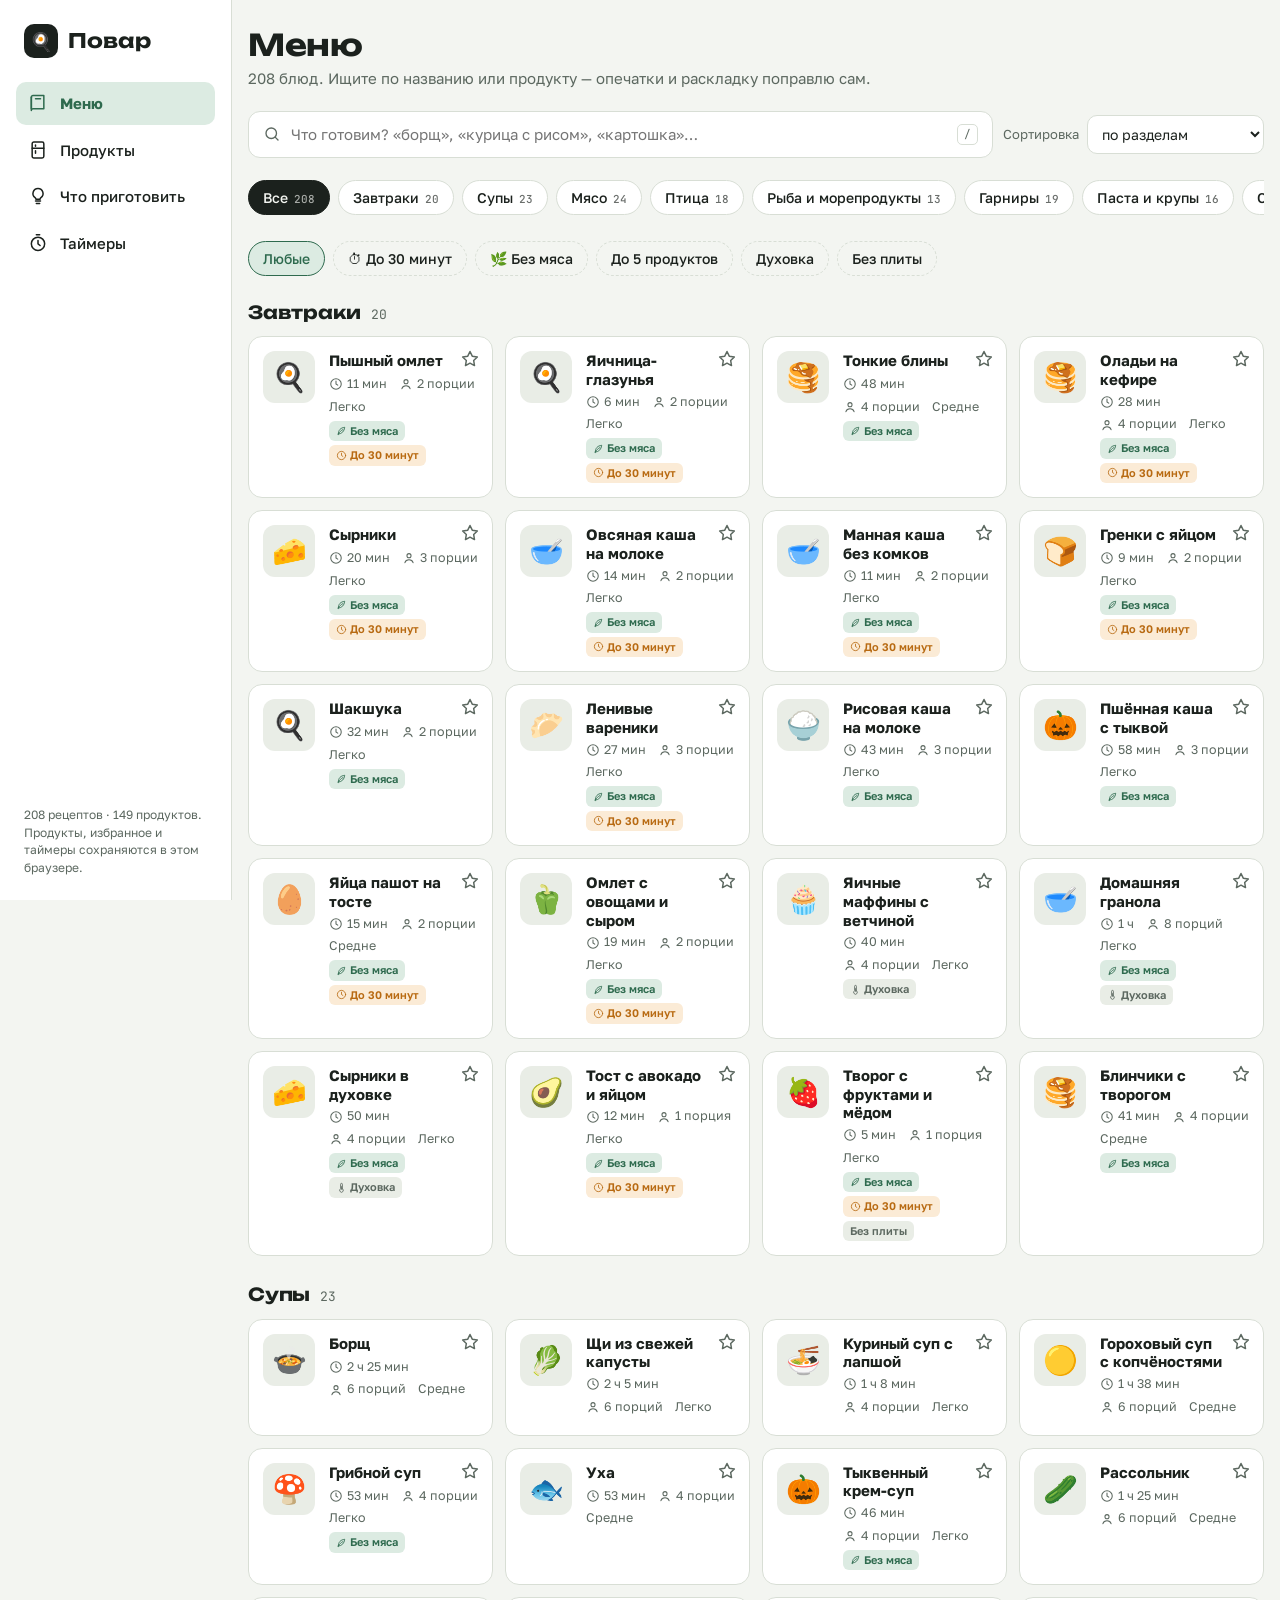
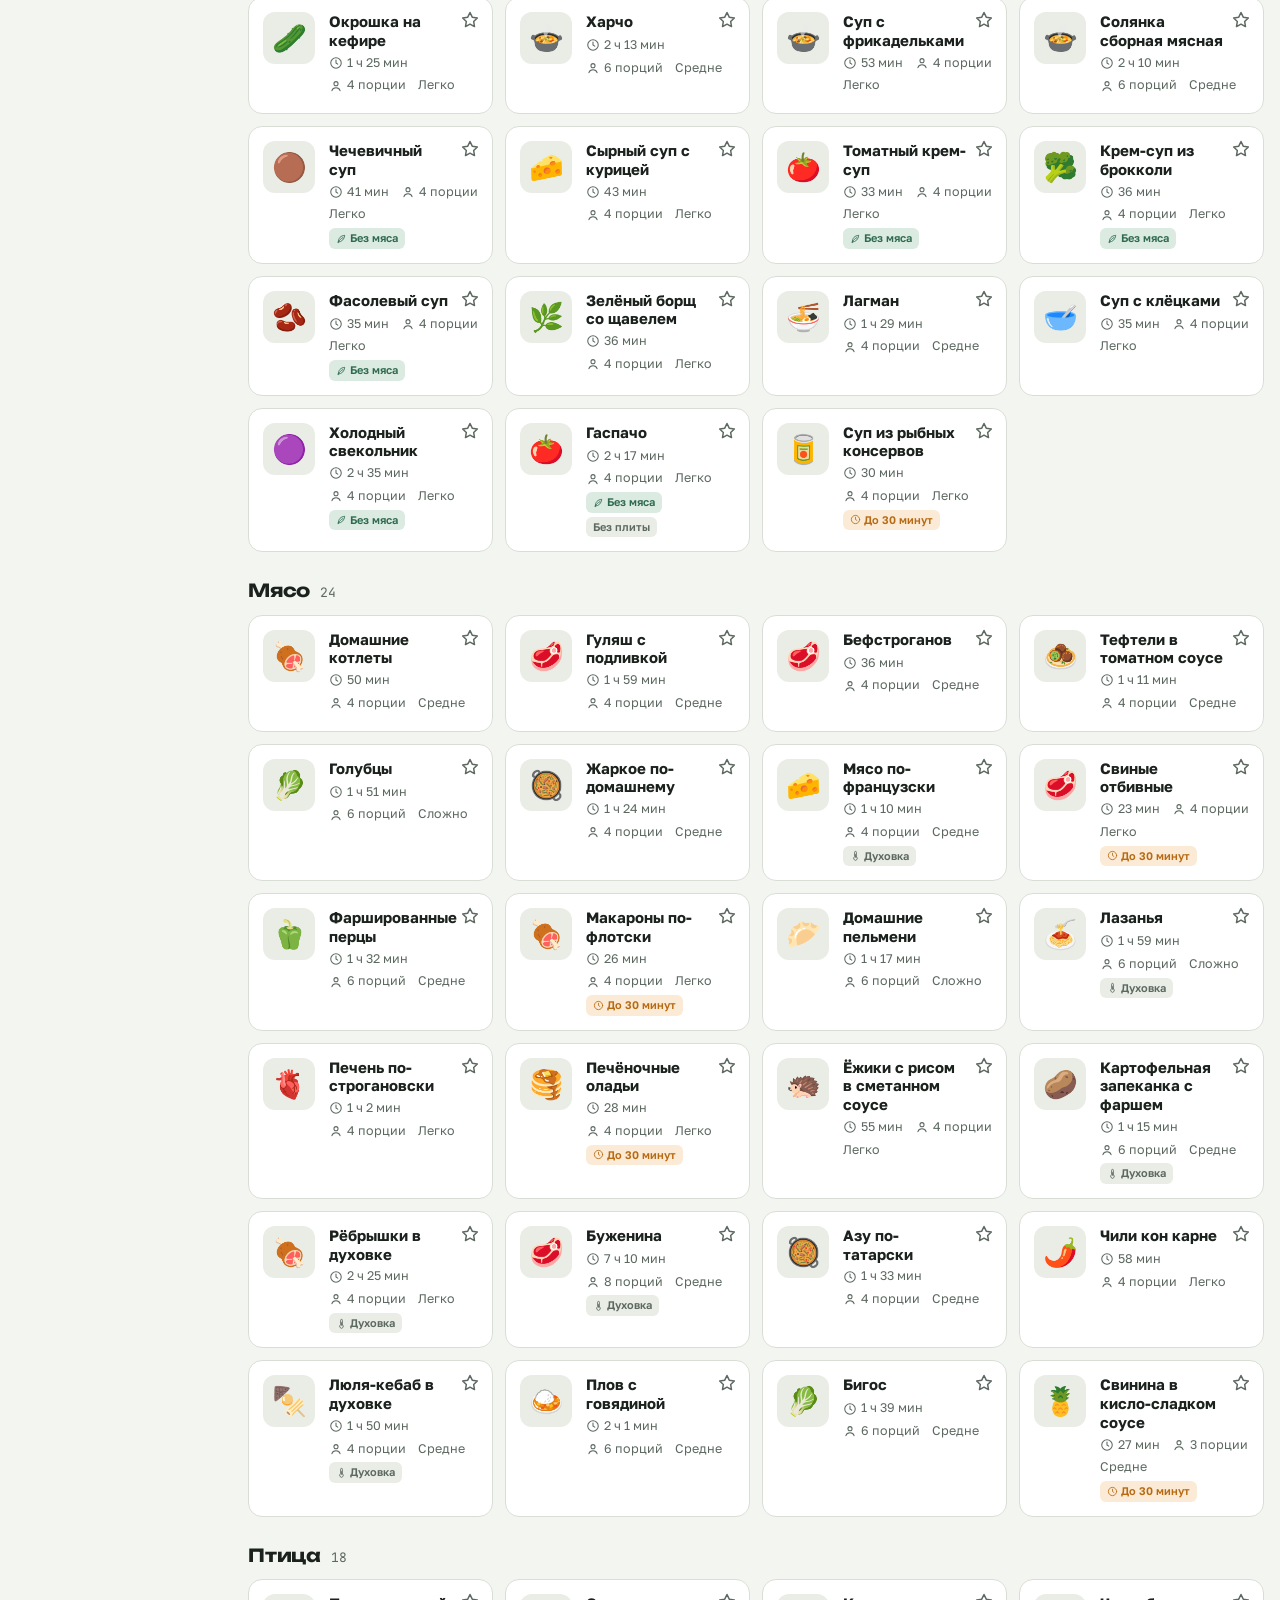
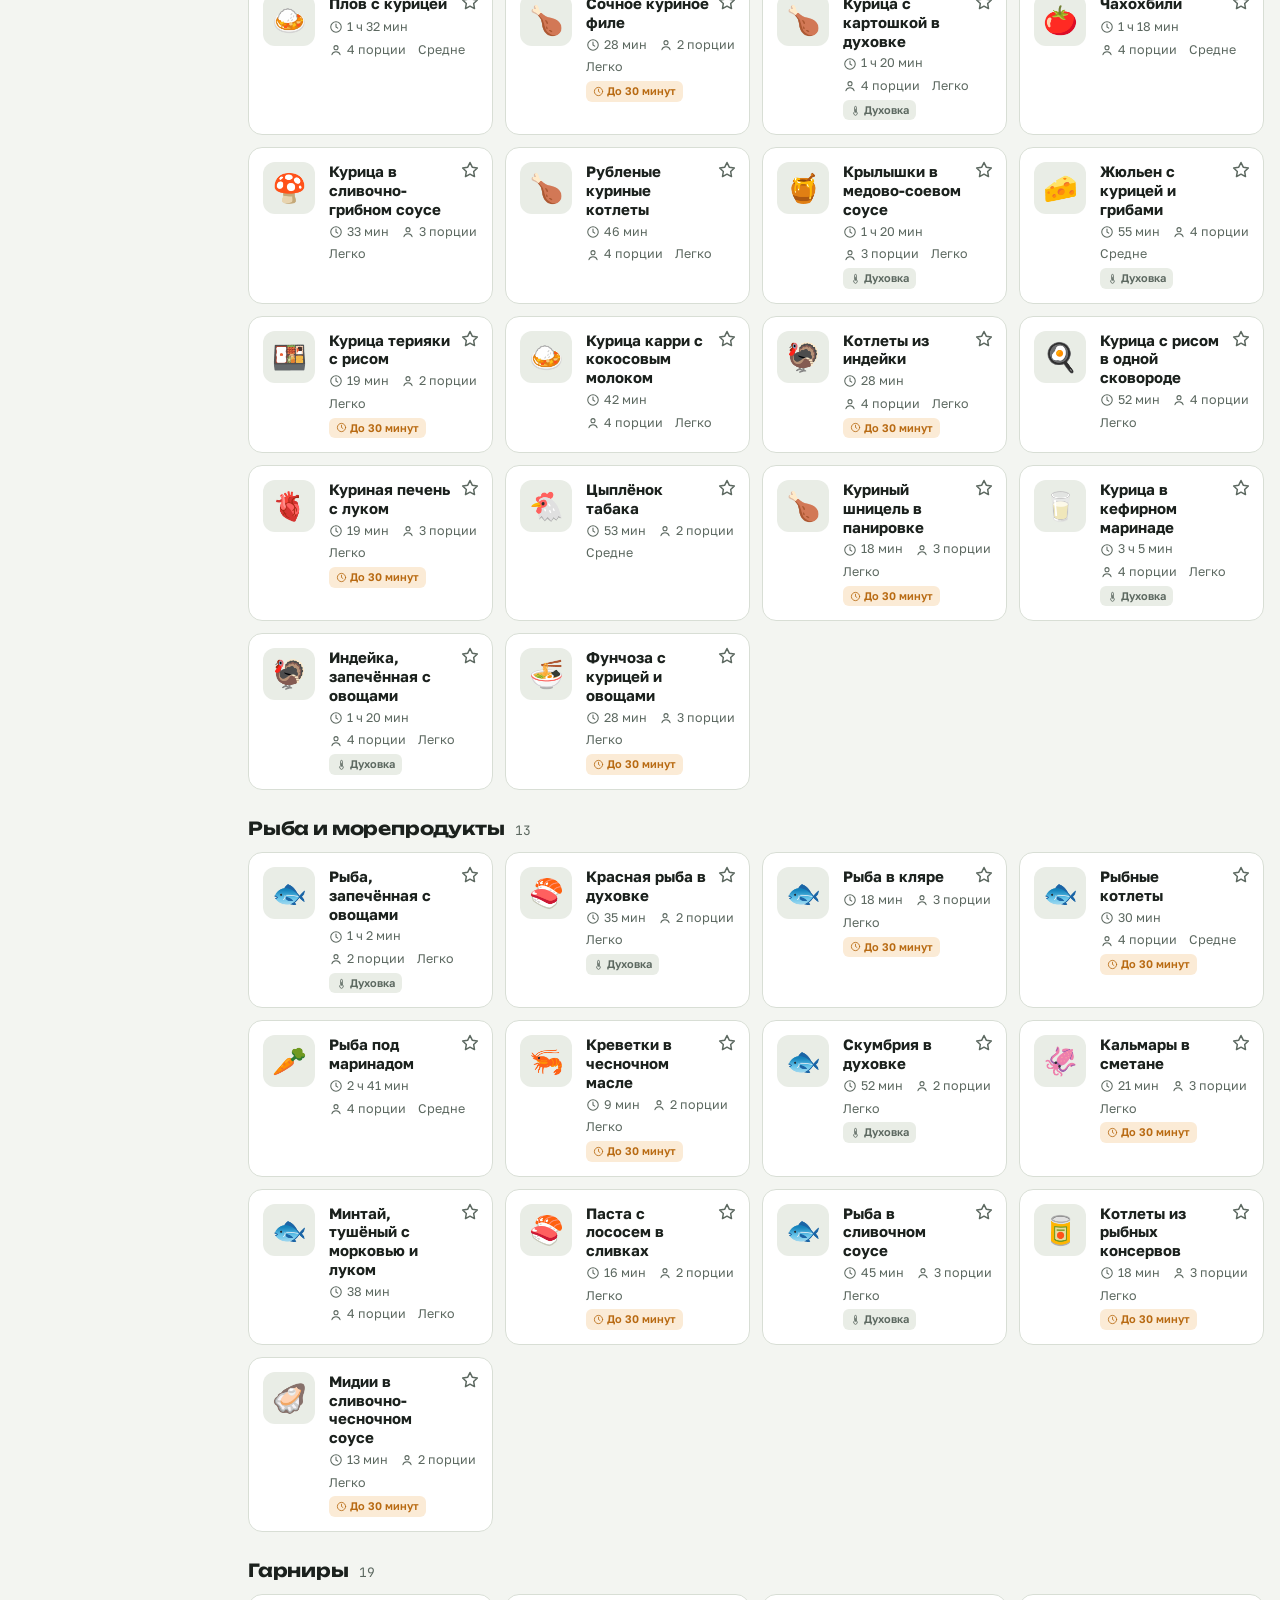
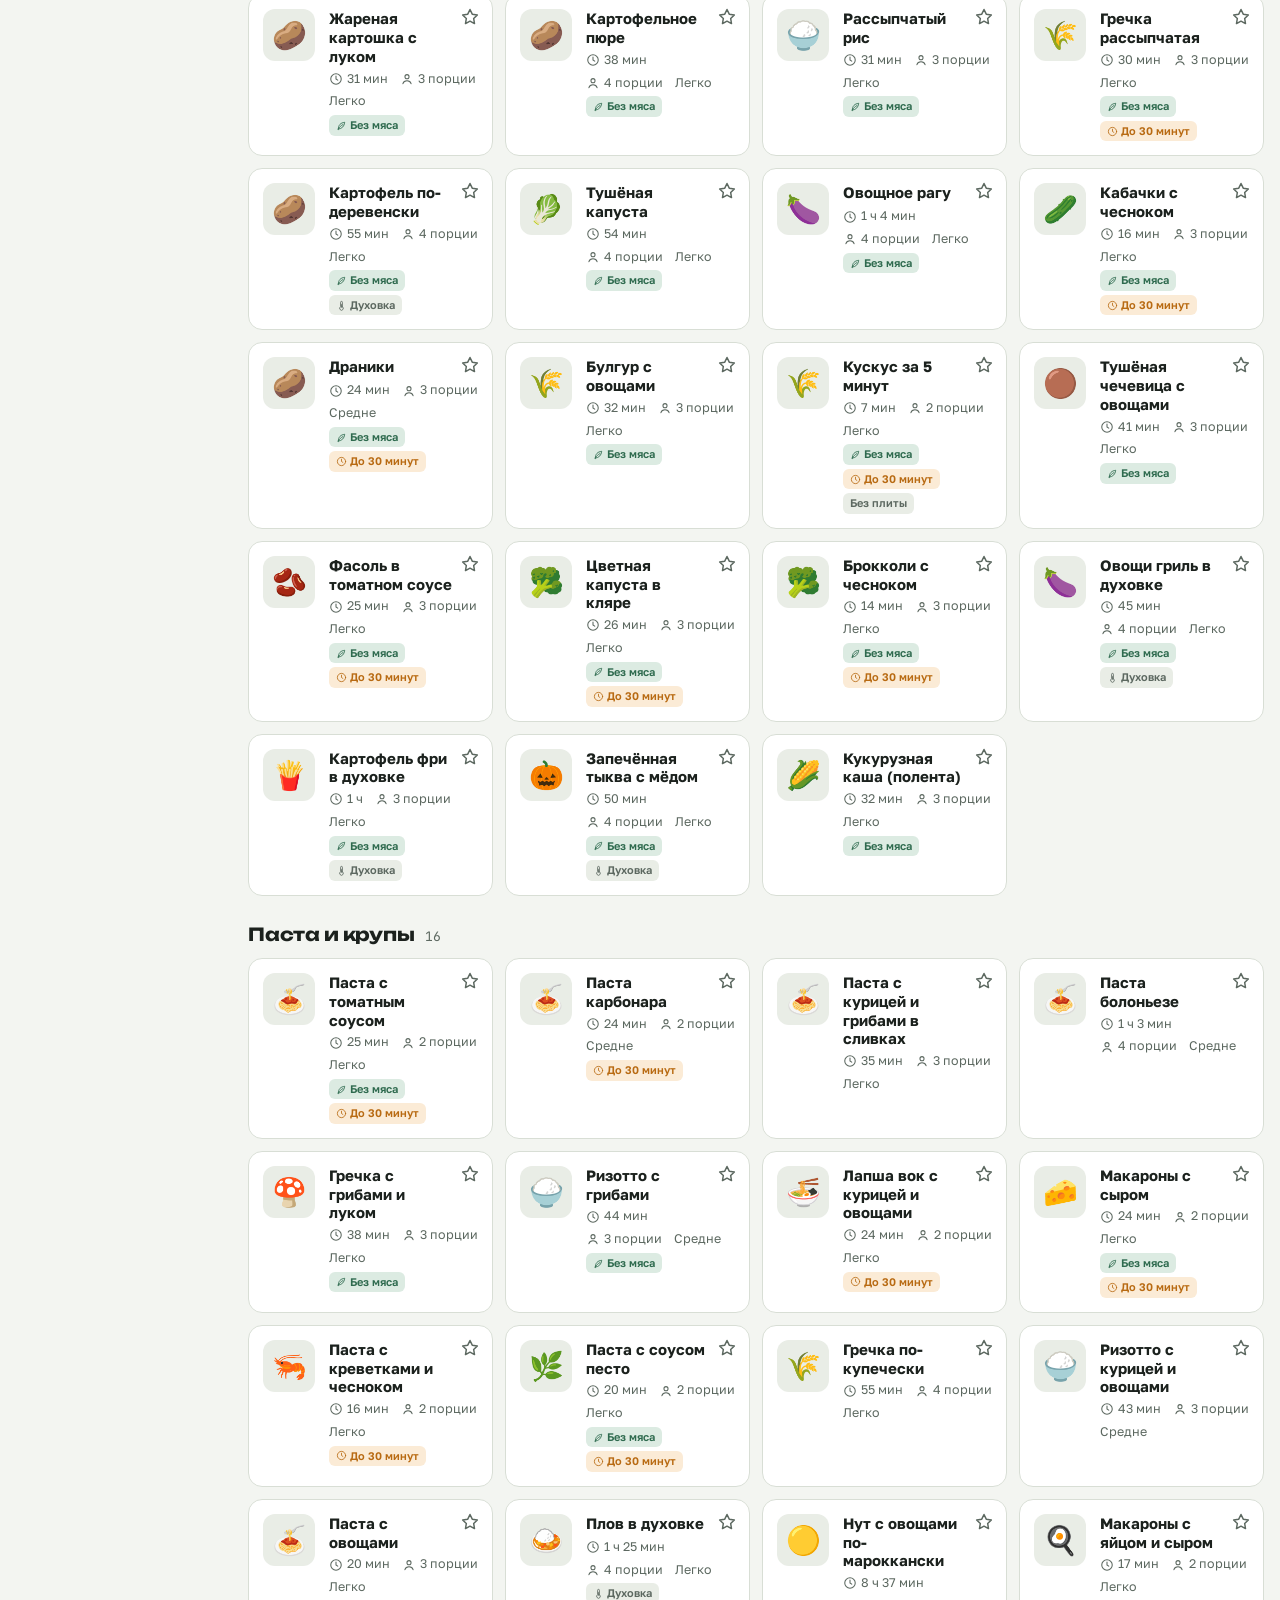
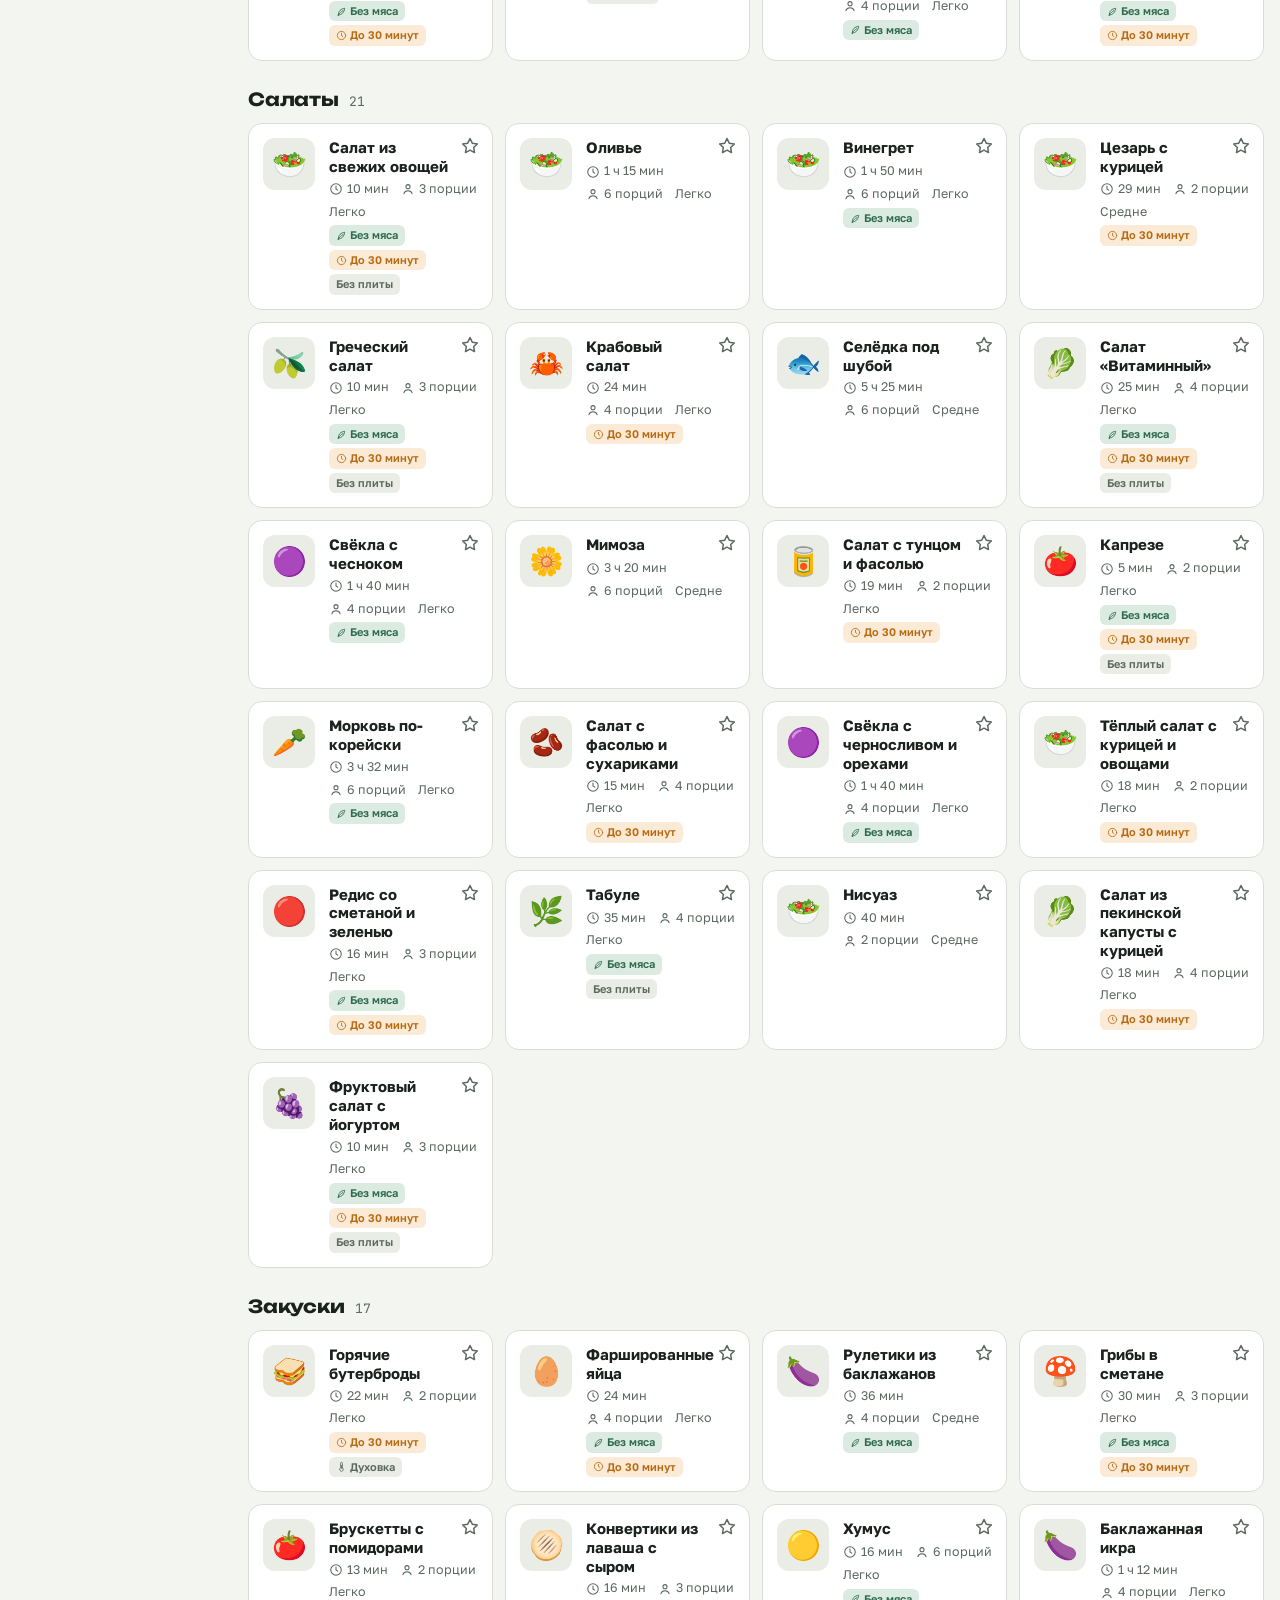
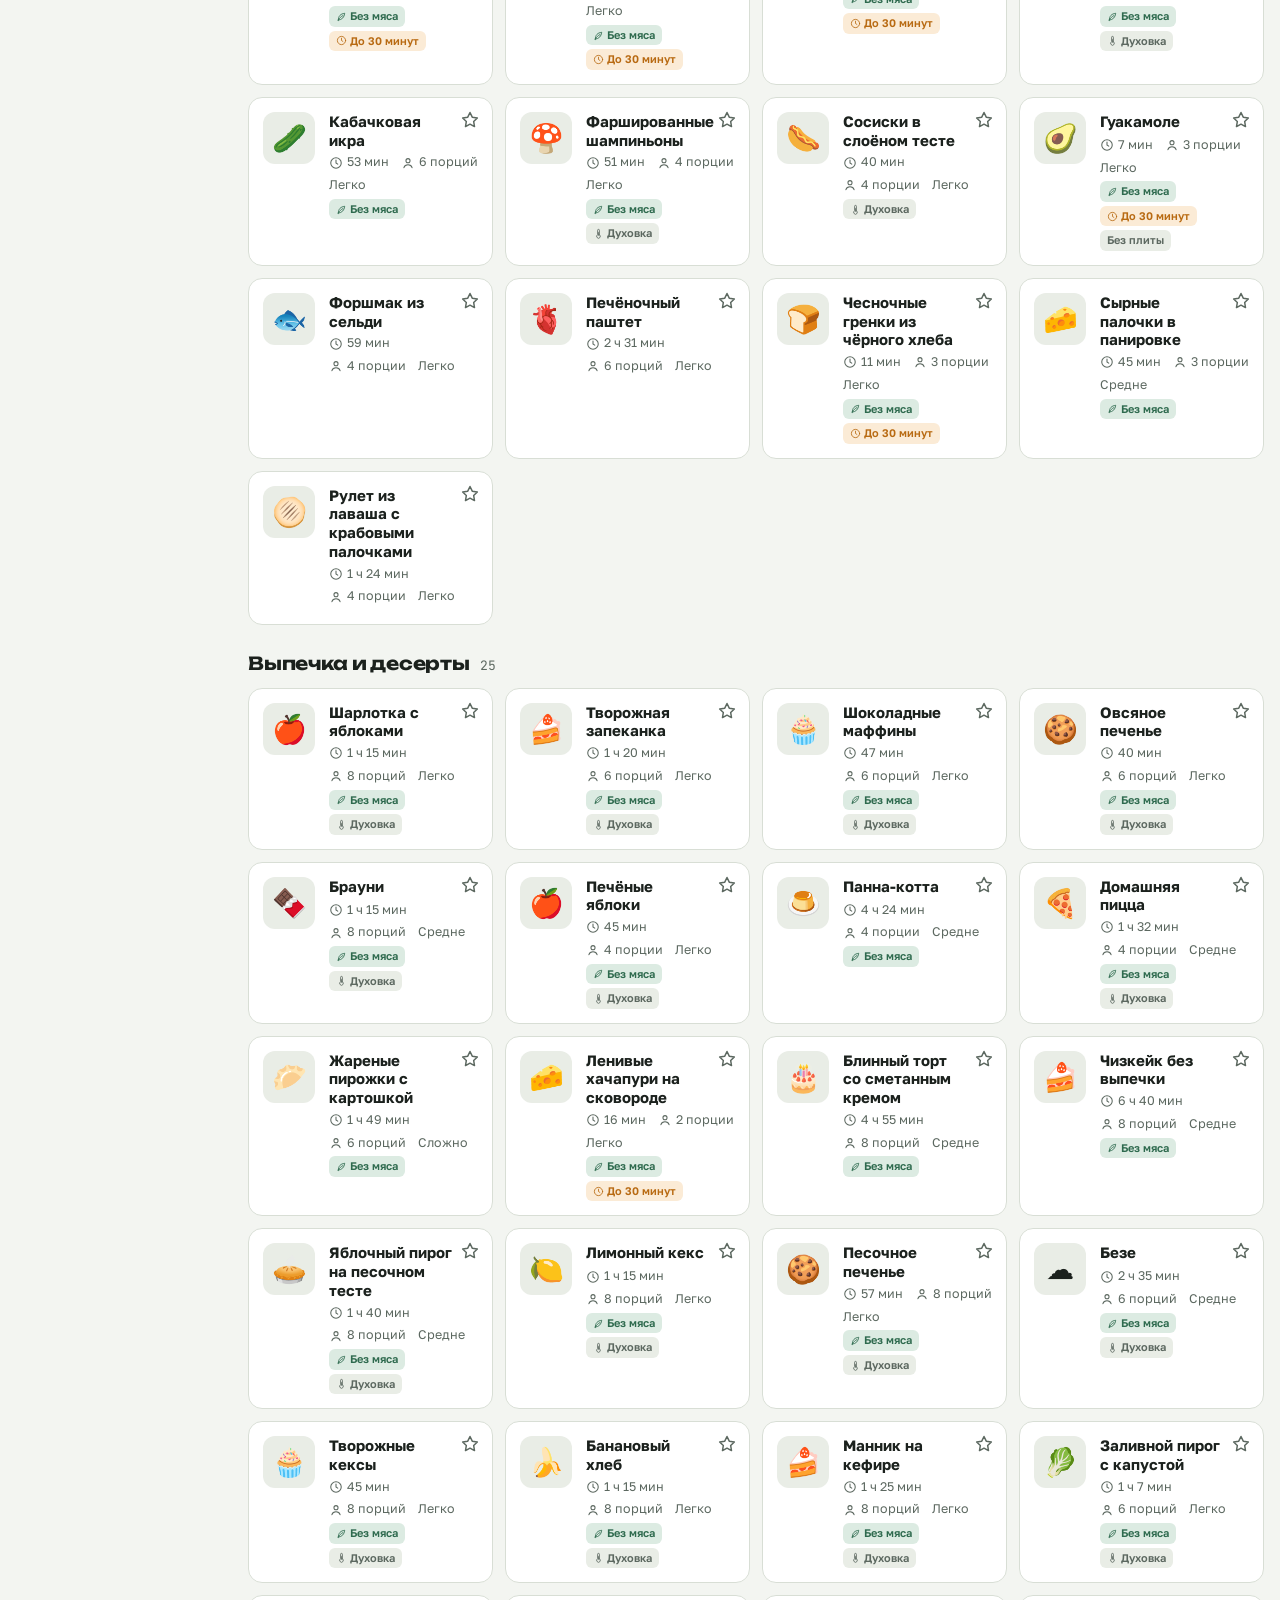
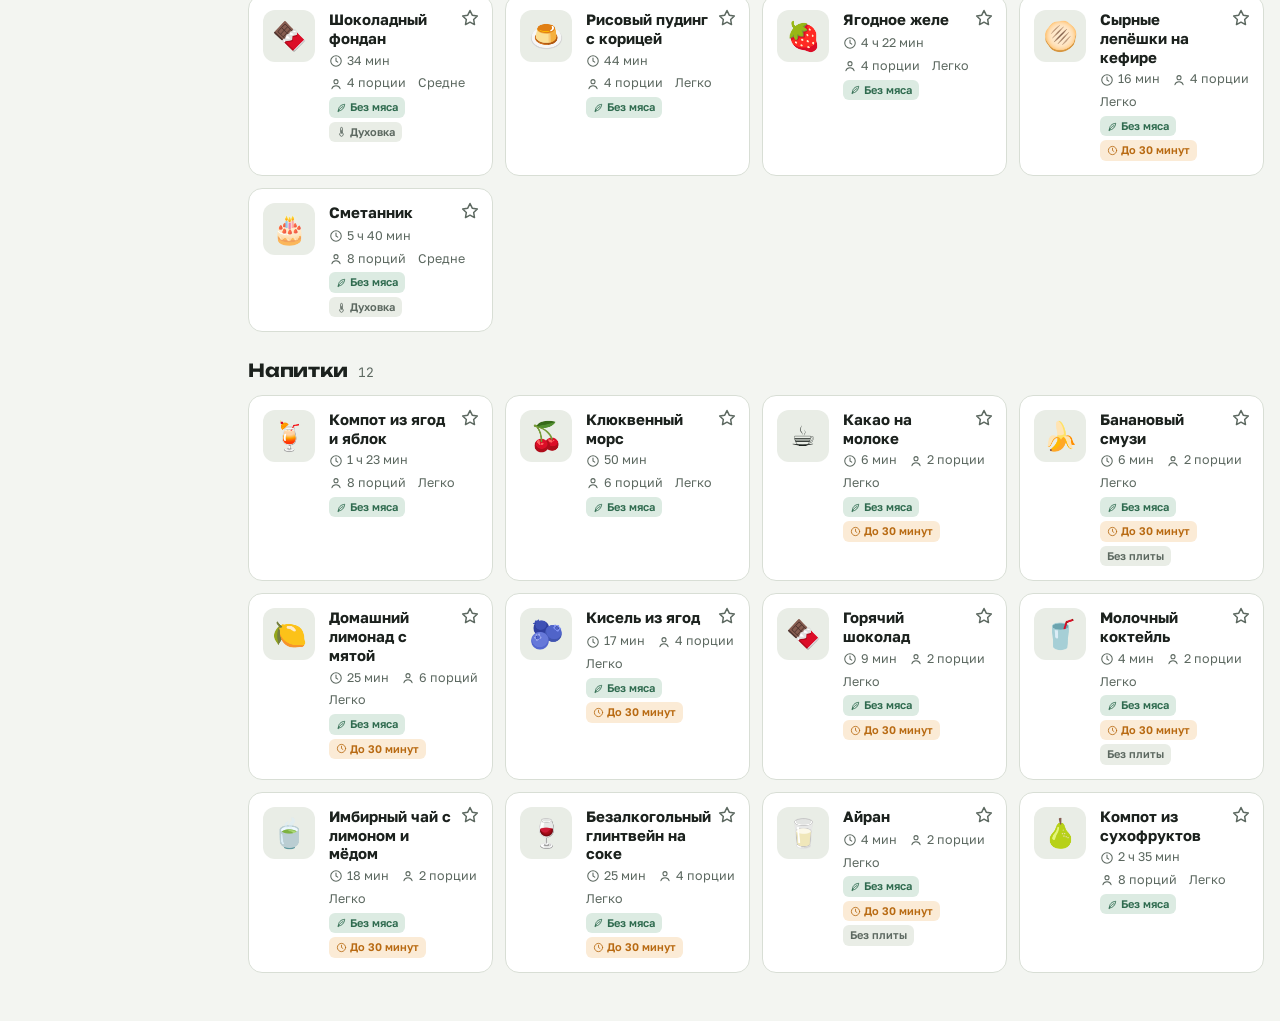
<file: web/index.html>
<!doctype html>
<html lang="ru">
<head>
<meta charset="utf-8">
<meta name="viewport" content="width=device-width,initial-scale=1,viewport-fit=cover">
<style>:root{padding-top:env(safe-area-inset-top,0px);padding-bottom:env(safe-area-inset-bottom,0px)}body{margin:0}img{max-width:100%}[hidden]{display:none!important}</style>
</head>
<body>
<title>Повар</title>
<meta name="claude:viewport-fit-sides" content="cover">
<meta name="description" content="Кухонный помощник: 89 рецептов с граммовкой, силой огня и временем, подбор блюд по продуктам и таймеры.">
<link rel="preconnect" href="https://fonts.googleapis.com">
<link rel="preconnect" href="https://fonts.gstatic.com" crossorigin>
<link rel="stylesheet" href="https://fonts.googleapis.com/css2?family=Unbounded:wght@500;700&family=Golos+Text:wght@400;500;600;700&family=JetBrains+Mono:wght@500;700&display=swap">
<style>
/* Раскладка: на компьютере — боковое меню и рабочая область; на телефоне — нижняя панель вкладок.
   Тон — «чугун и шалфей»: холодноватый светлый фон, зелёный акцент для действий, огненная шкала только для силы огня. */
:root{
  --bg:#F3F5F1; --surface:#FFFFFF; --sunk:#E9EDE6; --ink:#1B211D; --muted:#5C6860; --line:#D8DED5;
  --accent:#2E6A4E; --accent-ink:#FFFFFF; --accent-soft:#DCEBE2;
  --ok:#2E8B57; --warn:#B86A12; --warn-soft:#FBEBD6; --danger:#B3261E;
  --f1:#F2C14E; --f2:#F29A3A; --f3:#E8622C; --f4:#C9302C; --oven:#7A4FB5; --off:#C8CFC6;
  --display:"Unbounded", "Golos Text", system-ui, sans-serif;
  --body:"Golos Text", system-ui, -apple-system, "Segoe UI", Roboto, sans-serif;
  --mono:"JetBrains Mono", ui-monospace, "SF Mono", Menlo, monospace;
  --r:14px; --nav-h:64px;
}
@media (prefers-color-scheme: dark){ :root:not([data-theme="light"]){
  --bg:#121613; --surface:#1A201C; --sunk:#232A25; --ink:#E6ECE6; --muted:#98A49B; --line:#2D3530;
  --accent:#7CC59D; --accent-ink:#0F1A13; --accent-soft:#1F3328; --ok:#6FCB94; --warn:#F0A14A; --warn-soft:#3A2A16; --danger:#F28B82;
  --off:#3A433D; color-scheme:dark } }
:root[data-theme="dark"]{
  --bg:#121613; --surface:#1A201C; --sunk:#232A25; --ink:#E6ECE6; --muted:#98A49B; --line:#2D3530;
  --accent:#7CC59D; --accent-ink:#0F1A13; --accent-soft:#1F3328; --ok:#6FCB94; --warn:#F0A14A; --warn-soft:#3A2A16; --danger:#F28B82;
  --off:#3A433D; color-scheme:dark }

*{box-sizing:border-box}
html,body{background:var(--bg);color:var(--ink)}
body{font-family:var(--body);font-size:15px;line-height:1.5;-webkit-font-smoothing:antialiased}
button,input,select{font:inherit;color:inherit}
button{cursor:pointer}
:where(svg[aria-hidden]){width:1.15em;height:1.15em;flex:none}
.back svg{width:18px;height:18px}
:focus-visible{outline:2px solid var(--accent);outline-offset:2px;border-radius:6px}
h1,h2,h3{font-family:var(--display);font-weight:700;line-height:1.15;text-wrap:balance;margin:0;letter-spacing:-.01em}
h1{font-size:clamp(22px,3.2vw,30px)} h2{font-size:18px} h3{font-size:15px;font-family:var(--body);font-weight:700}
.muted{color:var(--muted)} .num{font-family:var(--mono);font-variant-numeric:tabular-nums}
.label{font-size:11px;letter-spacing:.08em;text-transform:uppercase;color:var(--muted);font-weight:600}

/* ---- каркас ---- */
.app{display:grid;grid-template-columns:232px minmax(0,1fr);min-height:100vh}
.side{position:sticky;top:0;height:100vh;padding:24px 16px;border-right:1px solid var(--line);display:flex;flex-direction:column;gap:24px;background:var(--surface)}
.brand{display:flex;align-items:center;gap:10px;font-family:var(--display);font-size:20px;font-weight:700;padding:0 8px}
.brand-mark{width:34px;height:34px;border-radius:10px;background:var(--ink);color:var(--bg);display:grid;place-items:center;font-size:18px}
.nav{display:flex;flex-direction:column;gap:4px}
.nav a{display:flex;align-items:center;gap:12px;padding:10px 12px;border-radius:10px;color:var(--ink);text-decoration:none;font-weight:500}
.nav a:hover{background:var(--sunk)}
.nav a[aria-current="page"]{background:var(--accent-soft);color:var(--accent);font-weight:700}
.nav svg{width:20px;height:20px;flex:none}
.nav .badge{margin-left:auto;background:var(--accent);color:var(--accent-ink);border-radius:20px;font-size:11px;padding:1px 7px;font-family:var(--mono)}
.side-foot{margin-top:auto;font-size:12px;color:var(--muted);padding:0 8px}
main{min-width:0;padding-block:28px 48px;padding-left:max(16px,env(safe-area-inset-left,0px));padding-right:max(16px,env(safe-area-inset-right,0px))}
.wrap{max-width:1180px;margin:0 auto;display:flex;flex-direction:column;gap:22px}
.wrap .wrap{width:100%}

@media (max-width:860px){
  .app{grid-template-columns:minmax(0,1fr)}
  .side{position:fixed;top:auto;bottom:0;left:0;right:0;height:auto;z-index:20;flex-direction:row;padding:6px max(8px,env(safe-area-inset-right,0px)) calc(6px + env(safe-area-inset-bottom,0px)) max(8px,env(safe-area-inset-left,0px));border-right:0;border-top:1px solid var(--line)}
  .brand,.side-foot{display:none}
  .nav{flex-direction:row;width:100%;justify-content:space-around}
  .nav a{flex-direction:column;gap:2px;padding:6px 4px;font-size:11px;flex:1;text-align:center;position:relative}
  .nav .badge{position:absolute;top:0;right:calc(50% - 22px);margin:0}
  main{padding-block:16px calc(var(--nav-h) + 80px + env(safe-area-inset-bottom,0px))}
}

/* ---- элементы ---- */
.btn{display:inline-flex;align-items:center;justify-content:center;gap:8px;border:1px solid var(--line);background:var(--surface);border-radius:10px;padding:9px 14px;font-weight:600;font-size:14px;text-decoration:none;color:var(--ink);transition:background .15s}
.btn:hover{background:var(--sunk)}
.btn.primary{background:var(--accent);border-color:var(--accent);color:var(--accent-ink)}
.btn.primary:hover{filter:brightness(1.07)}
.btn.ghost{border-color:transparent;background:transparent}
.btn.small{padding:5px 10px;font-size:13px}
.btn:disabled{opacity:.45;cursor:not-allowed}
.btn svg{width:18px;height:18px}
.chips{display:flex;gap:8px;overflow-x:auto;padding-bottom:4px;scrollbar-width:none}
.chips::-webkit-scrollbar{display:none}
.chip{flex:none;border:1px solid var(--line);background:var(--surface);border-radius:999px;padding:6px 14px;font-size:14px;font-weight:500;white-space:nowrap}
.chip[aria-pressed="true"]{background:var(--ink);color:var(--bg);border-color:var(--ink)}
.field{display:flex;align-items:center;gap:10px;background:var(--surface);border:1px solid var(--line);border-radius:12px;padding:0 14px;min-width:0}
.field input{border:0;background:transparent;padding:11px 0;outline:none;width:100%;min-width:0}
.field svg{width:18px;height:18px;color:var(--muted);flex:none}
.toolbar{display:flex;gap:10px;flex-wrap:wrap;align-items:center}
.toolbar .field{flex:1 1 260px}
.toggle{display:inline-flex;align-items:center;gap:8px;font-size:14px;font-weight:500;user-select:none}
.toggle input{accent-color:var(--accent);width:18px;height:18px}
.panel{background:var(--surface);border:1px solid var(--line);border-radius:var(--r);padding:18px}
.page-head{display:flex;align-items:flex-end;justify-content:space-between;gap:12px;flex-wrap:wrap}
.page-head p{margin:4px 0 0}

/* ---- карточки рецептов ---- */
.grid{display:grid;grid-template-columns:repeat(auto-fill,minmax(240px,1fr));gap:12px}
.card{display:flex;gap:14px;align-items:flex-start;background:var(--surface);border:1px solid var(--line);border-radius:var(--r);padding:14px;text-decoration:none;color:inherit;transition:border-color .15s, transform .15s}
.card:hover{border-color:var(--accent);transform:translateY(-1px)}
.dish{flex:none;width:52px;height:52px;border-radius:12px;background:var(--sunk);display:grid;place-items:center;font-size:28px}
.card-body{min-width:0;display:flex;flex-direction:column;gap:4px}
.card-title{font-weight:700;line-height:1.25}
.meta{display:flex;flex-wrap:wrap;gap:4px 12px;font-size:12.5px;color:var(--muted)}
.meta span{display:inline-flex;align-items:center;gap:4px}
.meta svg{width:14px;height:14px}
.have{font-size:12px;font-weight:600}
.have.ok{color:var(--ok)} .have.part{color:var(--warn)}
.bar{height:5px;border-radius:5px;background:var(--sunk);overflow:hidden}
.bar i{display:block;height:100%;background:var(--warn);border-radius:5px}
.bar.ok i{background:var(--ok)}
.section-title{display:flex;align-items:baseline;gap:10px}
.section-title .num{color:var(--muted);font-size:13px}
.empty{padding:28px;text-align:center;color:var(--muted);border:1px dashed var(--line);border-radius:var(--r)}

/* ---- рецепт ---- */
.back{display:inline-flex;align-items:center;gap:6px;color:var(--muted);text-decoration:none;font-weight:500;font-size:14px}
.back:hover{color:var(--ink)}
.hero{display:flex;gap:18px;align-items:center;flex-wrap:wrap}
.hero .dish{width:84px;height:84px;font-size:46px;border-radius:20px}
.hero-text{flex:1 1 280px;min-width:0;display:flex;flex-direction:column;gap:8px}
.facts{display:flex;flex-wrap:wrap;gap:8px}
.fact{display:inline-flex;align-items:center;gap:6px;background:var(--surface);border:1px solid var(--line);border-radius:999px;padding:4px 12px;font-size:13px;font-weight:500}
.fact svg{width:15px;height:15px;color:var(--muted)}
.detail{display:grid;grid-template-columns:minmax(0,380px) minmax(0,1fr);gap:20px;align-items:start}
.detail .col{display:flex;flex-direction:column;gap:16px;min-width:0}
.sticky{position:sticky;top:20px}
@media (max-width:980px){ .detail{grid-template-columns:minmax(0,1fr)} .sticky{position:static} }
.servings{display:flex;align-items:center;justify-content:space-between;gap:12px;flex-wrap:wrap}
.stepper{display:inline-flex;align-items:center;border:1px solid var(--line);border-radius:12px;overflow:hidden;background:var(--bg)}
.stepper button{width:44px;height:44px;border:0;background:transparent;font-size:22px;line-height:1}
.stepper button:hover{background:var(--sunk)}
.stepper output{min-width:56px;text-align:center;font-family:var(--mono);font-size:20px;font-weight:700}
.note{font-size:13px;color:var(--muted);margin:10px 0 0}
.ing{list-style:none;margin:0;padding:0}
.ing li{display:grid;grid-template-columns:28px minmax(0,1fr) auto 20px;gap:10px;align-items:center;padding:9px 0;border-bottom:1px solid var(--line)}
.ing li:last-child{border-bottom:0}
.ing .nm{min-width:0}
.ing .nm small{display:block;color:var(--muted);font-size:12px;line-height:1.3}
.ing .opt{font-size:11px;color:var(--muted);margin-left:6px}
.ing .amt{text-align:right;font-family:var(--mono);font-weight:700;font-size:14px;white-space:nowrap}
.ing .amt small{display:block;font-weight:500;color:var(--muted);font-size:11.5px}
.dot{width:16px;height:16px;border-radius:50%;border:2px solid var(--off)}
.dot.on{border-color:var(--ok);background:var(--ok);box-shadow:inset 0 0 0 3px var(--surface)}
.ware{display:flex;flex-wrap:wrap;gap:8px;list-style:none;margin:0;padding:0}
.ware li{display:inline-flex;align-items:center;gap:6px;background:var(--sunk);border-radius:8px;padding:5px 10px;font-size:13.5px}
.steps{list-style:none;margin:0;padding:0;display:flex;flex-direction:column;gap:12px;counter-reset:s}
.step{background:var(--surface);border:1px solid var(--line);border-radius:var(--r);padding:16px;display:grid;grid-template-columns:36px minmax(0,1fr);gap:4px 14px}
.step-n{grid-row:span 3;width:36px;height:36px;border-radius:50%;background:var(--sunk);display:grid;place-items:center;font-family:var(--mono);font-weight:700}
.step p{margin:0;font-size:15.5px}
.step-meta{display:flex;flex-wrap:wrap;align-items:center;gap:10px 16px;margin-top:8px}
.par{font-size:12px;font-weight:600;color:var(--accent);background:var(--accent-soft);padding:2px 8px;border-radius:6px;width:fit-content}
.tips{margin:0;padding-left:18px;display:flex;flex-direction:column;gap:6px}

/* ---- шкала огня: 9 делений, как на конфорке ---- */
.heat{display:inline-flex;align-items:center;gap:10px;font-size:13px;font-weight:600}
.dial{display:inline-flex;gap:2px;align-items:flex-end;height:18px}
.dial i{width:5px;border-radius:2px;background:var(--off)}
.dial i:nth-child(1){height:6px}.dial i:nth-child(2){height:7px}.dial i:nth-child(3){height:8px}.dial i:nth-child(4){height:10px}.dial i:nth-child(5){height:11px}.dial i:nth-child(6){height:13px}.dial i:nth-child(7){height:14px}.dial i:nth-child(8){height:16px}.dial i:nth-child(9){height:18px}
.dial i.l1{background:var(--f1)} .dial i.l2{background:var(--f2)} .dial i.l3{background:var(--f3)} .dial i.l4{background:var(--f4)}
.heat .hint{font-weight:500;color:var(--muted)}
.oven{display:inline-flex;align-items:center;gap:6px;color:var(--oven);font-weight:700;font-size:13px}
.oven svg{width:18px;height:18px}
.time{display:inline-flex;align-items:center;gap:5px;font-size:13px;color:var(--muted);font-weight:500}
.time svg{width:15px;height:15px}
.tbtn{margin-left:auto}
.running{margin-left:auto;font-family:var(--mono);font-weight:700;color:var(--accent);font-size:15px}

/* ---- продукты ---- */
.scan{display:grid;grid-template-columns:repeat(2,minmax(0,1fr));gap:12px}
.scan-btn{position:relative;display:flex;flex-direction:column;align-items:flex-start;gap:6px;padding:18px;border-radius:var(--r);background:var(--ink);color:var(--bg);border:0;text-align:left;overflow:hidden}
.scan-btn.alt{background:var(--surface);color:var(--ink);border:1px solid var(--line)}
.scan-btn strong{font-size:16px}
.scan-btn span{font-size:13px;opacity:.75}
.scan-btn svg{width:26px;height:26px}
.scan-btn input{position:absolute;inset:0;opacity:0;cursor:pointer}
@media (max-width:520px){ .scan{grid-template-columns:minmax(0,1fr)} }
.pgrid{display:grid;grid-template-columns:repeat(auto-fill,minmax(170px,1fr));gap:8px}
.pitem{display:flex;align-items:center;gap:10px;padding:10px 12px;border:1px solid var(--line);border-radius:12px;background:var(--surface);text-align:left;font-size:14px;font-weight:500;min-width:0}
.pitem span.t{min-width:0;overflow-wrap:anywhere}
.pitem[aria-pressed="true"]{border-color:var(--ok);background:color-mix(in srgb,var(--ok) 12%,var(--surface))}
.pitem .dot{margin-left:auto;flex:none}
.basics{display:flex;flex-wrap:wrap;gap:6px 14px;color:var(--muted);font-size:14px}
.scanbox{display:grid;grid-template-columns:minmax(0,220px) minmax(0,1fr);gap:18px;align-items:start}
.scanbox img{width:100%;border-radius:12px;max-height:260px;object-fit:cover}
@media (max-width:640px){ .scanbox{grid-template-columns:minmax(0,1fr)} }
.spinner{width:18px;height:18px;border:2px solid var(--line);border-top-color:var(--accent);border-radius:50%;animation:spin .8s linear infinite;display:inline-block;vertical-align:middle}
@keyframes spin{to{transform:rotate(360deg)}}
.err{color:var(--danger);font-weight:500}

/* ---- идеи ---- */
.advice{background:var(--accent-soft);border-radius:var(--r);padding:18px 20px;display:flex;flex-direction:column;gap:8px}
.advice h2{color:var(--accent)}
.advice p{margin:0}
.ai-out{white-space:pre-wrap;margin:0;font-size:14.5px}
.miss{font-size:12.5px;color:var(--warn);font-weight:500}
.sub{font-size:12px;color:var(--muted)}

/* ---- таймеры ---- */
.tgrid{display:grid;grid-template-columns:repeat(auto-fill,minmax(260px,1fr));gap:12px}
.timer{display:flex;align-items:center;gap:14px;background:var(--surface);border:1px solid var(--line);border-radius:var(--r);padding:14px}
.timer.done{border-color:var(--ok);background:color-mix(in srgb,var(--ok) 10%,var(--surface))}
.ring{flex:none;width:56px;height:56px}
.ring circle{fill:none;stroke-width:6}
.ring .bg{stroke:var(--sunk)} .ring .fg{stroke:var(--accent);stroke-linecap:round;transition:stroke-dashoffset .25s linear}
.timer.done .ring .fg{stroke:var(--ok)}
.timer .tt{min-width:0;flex:1}
.timer .tt div:first-child{font-size:13.5px;font-weight:500;overflow-wrap:anywhere}
.timer .big{font-family:var(--mono);font-size:24px;font-weight:700}
.timer .acts{display:flex;gap:6px}
.icon-btn{width:38px;height:38px;border-radius:50%;border:1px solid var(--line);background:var(--bg);display:grid;place-items:center;font-weight:700;font-size:13px;font-family:var(--mono)}
.icon-btn:hover{background:var(--sunk)}
.icon-btn svg{width:18px;height:18px}
.presets{display:grid;grid-template-columns:repeat(auto-fill,minmax(84px,1fr));gap:8px}
.presets button{padding:12px 0;border:1px solid var(--line);border-radius:10px;background:var(--surface);font-family:var(--mono);font-weight:700}
.presets button:hover{border-color:var(--accent)}
.custom{display:flex;flex-wrap:wrap;gap:10px;align-items:center}
.custom .field{flex:1 1 220px}
.custom .mm{display:flex;align-items:center;gap:6px}
.custom .mm input{width:64px;padding:10px;border:1px solid var(--line);border-radius:10px;background:var(--surface);text-align:center;font-family:var(--mono)}
.cheat{list-style:none;margin:0;padding:0;display:grid;grid-template-columns:repeat(auto-fill,minmax(230px,1fr));gap:0 24px}
.cheat li{display:flex;align-items:center;gap:10px;padding:8px 0;border-bottom:1px solid var(--line)}
.cheat li span:first-child{flex:1}

/* плавающая полоса таймеров */
.dock{position:fixed;z-index:15;right:max(16px,env(safe-area-inset-right,0px));bottom:calc(16px + env(safe-area-inset-bottom,0px));display:flex;flex-direction:column;gap:6px;align-items:flex-end;max-width:calc(100% - 32px)}
.dock a{display:flex;align-items:center;gap:8px;background:var(--ink);color:var(--bg);border-radius:999px;padding:8px 14px;text-decoration:none;font-size:13px;max-width:100%;box-shadow:0 6px 20px rgba(0,0,0,.18)}
.dock a.done{background:var(--ok);color:#fff;animation:pulse 1s ease-in-out infinite alternate}
.dock a span.n{overflow:hidden;text-overflow:ellipsis;white-space:nowrap;min-width:0}
.dock a b{font-family:var(--mono)}
@keyframes pulse{to{transform:scale(1.04)}}
@media (max-width:860px){ .dock{bottom:calc(var(--nav-h) + 12px + env(safe-area-inset-bottom,0px))} }

/* ---- режим готовки ---- */
.cook{position:fixed;inset:0;z-index:40;background:var(--bg);display:flex;flex-direction:column;padding:calc(12px + env(safe-area-inset-top,0px)) max(16px,env(safe-area-inset-right,0px)) calc(12px + env(safe-area-inset-bottom,0px)) max(16px,env(safe-area-inset-left,0px))}
.cook-top{display:flex;align-items:center;gap:12px}
.cook-top h2{flex:1;min-width:0;font-size:16px;overflow:hidden;text-overflow:ellipsis;white-space:nowrap}
.progress{height:4px;background:var(--sunk);border-radius:4px;margin:12px 0;overflow:hidden}
.progress i{display:block;height:100%;background:var(--accent);transition:width .25s}
.cook-body{flex:1;overflow-y:auto;display:flex;flex-direction:column;align-items:center;justify-content:center;gap:22px;text-align:center;padding:8px 0}
.cook-body .k{font-family:var(--mono);color:var(--accent);font-weight:700}
.cook-body .txt{font-size:clamp(20px,3.4vw,30px);line-height:1.35;max-width:30ch;font-weight:500;text-wrap:balance}
.cook-body .heat{font-size:15px}
.cook-body .dial{height:26px}.cook-body .dial i{width:8px}
.cook-clock{font-family:var(--mono);font-size:clamp(48px,10vw,84px);font-weight:700;line-height:1}
.cook-prep{width:100%;max-width:620px;text-align:left}
.cook-nav{display:flex;gap:10px;justify-content:space-between}
.cook-nav .btn{padding:14px 18px;font-size:15px}
@media (prefers-reduced-motion: reduce){ *{animation:none!important;transition:none!important} }

/* ===== Дополнения: поиск, избранное, покупки, подсказки ===== */
.block{display:flex;flex-direction:column;gap:12px;width:100%;min-width:0}
.results{display:flex;flex-direction:column;gap:28px;min-width:0}
.toolbar .field.grow{flex:1 1 280px}
.wrap>.field{flex:none}
.field kbd{font-family:var(--mono);font-size:11px;color:var(--muted);border:1px solid var(--line);border-radius:5px;padding:1px 6px}
.field .clear{border:0;background:transparent;color:var(--muted);display:grid;place-items:center;padding:4px;border-radius:50%}
.field .clear:hover{background:var(--sunk);color:var(--ink)}
.select{display:inline-flex;align-items:center;gap:8px;font-size:13px;color:var(--muted);white-space:nowrap}
.select select{border:1px solid var(--line);background:var(--surface);border-radius:10px;padding:9px 10px;font-size:14px;color:var(--ink)}
.chip small{font-family:var(--mono);font-size:11px;opacity:.65;margin-left:2px}
.chip.ghost{background:transparent;border-style:dashed}
.chip.ghost[aria-pressed="true"]{background:var(--accent-soft);color:var(--accent);border:1px solid var(--accent)}
.hintbar{display:flex;align-items:center;gap:8px;font-size:13.5px;color:var(--muted);background:var(--warn-soft);border-radius:10px;padding:8px 12px}
.hintbar svg{color:var(--warn);flex:none}
.hintbar b{color:var(--ink)}
.linkbtn{border:0;background:transparent;color:var(--accent);font-weight:600;padding:0;text-decoration:underline;text-underline-offset:3px;font-size:inherit}
.empty p{margin:0 0 8px}
.card{position:relative}
.card-top{display:flex;align-items:flex-start;gap:6px}
.card-top .card-title{flex:1;min-width:0}
.fav{border:0;background:transparent;color:var(--muted);padding:2px;margin:-4px -4px 0 0;border-radius:50%;display:grid;place-items:center;flex:none}
.fav svg{width:20px;height:20px}
.fav:hover{color:var(--warn);background:var(--sunk)}
.fav.on{color:var(--warn)}
.tags{display:flex;flex-wrap:wrap;gap:4px}
.tag{display:inline-flex;align-items:center;gap:3px;font-size:11px;font-weight:600;padding:2px 7px;border-radius:6px;background:var(--sunk);color:var(--muted)}
.tag svg{width:11px;height:11px}
.tag.t-veg{background:var(--accent-soft);color:var(--accent)}
.tag.t-quick{background:var(--warn-soft);color:var(--warn)}
.facts .tag{font-size:12px;padding:4px 10px;border-radius:999px}
.hero-acts{display:flex;flex-wrap:wrap;gap:8px;align-items:center}
.btn.on{border-color:var(--warn);color:var(--warn);background:var(--warn-soft)}
.ing .subs{color:var(--warn)}
.ing button.dot{padding:0;cursor:pointer;background:transparent}
.ing button.dot.on{background:var(--ok)}
.ing button.dot:disabled{cursor:default;opacity:.6}
.step-n{border:0;cursor:pointer;color:var(--ink)}
.step-n:hover{background:var(--accent-soft);color:var(--accent)}
.step-n svg{width:18px;height:18px}
.step.done{opacity:.55}
.step.done .step-n{background:var(--ok);color:#fff}
.step.done p{text-decoration:line-through;text-decoration-color:var(--muted)}
.tips-panel{background:var(--warn-soft);border-color:transparent}
.minelist{display:flex;flex-wrap:wrap;gap:6px}
.minechip{display:inline-flex;align-items:center;gap:4px;border:1px solid var(--line);background:var(--bg);border-radius:999px;padding:5px 10px 5px 8px;font-size:13.5px}
.minechip span{color:var(--muted);margin-left:2px}
.minechip:hover{border-color:var(--danger);color:var(--danger)}
.shop{border-color:var(--accent);background:color-mix(in srgb,var(--accent) 6%,var(--surface))}
.shop h2{display:inline-flex;align-items:center;gap:8px}
.shop h2 svg{width:20px;height:20px}
.shoplist,.unlock{display:grid;grid-template-columns:repeat(auto-fill,minmax(190px,1fr));gap:8px}
.unlock .pitem .t small{display:block;color:var(--accent);font-weight:600;font-size:12px}
.unlock .pitem svg{width:18px;height:18px;margin-left:auto;flex:none;color:var(--accent)}
.unlock .pitem:disabled{opacity:.55;cursor:default}
.pitem[data-act="bought"]:hover .dot{border-color:var(--ok);background:var(--ok)}
.badge.alt{background:var(--warn)}
details.panel summary{cursor:pointer;font-weight:600;list-style:none;display:flex;align-items:center;gap:8px}
details.panel summary::before{content:"";width:7px;height:7px;border-right:2px solid var(--muted);border-bottom:2px solid var(--muted);transform:rotate(-45deg);transition:transform .15s;flex:none}
details.panel[open] summary::before{transform:rotate(45deg)}
.nextstep{max-width:40ch;font-size:14px;color:var(--muted);border-top:1px dashed var(--line);padding-top:12px;margin-top:6px;text-align:center}
.nextstep .label{display:block;margin-bottom:4px}
.toast{position:fixed;left:50%;width:max-content;max-width:calc(100vw - 32px);bottom:calc(24px + env(safe-area-inset-bottom,0px));transform:translate(-50%,16px);z-index:50;background:var(--ink);color:var(--bg);padding:10px 16px;border-radius:12px;font-size:14px;display:flex;gap:12px;align-items:center;opacity:0;transition:opacity .25s,transform .25s;box-shadow:0 8px 24px rgba(0,0,0,.2);max-width:calc(100% - 32px)}
.toast.show{opacity:1;transform:translate(-50%,0)}
.toast span{min-width:0}
.toast a{color:var(--f1);font-weight:700;text-decoration:none;white-space:nowrap}
@media (max-width:860px){ .toast{bottom:calc(var(--nav-h) + 20px + env(safe-area-inset-bottom,0px))} .select{width:100%;justify-content:space-between} .select select{flex:1} }
.side-foot{line-height:1.45}
</style>
<div id="root"></div>
<script>
/* ===== Справочник продуктов ===== */
const CATS = {
  veg: "Овощи, фрукты, зелень", meat: "Мясо, птица, рыба", dairy: "Молочное и яйца",
  grocery: "Бакалея", cans: "Консервы и соления", basics: "Базовое — считается, что есть всегда"
};
// id: [название, эмодзи, категория, г за 1 шт]
const ING = {
  potato:["Картофель","🥔","veg",120], onion:["Лук репчатый","🧅","veg",100], garlic:["Чеснок (зубчики)","🧄","veg",5],
  carrot:["Морковь","🥕","veg",100], tomato:["Помидоры","🍅","veg",120], cucumber:["Огурцы","🥒","veg",110],
  beet:["Свёкла","🟣","veg",250], cabbage:["Капуста белокочанная","🥬","veg"], bellPepper:["Болгарский перец","🫑","veg",150],
  mushrooms:["Шампиньоны","🍄","veg"], greens:["Зелень","🌿","veg"], lemon:["Лимон","🍋","veg",120],
  apple:["Яблоки","🍎","veg",180], zucchini:["Кабачок","🥒","veg",300], eggplant:["Баклажан","🍆","veg",300],
  pumpkin:["Тыква","🎃","veg"], lettuce:["Листья салата","🥬","veg"], radish:["Редис","🔴","veg"],
  banana:["Бананы","🍌","veg",150], berries:["Ягоды","🫐","veg"],
  chicken:["Курица","🍗","meat"], beef:["Говядина","🥩","meat"], pork:["Свинина","🥓","meat"], mince:["Фарш","🍖","meat"],
  sausage:["Колбаса варёная / ветчина","🌭","meat"], bacon:["Бекон","🥓","meat"], smoked:["Копчёности","🍖","meat"],
  fish:["Рыба белая (филе)","🐟","meat"], salmon:["Красная рыба","🍣","meat"], shrimp:["Креветки","🦐","meat"],
  herring:["Сельдь","🐟","meat"], crabSticks:["Крабовые палочки","🦀","meat"],
  egg:["Яйца","🥚","dairy",55], milk:["Молоко","🥛","dairy"], kefir:["Кефир","🥛","dairy"], cream:["Сливки","🥛","dairy"],
  butter:["Сливочное масло","🧈","dairy"], cheese:["Сыр твёрдый","🧀","dairy"], feta:["Брынза / фета","🧀","dairy"],
  sourCream:["Сметана","🥣","dairy"], cottageCheese:["Творог","⚪","dairy"],
  pasta:["Макароны / лапша","🍝","grocery"], rice:["Рис","🍚","grocery"], buckwheat:["Гречка","🌾","grocery"],
  oats:["Овсяные хлопья","🌾","grocery"], semolina:["Манка","🌾","grocery"], peas:["Горох колотый","🟡","grocery"],
  barley:["Перловка","🌾","grocery"], flour:["Мука","🌾","grocery"], sugar:["Сахар","🍬","grocery"],
  bread:["Хлеб","🍞","grocery",30], lavash:["Лаваш","🫓","grocery",100], mayo:["Майонез","🥫","grocery"],
  tomatoPaste:["Томатная паста","🥫","grocery"], soySauce:["Соевый соус","🍶","grocery"], honey:["Мёд","🍯","grocery"],
  cocoa:["Какао-порошок","🍫","grocery"], chocolate:["Шоколад тёмный","🍫","grocery"], gelatin:["Желатин","🍮","grocery"],
  nuts:["Грецкие орехи","🌰","grocery"],
  pickles:["Огурцы солёные","🥒","cans",80], greenPeas:["Горошек консервированный","🫛","cans"],
  corn:["Кукуруза консервированная","🌽","cans"], olives:["Маслины","🫒","cans"], sauerkraut:["Квашеная капуста","🥬","cans"],
  cauliflower:["Цветная капуста","🥦","veg"], broccoli:["Брокколи","🥦","veg"], chineseCabbage:["Пекинская капуста","🥬","veg"],
  spinach:["Шпинат","🌿","veg"], greenOnion:["Зелёный лук","🌱","veg"], ginger:["Имбирь","🫚","veg"], chili:["Перец чили","🌶️","veg",15],
  avocado:["Авокадо","🥑","veg",180], orange:["Апельсин","🍊","veg",200], pear:["Груши","🍐","veg",180], grapes:["Виноград","🍇","veg"],
  strawberry:["Клубника","🍓","veg"], cherry:["Вишня","🍒","veg"], plum:["Сливы","🟣","veg",40], mint:["Мята","🌿","veg"],
  celery:["Сельдерей","🥬","veg"], leek:["Лук-порей","🧅","veg",150], sorrel:["Щавель","🌿","veg"], kiwi:["Киви","🥝","veg",80],
  turkey:["Индейка","🦃","meat"], liver:["Печень (куриная или говяжья)","🫀","meat"], sausages:["Сосиски","🌭","meat",50],
  ribs:["Рёбрышки","🍖","meat"], lamb:["Баранина","🍖","meat"], squid:["Кальмары","🦑","meat"], mackerel:["Скумбрия","🐟","meat",400],
  cannedFish:["Рыбные консервы (сайра, горбуша)","🥫","meat"], tuna:["Тунец консервированный","🥫","meat"], mussels:["Мидии","🦪","meat"],
  yogurt:["Йогурт натуральный","🥛","dairy"], ryazhenka:["Ряженка","🥛","dairy"], creamCheese:["Сливочный сыр","🧀","dairy"],
  mozzarella:["Моцарелла","🧀","dairy"], processedCheese:["Плавленый сырок","🧀","dairy",90], suluguni:["Сулугуни / адыгейский","🧀","dairy"],
  condensedMilk:["Сгущёнка","🥫","dairy"], parmesan:["Пармезан","🧀","dairy"],
  bulgur:["Булгур","🌾","grocery"], couscous:["Кускус","🌾","grocery"], lentils:["Чечевица","🟤","grocery"], chickpeas:["Нут","🟡","grocery"],
  beans:["Фасоль сухая","🫘","grocery"], millet:["Пшено","🌾","grocery"], cornGrits:["Кукурузная крупа","🌽","grocery"],
  starch:["Крахмал","🥣","grocery"], breadcrumbs:["Панировочные сухари","🍞","grocery"], yeast:["Дрожжи сухие","🧫","grocery"],
  vanilla:["Ванильный сахар","🍬","grocery"], cinnamon:["Корица","🟤","grocery"], mustard:["Горчица","🟡","grocery"], ketchup:["Кетчуп","🥫","grocery"],
  adjika:["Аджика","🌶️","grocery"], horseradish:["Хрен","⚪","grocery"], raisins:["Изюм","🍇","grocery"], driedApricots:["Курага","🟠","grocery"],
  prunes:["Чернослив","🟣","grocery"], almonds:["Миндаль","🌰","grocery"], peanuts:["Арахис","🥜","grocery"], sesame:["Кунжут","⚪","grocery"],
  sunflowerSeeds:["Семечки","🌻","grocery"], jam:["Варенье","🍯","grocery"], cookies:["Печенье песочное","🍪","grocery"],
  puffPastry:["Тесто слоёное","🥐","grocery"], dumplings:["Пельмени (готовые)","🥟","grocery"], riceNoodles:["Рисовая лапша / фунчоза","🍜","grocery"],
  coffee:["Кофе молотый","☕","grocery"], tea:["Чай чёрный","🍵","grocery"], oliveOil:["Оливковое масло","🫒","grocery"], driedMushrooms:["Сушёные грибы","🍄","grocery"],
  cannedBeans:["Фасоль консервированная","🥫","cans"], cannedTomatoes:["Томаты в собственном соку","🥫","cans"], pickledMushrooms:["Маринованные грибы","🍄","cans"],
  capers:["Каперсы","🫒","cans"], coconutMilk:["Кокосовое молоко","🥥","cans"], lemonJuice:["Лимонный сок","🍋","cans"],
  vegOil:["Растительное масло","🫒","basics"], salt:["Соль","🧂","basics"], pepper:["Чёрный перец","⚫","basics"],
  bayLeaf:["Лавровый лист","🍃","basics"], water:["Вода","💧","basics"], spices:["Специи","🌶️","basics"],
  vinegar:["Уксус","🍶","basics"], soda:["Сода","🧂","basics"], bakingPowder:["Разрыхлитель","🧂","basics"]
};

/* Синонимы и разговорные названия для поиска */
const ALIAS = {
  potato:"картошка картоха картофелина", onion:"лук луковица", garlic:"чесночок", tomato:"томат томаты помидор помидорка черри",
  cucumber:"огурец огурчик", beet:"свекла бурак буряк", cabbage:"капустка кочан", bellPepper:"паприка перец сладкий перчик",
  mushrooms:"грибы грибочки шампиньон", greens:"укроп петрушка кинза базилик зелень", lemon:"лимончик лайм", apple:"яблоко яблочко",
  zucchini:"кабачки цукини", eggplant:"баклажаны синенькие", pumpkin:"тыковка", lettuce:"салат айсберг романо", banana:"банан",
  berries:"ягода малина черника смородина клюква брусника", chicken:"курочка кура куриное филе грудка бедра бёдра окорочка",
  beef:"говяжье говядинка", pork:"свинка свининка шея корейка", mince:"фарш мясной рубленое", sausage:"ветчина докторская колбаска",
  bacon:"грудинка", smoked:"копчёное копченое рёбра ребра", fish:"минтай хек треска рыбка", salmon:"лосось сёмга семга форель горбуша",
  shrimp:"креветка", herring:"селёдка селедка", crabSticks:"крабовые палочки крабы", egg:"яйцо яичко яички", milk:"молочко",
  kefir:"кефирчик простокваша", cream:"сливочки", butter:"масло сливочное маслице", cheese:"сырок сырочек", feta:"брынза фета сыр рассольный",
  sourCream:"сметанка", cottageCheese:"творожок", pasta:"макарошки макароны спагетти паста лапша вермишель рожки перья",
  rice:"рисовая крупа", buckwheat:"греча гречневая", oats:"овсянка геркулес хлопья", semolina:"манная крупа", peas:"горох гороховый",
  barley:"перловая крупа ячневая", flour:"мучка", sugar:"сахарок", bread:"батон булка хлебушек багет тост", lavash:"лепёшка лепешка тортилья",
  mayo:"майонезик", tomatoPaste:"томатная паста", soySauce:"соевый соус", honey:"медок", cocoa:"какао", chocolate:"шоколадка",
  nuts:"орехи орешки грецкие", pickles:"солёные огурцы маринованные огурчики", greenPeas:"горошек зелёный горошек", corn:"кукуруза",
  olives:"оливки маслины", sauerkraut:"квашеная капуста кислая капуста", cauliflower:"цветная", broccoli:"брокколи", chineseCabbage:"пекинка китайская капуста",
  spinach:"шпинат", greenOnion:"лук зелёный перо", ginger:"имбирный корень", chili:"острый перец чили халапеньо", avocado:"авокадо", orange:"апельсины мандарин",
  pear:"груша", grapes:"виноградинки", strawberry:"клубничка земляника", cherry:"вишенка черешня", plum:"слива", mint:"мята мятный",
  celery:"сельдерей стебель", leek:"порей", sorrel:"щавель щавелевый", turkey:"индюшка индюшатина индейка филе индейки", liver:"печёнка печенка печень",
  sausages:"сосиска сардельки", ribs:"рёбра ребра ребрышки", lamb:"баранинка ягнёнок", squid:"кальмар", mackerel:"скумбрия макрель", cannedFish:"сайра горбуша консервы рыбные",
  tuna:"тунец", mussels:"мидии морепродукты", yogurt:"йогурт греческий", ryazhenka:"ряженка варенец", creamCheese:"филадельфия сливочный сыр маскарпоне",
  mozzarella:"моцарелла", processedCheese:"плавленый сыр дружба", suluguni:"сулугуни адыгейский", condensedMilk:"сгущённое молоко сгущенка", parmesan:"пармезан",
  bulgur:"булгур", couscous:"кускус", lentils:"чечевица", chickpeas:"нут турецкий горох", beans:"фасоль", millet:"пшённая пшенная пшено", cornGrits:"полента кукурузная каша",
  starch:"крахмал кукурузный картофельный", breadcrumbs:"панировка сухари", yeast:"дрожжи", vanilla:"ваниль ванилин", cinnamon:"корица", mustard:"горчица",
  ketchup:"кетчуп", adjika:"аджика", horseradish:"хрен", raisins:"изюм", driedApricots:"курага", prunes:"чернослив", almonds:"миндаль", peanuts:"арахис",
  sesame:"кунжут", sunflowerSeeds:"семечки", jam:"варенье джем повидло", cookies:"печенье", puffPastry:"слоёное тесто слоеное", dumplings:"пельмешки пельмени вареники",
  riceNoodles:"фунчоза стеклянная лапша рисовая", coffee:"кофе", tea:"чай", oliveOil:"оливковое", driedMushrooms:"сушёные грибы белые", cannedBeans:"фасоль в банке",
  cannedTomatoes:"томаты консервированные пассата", pickledMushrooms:"маринованные грибы опята", capers:"каперсы", coconutMilk:"кокосовое", lemonJuice:"сок лимона",
  vegOil:"подсолнечное масло", salt:"соль", pepper:"перец молотый", spices:"приправы специи паприка зира куркума карри хмели-сунели орегано"
};
const STAPLES = new Set(["vegOil","salt","pepper","bayLeaf","water","spices","vinegar","soda","bakingPowder"]);

const WARE = {
  pan:["Сковорода 24–26 см","🍳"], deep:["Сотейник или глубокая сковорода","🍳"], pot:["Кастрюля 2–3 л","🍲"],
  big:["Кастрюля 4–5 л","🍲"], kazan:["Казан или толстостенная кастрюля","🍲"], bowl:["Миска","🥣"],
  whisk:["Венчик","🥄"], mixer:["Миксер","🌀"], blender:["Блендер","🌀"], knife:["Нож","🔪"], board:["Разделочная доска","🪵"],
  grater:["Тёрка","🧀"], spatula:["Лопатка","🥄"], ladle:["Половник или шумовка","🥄"], colander:["Дуршлаг","🫗"],
  dish:["Форма для запекания","🫕"], sheet:["Противень с бумагой","🫕"], foil:["Фольга","✨"], oven:["Духовка","🔥"],
  lid:["Крышка","⭕"], fork:["Вилка","🍴"], masher:["Толкушка","🥄"], sieve:["Сито","🫗"]
};

const RCATS = {
  b:"Завтраки", s:"Супы", m:"Мясо", p:"Птица", f:"Рыба и морепродукты", g:"Гарниры",
  pa:"Паста и крупы", sa:"Салаты", z:"Закуски", d:"Выпечка и десерты", dr:"Напитки"
};

/*
 Рецепт: id, n — название, e — эмодзи, c — категория, s — порций, d — сложность 1–3, p — подготовка, мин,
 k — посуда, i — ингредиенты "id количество единица [?] [| примечание]" (? — по желанию, tt — по вкусу),
 st — шаги [огонь, минуты, текст, °C, параллельно]; огонь: 0 без огня, 1 слабый, 2 средний, 3 выше среднего, 4 сильный, 5 духовка
*/
const R = [
/* ---------- Завтраки ---------- */
{id:"omelet",n:"Пышный омлет",e:"🍳",c:"b",s:2,d:1,p:3,k:"bowl whisk pan lid spatula",
 i:["egg 4 pc","milk 80 ml","butter 15 g","salt 1 pinch","greens 10 g ?"],
 st:[[0,0,"Взбейте яйца с молоком и солью венчиком до однородности — не до пены."],[2,2,"Растопите сливочное масло на сковороде."],[1,6,"Вылейте смесь, накройте крышкой и готовьте, не открывая."],[0,0,"Посыпьте зеленью и подавайте сразу."]],
 t:["На 1 яйцо — 20 мл молока.","Не поднимайте крышку первые 4 минуты — омлет не опадёт."]},
{id:"friedEggs",n:"Яичница-глазунья",e:"🍳",c:"b",s:2,d:1,p:1,k:"pan lid spatula",
 i:["egg 4 pc","butter 10 g","tomato 1 pc ?","salt tt","pepper tt"],
 st:[[3,1,"Разогрейте сковороду с маслом."],[0,0,"Аккуратно разбейте яйца, не повредив желтки."],[2,3,"Жарьте, пока белок не побелеет."],[1,1,"Накройте крышкой, чтобы белок схватился сверху. Посолите и подавайте."]]},
{id:"pancakes",n:"Тонкие блины",e:"🥞",c:"b",s:4,d:2,p:10,k:"bowl whisk pan ladle spatula",
 i:["milk 500 ml","egg 2 pc","flour 200 g","sugar 1 tbsp","salt 1 pinch","vegOil 2 tbsp | в тесто","butter 30 g ? | для смазывания"],
 st:[[0,0,"Взбейте яйца с сахаром и солью."],[0,0,"Влейте половину молока, постепенно всыпьте муку и вымешайте без комков."],[0,15,"Добавьте остальное молоко и масло, дайте тесту постоять."],[4,2,"Сильно разогрейте сковороду и смажьте маслом."],[3,1,"Налейте тесто тонким слоем, вращая сковороду. Жарьте до золотистых краёв, переверните."],[3,20,"Повторяйте, пока не закончится тесто. Смазывайте блины сливочным маслом."]],
 t:["Блины рвутся — добавьте ложку муки; толстые — немного молока."]},
{id:"oladyi",n:"Оладьи на кефире",e:"🥞",c:"b",s:4,d:1,p:10,k:"bowl whisk pan spatula",
 i:["kefir 500 ml","egg 1 pc","flour 300 g","sugar 2 tbsp","soda 0.5 tsp","salt 1 pinch","vegOil 4 tbsp"],
 st:[[0,0,"Слегка подогрейте кефир, смешайте с яйцом, сахаром и солью."],[0,0,"Всыпьте муку с содой и замесите тесто густотой как сметана."],[0,10,"Дайте тесту постоять — появятся пузырьки."],[2,2,"Разогрейте масло на сковороде."],[2,3,"Выкладывайте тесто ложкой, жарьте до румяности."],[1,3,"Переверните и дожарьте. Повторите с остальным тестом."]],
 t:["Не мешайте тесто после отдыха — оладьи будут пышнее."]},
{id:"syrniki",n:"Сырники",e:"🧀",c:"b",s:3,d:1,p:10,k:"bowl fork pan lid spatula",
 i:["cottageCheese 400 g | 9%, не водянистый","egg 1 pc","flour 60 g | + для обваливания","sugar 2 tbsp","salt 1 pinch","vegOil 3 tbsp","sourCream 100 g ? | для подачи"],
 st:[[0,0,"Разомните творог вилкой, смешайте с яйцом, сахаром и солью."],[0,0,"Добавьте муку и замесите мягкое тесто."],[0,0,"Сформируйте шайбы толщиной 1,5 см и обваляйте в муке."],[2,2,"Разогрейте масло."],[2,4,"Обжарьте сырники до румяной корочки."],[1,4,"Переверните, накройте крышкой и доведите до готовности."]],
 t:["Влажный творог отожмите через марлю — муки понадобится меньше."]},
{id:"oatmeal",n:"Овсяная каша на молоке",e:"🥣",c:"b",s:2,d:1,p:1,k:"pot spatula lid",
 i:["oats 100 g","milk 400 ml","sugar 1 tbsp","salt 1 pinch","butter 10 g","apple 1 pc ? | или ягоды"],
 st:[[3,4,"Доведите молоко до кипения, следя, чтобы не убежало."],[0,0,"Всыпьте хлопья, соль и сахар, перемешайте."],[1,6,"Варите, помешивая."],[0,3,"Добавьте масло, накройте и дайте постоять. Подавайте с яблоком или ягодами."]]},
{id:"semolina",n:"Манная каша без комков",e:"🥣",c:"b",s:2,d:1,p:1,k:"pot whisk",
 i:["semolina 50 g","milk 500 ml","sugar 1 tbsp","salt 1 pinch","butter 15 g"],
 st:[[3,4,"Доведите молоко до кипения."],[0,0,"Всыпайте манку тонкой струйкой, непрерывно мешая венчиком."],[1,4,"Варите, помешивая, до загустения."],[0,2,"Добавьте сахар и масло, дайте постоять под крышкой."]],
 t:["Сыпьте манку в воронку от помешивания — комков не будет."]},
{id:"frenchToast",n:"Гренки с яйцом",e:"🍞",c:"b",s:2,d:1,p:3,k:"bowl whisk pan spatula",
 i:["bread 4 pc | ломтика","egg 2 pc","milk 60 ml","sugar 1 tsp ?","salt 1 pinch","butter 20 g"],
 st:[[0,0,"Взбейте яйца с молоком, солью и сахаром в широкой миске."],[2,2,"Растопите масло на сковороде."],[0,0,"Обмакните хлеб в смесь с двух сторон."],[2,4,"Обжарьте по 2 минуты с каждой стороны до золотистого цвета."]]},
{id:"shakshuka",n:"Шакшука",e:"🍳",c:"b",s:2,d:1,p:10,k:"deep lid board knife spatula",
 i:["egg 4 pc","tomato 4 pc","bellPepper 1 pc","onion 1 pc","garlic 2 pc","vegOil 2 tbsp","spices 1 tsp | паприка, зира","salt tt","greens 10 g ?"],
 st:[[2,5,"Обжарьте лук и перец на масле до мягкости."],[2,1,"Добавьте чеснок и специи."],[2,10,"Добавьте помидоры кубиками, посолите и тушите до густого соуса."],[0,0,"Сделайте ложкой 4 углубления и разбейте в них яйца."],[1,6,"Накройте крышкой и готовьте, пока белок не схватится."],[0,0,"Посыпьте зеленью и подавайте с хлебом."]]},
{id:"lazyVareniki",n:"Ленивые вареники",e:"🥟",c:"b",s:3,d:1,p:15,k:"bowl board knife pot ladle",
 i:["cottageCheese 400 g","egg 1 pc","flour 100 g","sugar 1 tbsp","salt 1 pinch","water 2000 ml","butter 20 g","sourCream 100 g ?"],
 st:[[0,0,"Смешайте творог, яйцо, сахар, соль и муку в мягкое тесто."],[0,0,"Раскатайте колбаску толщиной 2 см и нарежьте кусочками."],[4,8,"Вскипятите подсоленную воду."],[2,4,"Варите вареники партиями 2–3 минуты после всплытия."],[0,0,"Полейте растопленным маслом, подавайте со сметаной."]]},

/* ---------- Супы ---------- */
{id:"borscht",n:"Борщ",e:"🍲",c:"s",s:6,d:2,p:20,k:"big deep board knife grater ladle",
 i:["beef 500 g | на кости","water 2500 ml","beet 1 pc","cabbage 300 g","potato 3 pc","carrot 1 pc","onion 1 pc","tomatoPaste 2 tbsp","garlic 2 pc","vegOil 2 tbsp","lemon 0.25 pc ? | или ложка уксуса","bayLeaf 2 pc","salt tt","pepper tt","sourCream 100 g ? | для подачи","greens 15 g ?"],
 st:[[4,10,"Залейте говядину холодной водой и доведите до кипения."],[1,80,"Снимите пену, убавьте огонь и варите бульон под приоткрытой крышкой."],[2,15,"Достаньте мясо, нарежьте и верните. Добавьте картофель и нашинкованную капусту."],[2,5,"Тем временем обжарьте лук и тёртую морковь.",0,1],[1,10,"Добавьте тёртую свёклу, томатную пасту и лимонный сок, тушите.",0,1],[2,5,"Переложите зажарку в кастрюлю, добавьте лавр, соль и перец."],[0,15,"Добавьте чеснок, выключите огонь и дайте настояться под крышкой."]],
 t:["Кислота при тушении сохраняет яркий цвет свёклы.","На следующий день борщ ещё вкуснее."]},
{id:"shchi",n:"Щи из свежей капусты",e:"🥬",c:"s",s:6,d:1,p:15,k:"big pan board knife ladle",
 i:["beef 400 g","water 2500 ml","cabbage 400 g","potato 3 pc","carrot 1 pc","onion 1 pc","tomato 1 pc ?","vegOil 2 tbsp","bayLeaf 2 pc","salt tt","pepper tt","greens 15 g ?","sourCream 100 g ? | для подачи"],
 st:[[4,10,"Залейте мясо холодной водой, доведите до кипения и снимите пену."],[1,60,"Варите бульон."],[2,10,"Добавьте нашинкованную капусту."],[2,15,"Добавьте картофель кубиками."],[2,6,"Тем временем обжарьте лук, морковь и помидор.",0,1],[2,5,"Переложите зажарку в суп, добавьте лавр, соль и перец."],[0,10,"Выключите и дайте настояться под крышкой."]]},
{id:"chickenSoup",n:"Куриный суп с лапшой",e:"🍜",c:"s",s:4,d:1,p:10,k:"pot board knife ladle",
 i:["chicken 300 g","water 2000 ml","potato 2 pc","carrot 1 pc","onion 1 pc","pasta 80 g | вермишель","bayLeaf 1 pc","salt tt","pepper tt","greens 10 g ?"],
 st:[[4,8,"Залейте курицу холодной водой, доведите до кипения, снимите пену."],[1,25,"Варите бульон."],[2,10,"Добавьте картофель кубиками."],[2,5,"Добавьте морковь и лук."],[2,5,"Всыпьте вермишель, положите лавр, посолите."],[0,5,"Посыпьте зеленью и дайте постоять."]],
 t:["Вермишель кладите в самом конце — иначе разбухнет."]},
{id:"peaSoup",n:"Гороховый суп с копчёностями",e:"🟡",c:"s",s:6,d:2,p:10,k:"big pan board knife ladle",
 i:["peas 300 g","smoked 300 g | рёбрышки или колбаски","water 2500 ml","potato 3 pc","carrot 1 pc","onion 1 pc","vegOil 2 tbsp","bayLeaf 2 pc","salt tt","greens 10 g ?"],
 st:[[0,0,"Заранее замочите горох в холодной воде на 2–8 часов, затем промойте."],[4,8,"Залейте горох и копчёности водой, доведите до кипения."],[1,50,"Варите, снимая пену, пока горох не разварится."],[2,15,"Добавьте картофель кубиками."],[2,6,"Тем временем обжарьте лук и морковь.",0,1],[2,5,"Добавьте зажарку и лавр, посолите."],[0,10,"Дайте настояться под крышкой."]],
 t:["Солите в конце — копчёности уже солёные."]},
{id:"mushroomSoup",n:"Грибной суп",e:"🍄",c:"s",s:4,d:1,p:10,k:"pot pan board knife ladle",
 i:["mushrooms 400 g","potato 3 pc","onion 1 pc","carrot 1 pc","water 1800 ml","butter 20 g","salt tt","pepper tt","sourCream 100 g ?","greens 10 g ?"],
 st:[[3,8,"Обжарьте грибы на масле, пока не испарится жидкость."],[2,5,"Добавьте лук и тёртую морковь."],[4,5,"Вскипятите воду и посолите.",0,1],[2,15,"Добавьте в воду картофель кубиками."],[2,10,"Добавьте грибную зажарку и варите."],[0,5,"Посыпьте зеленью, дайте постоять. Подавайте со сметаной."]]},
{id:"ukha",n:"Уха",e:"🐟",c:"s",s:4,d:2,p:10,k:"pot board knife ladle",
 i:["fish 600 g | лучше 2–3 вида","water 2000 ml","potato 3 pc","onion 1 pc","carrot 1 pc","bayLeaf 2 pc","pepper tt | горошком","salt tt","greens 15 g","lemon 0.5 pc ?"],
 st:[[4,8,"Положите в кипящую воду целую луковицу и морковь."],[2,15,"Добавьте картофель крупными кусками."],[1,10,"Положите рыбу кусками, лавр и перец. Варите без бурного кипения."],[0,10,"Посолите, добавьте зелень, накройте и дайте настояться."]],
 t:["Не мешайте уху — рыба развалится."]},
{id:"pumpkinSoup",n:"Тыквенный крем-суп",e:"🎃",c:"s",s:4,d:1,p:15,k:"pot blender board knife",
 i:["pumpkin 800 g","potato 1 pc","onion 1 pc","garlic 2 pc","cream 150 ml | 20%","butter 20 g","water 700 ml","salt tt","pepper tt"],
 st:[[2,5,"Обжарьте лук и чеснок на масле."],[2,3,"Добавьте тыкву и картофель кубиками."],[2,20,"Залейте водой и варите до мягкости."],[0,0,"Пюрируйте блендером."],[1,3,"Влейте сливки, посолите и прогрейте, не доводя до кипения."]]},
{id:"rassolnik",n:"Рассольник",e:"🥒",c:"s",s:6,d:2,p:15,k:"big pan board knife grater ladle",
 i:["chicken 400 g","water 2500 ml","barley 80 g","pickles 3 pc","potato 3 pc","carrot 1 pc","onion 1 pc","vegOil 2 tbsp","bayLeaf 2 pc","salt tt","sourCream 100 g ?"],
 st:[[4,8,"Залейте курицу водой, доведите до кипения, снимите пену."],[1,30,"Добавьте промытую перловку и варите."],[2,15,"Добавьте картофель."],[2,8,"Тем временем обжарьте лук, морковь и тёртые солёные огурцы.",0,1],[2,7,"Добавьте зажарку и лавр. При желании влейте немного рассола."],[0,10,"Дайте настояться."]],
 t:["Солите после огурцов — они уже дают соль."]},
{id:"okroshka",n:"Окрошка на кефире",e:"🥒",c:"s",s:4,d:1,p:20,k:"pot board knife bowl",
 i:["potato 3 pc","egg 4 pc","cucumber 3 pc","radish 150 g ?","sausage 300 g | или отварная курица","greens 30 g | укроп и зелёный лук","kefir 1000 ml","water 300 ml | минеральная","lemon 0.5 pc ?","salt tt"],
 st:[[4,20,"Отварите картофель в мундире."],[2,9,"Отварите яйца вкрутую.",0,1],[0,15,"Остудите картофель и яйца."],[0,0,"Нарежьте всё мелким кубиком, порубите зелень."],[0,0,"Залейте кефиром с минеральной водой, посолите, сбрызните лимоном."],[0,30,"Охладите в холодильнике."]]},
{id:"kharcho",n:"Харчо",e:"🍲",c:"s",s:6,d:2,p:15,k:"big pan board knife ladle",
 i:["beef 500 g","water 2500 ml","rice 100 g","onion 2 pc","tomatoPaste 2 tbsp","garlic 4 pc","spices 2 tsp | хмели-сунели","nuts 50 g ?","greens 20 g | кинза","vegOil 2 tbsp","salt tt","pepper tt"],
 st:[[4,10,"Залейте говядину водой, доведите до кипения, снимите пену."],[1,80,"Варите бульон до мягкости мяса."],[2,10,"Добавьте промытый рис."],[2,7,"Обжарьте лук, добавьте томатную пасту и хмели-сунели.",0,1],[2,8,"Добавьте зажарку и толчёные орехи, варите."],[0,10,"Добавьте чеснок и зелень, выключите и дайте настояться."]]},
{id:"meatballSoup",n:"Суп с фрикадельками",e:"🍲",c:"s",s:4,d:1,p:15,k:"pot bowl board knife ladle",
 i:["mince 300 g","egg 1 pc ?","onion 1 pc","potato 3 pc","carrot 1 pc","water 2000 ml","greens 10 g","bayLeaf 1 pc","salt tt","pepper tt"],
 st:[[0,0,"Смешайте фарш с половиной лука, яйцом, солью и перцем. Скатайте шарики размером с грецкий орех."],[4,8,"Вскипятите воду, посолите."],[2,10,"Добавьте картофель кубиками."],[2,10,"Опускайте фрикадельки по одной, снимайте пену."],[2,5,"Добавьте тёртую морковь, оставшийся лук и лавр."],[0,5,"Посыпьте зеленью и дайте постоять."]]},

/* ---------- Мясо ---------- */
{id:"cutlets",n:"Домашние котлеты",e:"🍖",c:"m",s:4,d:2,p:20,k:"bowl grater pan lid spatula",
 i:["mince 500 g | свинина + говядина","onion 1 pc","garlic 2 pc","bread 2 pc | белый, без корок","milk 100 ml","egg 1 pc","flour 3 tbsp | для панировки","vegOil 4 tbsp","salt tt","pepper tt"],
 st:[[0,10,"Замочите хлеб в молоке."],[0,0,"Смешайте фарш, отжатый хлеб, тёртый лук, чеснок, яйцо, соль и перец. Отбейте фарш о миску 1–2 минуты."],[0,0,"Мокрыми руками сформируйте котлеты и обваляйте в муке."],[3,2,"Разогрейте масло."],[3,4,"Обжарьте котлеты до корочки."],[2,4,"Переверните и обжарьте другую сторону."],[1,10,"Добавьте 50 мл воды, накройте крышкой и доведите до готовности."]]},
{id:"goulash",n:"Гуляш с подливкой",e:"🥩",c:"m",s:4,d:2,p:15,k:"deep lid board knife spatula",
 i:["beef 600 g","onion 2 pc","carrot 1 pc","tomatoPaste 2 tbsp","flour 1 tbsp","spices 1 tsp | паприка","water 500 ml","vegOil 3 tbsp","bayLeaf 2 pc","salt tt","pepper tt"],
 st:[[4,8,"Обжарьте говядину кубиками партиями до корочки."],[2,6,"Добавьте лук и морковь."],[2,2,"Добавьте томатную пасту, паприку и муку, перемешайте."],[2,3,"Влейте горячую воду, доведите до кипения."],[1,75,"Тушите под крышкой до мягкости мяса, при необходимости доливая воду."],[1,10,"Добавьте лавр, соль и перец, дотушите."]]},
{id:"stroganoff",n:"Бефстроганов",e:"🥩",c:"m",s:4,d:2,p:15,k:"pan deep board knife spatula",
 i:["beef 500 g | вырезка","onion 2 pc","sourCream 200 g","flour 1 tbsp","butter 30 g","vegOil 2 tbsp","tomatoPaste 1 tbsp ?","salt tt","pepper tt"],
 st:[[0,0,"Нарежьте мясо поперёк волокон тонкой соломкой."],[4,4,"Быстро обжарьте мясо партиями, переложите."],[2,6,"Обжарьте лук на сливочном масле."],[2,1,"Присыпьте лук мукой и перемешайте."],[1,10,"Верните мясо, добавьте сметану, соль и перец. Тушите без сильного кипения."]]},
{id:"meatballsTomato",n:"Тефтели в томатном соусе",e:"🧆",c:"m",s:4,d:2,p:20,k:"pot bowl deep lid spatula",
 i:["mince 500 g","rice 70 g","onion 2 pc","carrot 1 pc","egg 1 pc","tomatoPaste 3 tbsp","sourCream 100 g ?","flour 3 tbsp","water 400 ml","vegOil 3 tbsp","bayLeaf 1 pc","salt tt","pepper tt"],
 st:[[2,10,"Отварите рис до полуготовности и остудите."],[0,0,"Смешайте фарш, рис, половину лука, яйцо, соль и перец. Сформируйте шарики и обваляйте в муке."],[3,6,"Обжарьте тефтели со всех сторон, переложите."],[2,5,"Обжарьте оставшийся лук и морковь, добавьте томатную пасту, сметану и воду."],[1,30,"Верните тефтели в соус, добавьте лавр и тушите под крышкой."]]},
{id:"golubtsy",n:"Голубцы",e:"🥬",c:"m",s:6,d:3,p:40,k:"big deep knife board bowl lid",
 i:["cabbage 1500 g | 1 кочан","mince 600 g","rice 100 g","onion 2 pc","carrot 2 pc","tomatoPaste 3 tbsp","sourCream 150 g","water 600 ml","vegOil 3 tbsp","bayLeaf 2 pc","salt tt","pepper tt"],
 st:[[4,10,"Вырежьте кочерыжку и проварите кочан в кипятке, снимая мягкие листья."],[2,10,"Отварите рис до полуготовности.",0,1],[0,0,"Смешайте фарш, рис, соль и перец. Заверните начинку в листья конвертиками."],[3,6,"Обжарьте голубцы с двух сторон."],[2,5,"Сделайте соус: лук, морковь, томатная паста, сметана, вода."],[1,50,"Залейте голубцы соусом, добавьте лавр и тушите под крышкой."]]},
{id:"zharkoe",n:"Жаркое по-домашнему",e:"🥘",c:"m",s:4,d:2,p:20,k:"kazan lid board knife spatula",
 i:["pork 600 g","potato 800 g","onion 2 pc","carrot 1 pc","garlic 3 pc","water 300 ml","vegOil 3 tbsp","bayLeaf 2 pc","salt tt","pepper tt","greens 10 g ?"],
 st:[[4,8,"Обжарьте свинину кусками до корочки."],[2,6,"Добавьте лук и морковь."],[2,5,"Добавьте картофель крупными кусками, перемешайте."],[1,40,"Влейте горячую воду, посолите, добавьте перец и лавр. Тушите под крышкой."],[0,5,"Добавьте чеснок и зелень, дайте постоять."]]},
{id:"frenchMeat",n:"Мясо по-французски",e:"🧀",c:"m",s:4,d:2,p:20,k:"oven sheet foil board knife grater",
 i:["pork 600 g","onion 2 pc","tomato 2 pc ?","cheese 150 g","mayo 3 tbsp | или сметана","vegOil 1 tbsp","salt tt","pepper tt"],
 st:[[5,10,"Разогрейте духовку.",200],[0,0,"Нарежьте свинину пластами 1 см, отбейте, посолите и поперчите."],[0,0,"Выложите на противень, сверху — лук кольцами и помидоры, смажьте майонезом, посыпьте сыром."],[5,35,"Запекайте до золотистой корочки.",200],[0,5,"Дайте немного остыть."]]},
{id:"porkChops",n:"Свиные отбивные",e:"🥩",c:"m",s:4,d:1,p:10,k:"board pan bowl spatula",
 i:["pork 600 g | корейка","egg 2 pc","flour 4 tbsp","vegOil 4 tbsp","salt tt","pepper tt"],
 st:[[0,0,"Нарежьте мясо стейками 1,5 см и отбейте через плёнку до 7–8 мм. Посолите и поперчите."],[0,0,"Обваляйте в муке, затем в яйце."],[3,2,"Разогрейте масло."],[3,4,"Жарьте с одной стороны до корочки."],[2,4,"Переверните и дожарьте."],[0,3,"Дайте отдохнуть на тарелке."]]},
{id:"stuffedPeppers",n:"Фаршированные перцы",e:"🫑",c:"m",s:6,d:2,p:30,k:"big deep lid bowl board knife",
 i:["bellPepper 8 pc","mince 500 g","rice 100 g","onion 2 pc","carrot 1 pc","tomatoPaste 3 tbsp","sourCream 100 g","water 700 ml","vegOil 2 tbsp","salt tt","pepper tt"],
 st:[[2,10,"Отварите рис до полуготовности."],[0,0,"Смешайте фарш, рис, соль и перец. Очистите перцы от семян и плотно нафаршируйте."],[2,7,"Обжарьте лук и морковь, добавьте томатную пасту и сметану."],[0,0,"Уложите перцы в кастрюлю стоймя, залейте соусом с водой."],[1,45,"Тушите под крышкой."]]},
{id:"navyPasta",n:"Макароны по-флотски",e:"🍖",c:"m",s:4,d:1,p:5,k:"big deep colander board knife spatula",
 i:["pasta 300 g","water 3000 ml","mince 400 g","onion 1 pc","tomatoPaste 1 tbsp ?","vegOil 1 tbsp","salt tt","pepper tt"],
 st:[[4,10,"Вскипятите и посолите воду."],[2,9,"Отварите макароны."],[2,4,"Тем временем обжарьте лук.",0,1],[3,10,"Добавьте фарш и жарьте, разбивая комочки. Добавьте томатную пасту, соль, перец.",0,1],[1,2,"Смешайте макароны с фаршем и прогрейте."]]},

/* ---------- Птица ---------- */
{id:"pilaf",n:"Плов с курицей",e:"🍛",c:"p",s:4,d:2,p:20,k:"kazan lid board knife spatula",
 i:["rice 300 g | длиннозёрный","chicken 500 g | бёдра","carrot 2 pc","onion 2 pc","garlic 6 pc | 1 головка","vegOil 80 ml","water 600 ml","spices 1 tsp | зира","salt tt","pepper tt"],
 st:[[0,20,"Промойте рис до прозрачной воды и замочите в тёплой воде.",0,1],[4,7,"Разогрейте масло в казане, обжарьте курицу кусочками."],[3,5,"Добавьте лук полукольцами."],[2,7,"Добавьте морковь соломкой."],[1,15,"Залейте горячей водой, добавьте специи и соль, тушите — это зирвак."],[4,8,"Выложите рис ровным слоем, долейте воду на 1,5 см выше риса. Варите, пока вода не уйдёт с поверхности."],[1,20,"Воткните чеснок, сделайте проколы, накройте и томите."],[0,10,"Выключите огонь, дайте настояться и перемешайте."]],
 t:["После закладки риса не мешайте плов до самого конца."]},
{id:"chickenFillet",n:"Сочное куриное филе",e:"🍗",c:"p",s:2,d:1,p:10,k:"board knife pan lid spatula",
 i:["chicken 400 g | филе","vegOil 1 tbsp","butter 15 g","garlic 2 pc","lemon 0.5 pc ?","salt tt","pepper tt"],
 st:[[0,0,"Слегка отбейте филе до толщины 1,5 см, посолите и поперчите."],[4,2,"Разогрейте сковороду с маслом."],[3,4,"Обжарьте филе с одной стороны, не сдвигая."],[2,4,"Переверните, добавьте сливочное масло и чеснок, поливайте мясо маслом."],[1,3,"Накройте крышкой и доведите до готовности."],[0,5,"Дайте отдохнуть на доске, сбрызните лимоном."]],
 t:["Готово, когда сок при проколе прозрачный (74 °C внутри)."]},
{id:"bakedChicken",n:"Курица с картошкой в духовке",e:"🍗",c:"p",s:4,d:1,p:15,k:"oven dish bowl board knife",
 i:["chicken 800 g | бёдра или голени","potato 1000 g","onion 1 pc","garlic 4 pc","mayo 3 tbsp | или сметана","spices 2 tsp | паприка, травы","vegOil 3 tbsp","salt tt","pepper tt"],
 st:[[0,15,"Замаринуйте курицу в специях, чесноке, соли и майонезе."],[5,10,"Разогрейте духовку.",200,1],[0,0,"Смешайте картофель дольками с маслом, солью и луком, выложите в форму, сверху — курицу."],[5,50,"Запекайте до золотистой корочки, один раз полейте соком.",200]],
 t:["Готовность: сок у кости прозрачный."]},
{id:"chakhokhbili",n:"Чахохбили",e:"🍅",c:"p",s:4,d:2,p:15,k:"deep lid board knife",
 i:["chicken 1000 g | части с кожей","onion 3 pc","tomato 5 pc","bellPepper 1 pc","garlic 4 pc","spices 1 tsp | хмели-сунели","greens 30 g | кинза, базилик","butter 20 g","salt tt","pepper tt"],
 st:[[3,10,"Обжарьте курицу до корочки."],[2,8,"Добавьте лук полукольцами."],[2,5,"Добавьте перец и помидоры без кожицы."],[1,30,"Добавьте специи, посолите и тушите под крышкой."],[0,10,"Добавьте чеснок и зелень, выключите и дайте настояться."]]},
{id:"creamyChicken",n:"Курица в сливочно-грибном соусе",e:"🍄",c:"p",s:3,d:1,p:10,k:"deep board knife spatula",
 i:["chicken 500 g | филе","mushrooms 300 g","onion 1 pc","cream 200 ml | 20%","garlic 2 pc","butter 20 g","vegOil 1 tbsp","cheese 50 g ?","salt tt","pepper tt"],
 st:[[3,6,"Обжарьте курицу кубиками до золотистого цвета, переложите."],[3,8,"Обжарьте грибы с луком до испарения жидкости."],[2,1,"Добавьте чеснок."],[1,8,"Верните курицу, влейте сливки, посолите. Томите до загустения, добавьте тёртый сыр."]]},
{id:"chickenCutlets",n:"Рубленые куриные котлеты",e:"🍗",c:"p",s:4,d:1,p:15,k:"board knife bowl pan lid spatula",
 i:["chicken 600 g | филе","egg 1 pc","onion 1 pc","sourCream 2 tbsp | или майонез","flour 2 tbsp | или крахмал","greens 10 g ?","vegOil 4 tbsp","salt tt","pepper tt"],
 st:[[0,0,"Нарежьте филе кубиком 5 мм, смешайте с луком, яйцом, сметаной, мукой и солью."],[0,20,"Уберите массу в холодильник."],[2,2,"Разогрейте масло."],[2,4,"Выкладывайте ложкой и обжарьте с одной стороны."],[1,5,"Переверните, накройте крышкой и дожарьте."]]},
{id:"wings",n:"Крылышки в медово-соевом соусе",e:"🍯",c:"p",s:3,d:1,p:10,k:"oven dish bowl",
 i:["chicken 800 g | крылья","soySauce 4 tbsp","honey 2 tbsp","garlic 3 pc","spices 1 tsp ? | паприка","vegOil 1 tbsp"],
 st:[[0,30,"Замаринуйте крылья в соевом соусе с мёдом, чесноком и паприкой."],[5,10,"Разогрейте духовку.",200,1],[5,40,"Выложите в форму и запекайте, через 20 минут полейте маринадом.",200]]},
{id:"julienne",n:"Жюльен с курицей и грибами",e:"🧀",c:"p",s:4,d:2,p:15,k:"pot pan spatula grater oven dish",
 i:["chicken 300 g","mushrooms 300 g","onion 1 pc","cream 200 ml","flour 1 tbsp","butter 20 g","cheese 100 g","salt tt","pepper tt"],
 st:[[2,15,"Отварите куриное филе в подсоленной воде и нарежьте."],[3,8,"Обжарьте грибы с луком на масле."],[2,2,"Добавьте муку, затем сливки, перемешайте до загустения."],[5,10,"Разогрейте духовку.",200,1],[0,0,"Смешайте с курицей, разложите по формочкам, посыпьте сыром."],[5,15,"Запекайте до румяной корочки.",200]]},
{id:"teriyaki",n:"Курица терияки с рисом",e:"🍱",c:"p",s:2,d:1,p:10,k:"pot lid pan board knife spatula",
 i:["chicken 400 g","rice 150 g","water 250 ml","soySauce 3 tbsp","honey 1 tbsp","garlic 2 pc","vegOil 1 tbsp"],
 st:[[1,18,"Отварите рис под крышкой (вода 1 : 1,5).",0,1],[3,6,"Обжарьте курицу кусочками."],[2,3,"Добавьте смесь соевого соуса, мёда и чеснока, уваривайте до глянца, помешивая."],[0,0,"Выложите курицу на рис."]]},

/* ---------- Рыба ---------- */
{id:"bakedFish",n:"Рыба, запечённая с овощами",e:"🐟",c:"f",s:2,d:1,p:15,k:"oven dish foil board knife grater",
 i:["fish 400 g","potato 3 pc","tomato 1 pc","onion 1 pc","lemon 0.5 pc","vegOil 2 tbsp","cheese 50 g ?","salt tt","pepper tt","greens 10 g ?"],
 st:[[5,10,"Разогрейте духовку.",200],[0,0,"Нарежьте картофель тонкими кружками, смешайте с маслом и солью, выложите в форму."],[5,15,"Запекайте картофель.",200],[0,0,"Выложите рыбу, сбрызните лимоном, посолите. Сверху — кольца лука и помидоров."],[5,15,"Запекайте под фольгой.",200],[5,7,"Снимите фольгу, посыпьте сыром и запекайте до румяности.",200]]},
{id:"salmonOven",n:"Красная рыба в духовке",e:"🍣",c:"f",s:2,d:1,p:5,k:"oven dish foil",
 i:["salmon 400 g | стейки","lemon 0.5 pc","butter 20 g ?","greens 10 g","salt tt","pepper tt"],
 st:[[5,10,"Разогрейте духовку.",200],[0,0,"Посолите стейки, поперчите, сбрызните лимоном, положите кусочек масла и зелень."],[5,15,"Запекайте в фольге.",200],[5,5,"Раскройте фольгу и подрумяньте.",220]]},
{id:"fishBatter",n:"Рыба в кляре",e:"🐟",c:"f",s:3,d:1,p:10,k:"bowl whisk pan spatula",
 i:["fish 500 g | минтай, хек","egg 2 pc","flour 4 tbsp","milk 50 ml","vegOil 6 tbsp","lemon 0.5 pc ?","salt tt","pepper tt"],
 st:[[0,0,"Нарежьте рыбу порционно, посолите, поперчите, сбрызните лимоном."],[0,0,"Сделайте кляр из яиц, молока, муки и щепотки соли."],[3,2,"Разогрейте масло слоем 5 мм."],[3,3,"Обмакивайте рыбу в кляр и жарьте до золотистого цвета."],[2,3,"Переверните и дожарьте. Выложите на бумажное полотенце."]]},
{id:"fishCutlets",n:"Рыбные котлеты",e:"🐟",c:"f",s:4,d:2,p:20,k:"blender bowl pan lid spatula",
 i:["fish 600 g","onion 1 pc","bread 2 pc","milk 80 ml","egg 1 pc","butter 20 g ?","flour 3 tbsp","vegOil 4 tbsp","salt tt","pepper tt"],
 st:[[0,0,"Измельчите рыбу и лук в блендере или мясорубке."],[0,0,"Добавьте размоченный в молоке хлеб, яйцо, масло, соль и перец."],[0,0,"Сформируйте котлеты и обваляйте в муке."],[2,4,"Обжарьте с одной стороны."],[1,6,"Переверните, накройте крышкой и дожарьте."]]},
{id:"fishMarinade",n:"Рыба под маринадом",e:"🥕",c:"f",s:4,d:2,p:15,k:"pan deep grater board knife",
 i:["fish 600 g","carrot 3 pc","onion 2 pc","tomatoPaste 2 tbsp","sugar 1 tsp","vinegar 1 tbsp","flour 3 tbsp","vegOil 5 tbsp","bayLeaf 2 pc","salt tt","pepper tt"],
 st:[[0,0,"Обваляйте кусочки рыбы в муке с солью."],[3,8,"Обжарьте рыбу с двух сторон, выложите в глубокое блюдо."],[2,8,"Обжарьте лук и тёртую морковь."],[1,10,"Добавьте томатную пасту, сахар, уксус, лавр и 100 мл воды, тушите."],[0,0,"Залейте рыбу горячим маринадом."],[0,120,"Охладите и дайте пропитаться в холодильнике."]]},
{id:"garlicShrimp",n:"Креветки в чесночном масле",e:"🦐",c:"f",s:2,d:1,p:5,k:"pan spatula",
 i:["shrimp 400 g | очищенные","garlic 4 pc","butter 30 g","lemon 0.5 pc","greens 10 g","salt tt","pepper tt"],
 st:[[2,1,"Растопите масло и прогрейте рубленый чеснок."],[3,3,"Обжарьте креветки до розового цвета, помешивая."],[0,0,"Сбрызните лимоном, посыпьте зеленью и подавайте с хлебом."]]},

/* ---------- Гарниры ---------- */
{id:"friedPotato",n:"Жареная картошка с луком",e:"🥔",c:"g",s:3,d:1,p:10,k:"board knife pan spatula",
 i:["potato 800 g","onion 1 pc","vegOil 4 tbsp","salt tt","pepper tt","greens 10 g ?"],
 st:[[0,0,"Нарежьте картофель брусочками 1 см, промойте и обсушите полотенцем."],[4,2,"Хорошо разогрейте масло."],[3,7,"Выложите картофель одним слоем и не мешайте, пока не появится корочка."],[2,8,"Переверните, добавьте лук полукольцами."],[2,4,"Посолите, поперчите, перемешайте и доведите до готовности."]],
 t:["Солите в конце — иначе картошка не будет хрустящей.","Не накрывайте крышкой, если нужна корочка."]},
{id:"mashedPotato",n:"Картофельное пюре",e:"🥔",c:"g",s:4,d:1,p:10,k:"pot masher colander",
 i:["potato 1000 g","milk 200 ml","butter 50 g","water 2000 ml","salt tt"],
 st:[[4,8,"Залейте очищенный картофель водой и доведите до кипения."],[2,20,"Посолите и варите до мягкости."],[1,2,"Подогрейте молоко с маслом.",0,1],[0,0,"Слейте воду и разомните картофель толкушкой, понемногу вливая горячее молоко."]],
 t:["Молоко должно быть горячим — иначе пюре станет серым.","Не берите блендер — пюре станет клейким."]},
{id:"riceBoiled",n:"Рассыпчатый рис",e:"🍚",c:"g",s:3,d:1,p:3,k:"pot lid",
 i:["rice 200 g","water 300 ml","salt 1 tsp","butter 15 g ?"],
 st:[[0,0,"Промойте рис до прозрачной воды."],[4,3,"Залейте водой (1 : 1,5), посолите и доведите до кипения."],[1,15,"Убавьте огонь до минимума и варите под крышкой, не открывая."],[0,10,"Снимите с огня и дайте постоять под крышкой."]]},
{id:"buckwheat",n:"Гречка рассыпчатая",e:"🌾",c:"g",s:3,d:1,p:2,k:"pot lid",
 i:["buckwheat 200 g","water 400 ml","salt 1 tsp","butter 20 g"],
 st:[[0,0,"Переберите и промойте гречку."],[4,3,"Залейте водой (1 : 2), посолите и доведите до кипения."],[1,15,"Варите под крышкой, пока вода не впитается."],[0,10,"Добавьте масло и дайте постоять."]]},
{id:"wedges",n:"Картофель по-деревенски",e:"🥔",c:"g",s:4,d:1,p:10,k:"oven sheet bowl board knife",
 i:["potato 1000 g","vegOil 4 tbsp","spices 2 tsp | паприка, травы","garlic 2 pc","salt tt"],
 st:[[5,10,"Разогрейте духовку.",200],[0,0,"Нарежьте картофель дольками с кожурой и перемешайте с маслом, специями, солью и чесноком."],[5,35,"Выложите в один слой и запекайте, через 20 минут переверните.",200]]},
{id:"stewedCabbage",n:"Тушёная капуста",e:"🥬",c:"g",s:4,d:1,p:10,k:"deep lid board knife grater",
 i:["cabbage 1000 g","onion 1 pc","carrot 1 pc","tomatoPaste 2 tbsp","vegOil 3 tbsp","sugar 1 tsp ?","bayLeaf 1 pc","salt tt","pepper tt"],
 st:[[2,6,"Обжарьте лук и морковь."],[3,8,"Добавьте нашинкованную капусту и обжарьте, помешивая."],[1,30,"Добавьте томатную пасту и 100 мл воды, посолите и тушите под крышкой."],[0,0,"Добавьте лавр и сахар по вкусу."]]},
{id:"vegStew",n:"Овощное рагу",e:"🍆",c:"g",s:4,d:1,p:20,k:"kazan lid board knife",
 i:["zucchini 1 pc","eggplant 1 pc","potato 3 pc","carrot 1 pc","onion 1 pc","bellPepper 1 pc","tomato 3 pc","garlic 2 pc","vegOil 4 tbsp","greens 15 g","salt tt","pepper tt"],
 st:[[2,6,"Обжарьте лук и морковь."],[2,8,"Добавьте картофель и баклажан кубиками."],[2,5,"Добавьте кабачок и перец."],[1,20,"Добавьте помидоры, соль и перец, тушите под крышкой до мягкости."],[0,5,"Добавьте чеснок и зелень."]]},
{id:"zucchiniFried",n:"Кабачки с чесноком",e:"🥒",c:"g",s:3,d:1,p:10,k:"pan board knife spatula",
 i:["zucchini 2 pc","flour 3 tbsp","garlic 2 pc","mayo 2 tbsp ? | или сметана","greens 10 g","vegOil 4 tbsp","salt tt"],
 st:[[0,0,"Нарежьте кабачки кружками 7 мм, посолите и обваляйте в муке."],[3,3,"Обжарьте с одной стороны до золотистого цвета."],[2,3,"Переверните и дожарьте."],[0,0,"Смажьте чесночным соусом и посыпьте зеленью."]]},
{id:"draniki",n:"Драники",e:"🥔",c:"g",s:3,d:2,p:15,k:"grater bowl pan spatula",
 i:["potato 800 g","onion 1 pc","egg 1 pc","flour 2 tbsp","vegOil 6 tbsp","salt tt","sourCream 100 g ?"],
 st:[[0,0,"Натрите картофель и лук на мелкой тёрке, отожмите лишний сок."],[0,0,"Добавьте яйцо, муку и соль, перемешайте."],[3,2,"Разогрейте масло."],[2,4,"Выкладывайте ложкой тонкие лепёшки и жарьте до корочки."],[2,3,"Переверните и дожарьте."]],
 t:["Жарьте сразу — тёртый картофель быстро темнеет."]},

/* ---------- Паста и крупы ---------- */
{id:"pastaTomato",n:"Паста с томатным соусом",e:"🍝",c:"pa",s:2,d:1,p:5,k:"pot pan colander board knife grater",
 i:["pasta 200 g","water 2000 ml","tomato 3 pc","garlic 2 pc","vegOil 2 tbsp","sugar 0.5 tsp ?","salt tt","cheese 40 g ?","greens 5 g ? | базилик"],
 st:[[4,10,"Вскипятите воду и посолите (10 г соли на литр)."],[2,9,"Варите макароны, помешивая, — время смотрите на пачке."],[1,1,"Тем временем прогрейте чеснок на масле.",0,1],[2,8,"Добавьте помидоры кубиками, соль и сахар, тушите до соуса.",0,1],[1,1,"Откиньте пасту, оставив 50 мл воды, смешайте с соусом."],[0,0,"Посыпьте тёртым сыром."]],
 t:["Немного воды от варки делает соус шелковистым."]},
{id:"carbonara",n:"Паста карбонара",e:"🍝",c:"pa",s:2,d:2,p:5,k:"pot pan bowl grater colander",
 i:["pasta 200 g | спагетти","bacon 120 g","egg 3 pc | 1 яйцо + 2 желтка","cheese 50 g | пармезан","garlic 1 pc ?","water 2000 ml","salt tt","pepper tt"],
 st:[[4,10,"Вскипятите и посолите воду."],[2,9,"Варите спагетти до аль денте."],[2,5,"Обжарьте бекон до хруста.",0,1],[0,0,"Взбейте яйца с тёртым сыром и перцем.",0,1],[0,0,"Снимите сковороду с огня, добавьте пасту и 50 мл воды от варки, быстро вмешайте яичную смесь."]],
 t:["Соединяйте с яйцами только вне огня — иначе получится омлет."]},
{id:"creamyPasta",n:"Паста с курицей и грибами в сливках",e:"🍝",c:"pa",s:3,d:1,p:10,k:"pot deep colander board knife",
 i:["pasta 250 g","chicken 300 g","mushrooms 200 g","cream 200 ml","garlic 2 pc","cheese 40 g","vegOil 2 tbsp","water 2500 ml","salt tt","pepper tt"],
 st:[[4,10,"Вскипятите и посолите воду."],[2,10,"Варите пасту."],[3,6,"Обжарьте курицу кубиками.",0,1],[3,5,"Добавьте грибы и чеснок.",0,1],[1,4,"Влейте сливки, добавьте сыр, посолите."],[1,1,"Соедините с пастой и прогрейте."]]},
{id:"bolognese",n:"Паста болоньезе",e:"🍝",c:"pa",s:4,d:2,p:10,k:"big deep colander board knife grater",
 i:["pasta 400 g","mince 400 g","onion 1 pc","carrot 1 pc","garlic 2 pc","tomato 4 pc | или 400 г в собственном соку","tomatoPaste 1 tbsp","vegOil 2 tbsp","cheese 50 g ?","water 3000 ml","salt tt","pepper tt"],
 st:[[2,6,"Обжарьте мелко нарезанные лук, морковь и чеснок."],[3,8,"Добавьте фарш и жарьте, разбивая комки."],[1,30,"Добавьте помидоры и томатную пасту, посолите и тушите."],[4,10,"Вскипятите воду для пасты.",0,1],[2,9,"Сварите пасту и смешайте с соусом."]]},
{id:"buckwheatMushrooms",n:"Гречка с грибами и луком",e:"🍄",c:"pa",s:3,d:1,p:10,k:"pot lid pan board knife spatula",
 i:["buckwheat 200 g","water 400 ml","mushrooms 300 g","onion 1 pc","butter 20 g","vegOil 2 tbsp","salt tt"],
 st:[[4,3,"Залейте промытую гречку водой (1 : 2), посолите и доведите до кипения."],[1,15,"Варите под крышкой, не открывая."],[2,5,"Тем временем обжарьте лук.",0,1],[3,10,"Добавьте грибы и жарьте до испарения жидкости.",0,1],[0,10,"Смешайте гречку с грибами и маслом, дайте постоять под крышкой."]]},
{id:"risotto",n:"Ризотто с грибами",e:"🍚",c:"pa",s:3,d:2,p:10,k:"deep pot ladle spatula grater",
 i:["rice 250 g | арборио","mushrooms 300 g","onion 1 pc","butter 40 g","cheese 50 g","water 900 ml | горячий бульон","vegOil 1 tbsp","salt tt","pepper tt"],
 st:[[3,6,"Обжарьте грибы и переложите."],[2,4,"Обжарьте лук на половине масла."],[2,2,"Добавьте рис и прогрейте до прозрачных краёв."],[2,18,"Вливайте горячий бульон по половнику, постоянно мешая, пока рис не станет мягким с лёгкой упругостью."],[1,2,"Добавьте грибы, оставшееся масло и тёртый сыр."],[0,2,"Дайте постоять под крышкой."]]},
{id:"wokNoodles",n:"Лапша вок с курицей и овощами",e:"🍜",c:"pa",s:2,d:1,p:15,k:"pot deep colander board knife",
 i:["pasta 200 g | яичная лапша","chicken 250 g","bellPepper 1 pc","carrot 1 pc","onion 1 pc","garlic 2 pc","soySauce 3 tbsp","vegOil 2 tbsp","water 2000 ml"],
 st:[[2,5,"Отварите лапшу и промойте.",0,1],[4,4,"На сильно разогретой сковороде обжарьте курицу соломкой."],[4,3,"Добавьте овощи соломкой, жарьте, постоянно помешивая."],[4,2,"Добавьте лапшу, чеснок и соевый соус, перемешайте."]]},
{id:"macCheese",n:"Макароны с сыром",e:"🧀",c:"pa",s:2,d:1,p:3,k:"pot colander grater",
 i:["pasta 200 g","cheese 100 g","butter 20 g","milk 100 ml ?","water 2000 ml","salt tt"],
 st:[[4,10,"Вскипятите и посолите воду."],[2,9,"Отварите макароны."],[1,2,"Слейте воду, верните на огонь, добавьте масло, молоко и тёртый сыр, мешайте до тягучести."]]},

/* ---------- Салаты ---------- */
{id:"vegSalad",n:"Салат из свежих овощей",e:"🥗",c:"sa",s:3,d:1,p:10,k:"board knife bowl",
 i:["tomato 2 pc","cucumber 2 pc","onion 0.5 pc | или зелёный лук","bellPepper 1 pc ?","greens 15 g","sourCream 3 tbsp | или 2 ст. л. масла","salt tt","pepper tt"],
 st:[[0,0,"Вымойте и обсушите овощи и зелень."],[0,0,"Нарежьте помидоры дольками, огурцы полукружьями, перец соломкой."],[0,0,"Лук нарежьте тонко и ошпарьте, чтобы ушла горечь."],[0,0,"Заправьте и посолите прямо перед подачей."]]},
{id:"olivier",n:"Оливье",e:"🥗",c:"sa",s:6,d:1,p:20,k:"pot bowl board knife",
 i:["potato 4 pc","carrot 2 pc","egg 4 pc","sausage 300 g | или отварная курица","pickles 3 pc","greenPeas 200 g","onion 0.5 pc ?","mayo 200 g","salt tt","pepper tt"],
 st:[[2,25,"Отварите картофель и морковь в мундире."],[2,9,"Отварите яйца вкрутую.",0,1],[0,30,"Остудите овощи и яйца."],[0,0,"Нарежьте всё одинаковым мелким кубиком, добавьте горошек."],[0,0,"Заправьте майонезом перед подачей и посолите."]]},
{id:"vinaigrette",n:"Винегрет",e:"🥗",c:"sa",s:6,d:1,p:20,k:"pot bowl board knife",
 i:["beet 2 pc","potato 3 pc","carrot 2 pc","pickles 3 pc","sauerkraut 200 g ?","greenPeas 150 g ?","onion 1 pc","vegOil 4 tbsp","salt tt"],
 st:[[2,60,"Отварите свёклу."],[2,25,"Отварите картофель и морковь.",0,1],[0,30,"Остудите и очистите овощи."],[0,0,"Нарежьте свёклу кубиком и сразу полейте частью масла — она не окрасит остальные овощи."],[0,0,"Добавьте остальное, посолите и заправьте маслом."]]},
{id:"caesar",n:"Цезарь с курицей",e:"🥗",c:"sa",s:2,d:2,p:15,k:"pan bowl board knife grater",
 i:["chicken 300 g | филе","lettuce 200 g | романо","bread 3 pc | для сухариков","cheese 40 g | пармезан","garlic 1 pc","lemon 0.5 pc","mayo 3 tbsp","tomato 1 pc ? | черри","vegOil 2 tbsp","salt tt","pepper tt"],
 st:[[3,10,"Обжарьте посоленное филе по 5 минут с каждой стороны, дайте отдохнуть и нарежьте."],[2,4,"Подсушите кубики хлеба с чесноком и маслом до хруста."],[0,0,"Смешайте соус: майонез, лимонный сок, тёртый сыр, чеснок."],[0,0,"Порвите салат руками, смешайте с соусом, выложите курицу и сухарики, посыпьте сыром."]]},
{id:"greek",n:"Греческий салат",e:"🫒",c:"sa",s:3,d:1,p:10,k:"board knife bowl",
 i:["tomato 3 pc","cucumber 2 pc","bellPepper 1 pc","onion 0.5 pc | красный","olives 80 g","feta 150 g","vegOil 3 tbsp | оливковое","lemon 0.5 pc ?","spices 0.5 tsp | орегано","salt tt"],
 st:[[0,0,"Нарежьте овощи крупно: помидоры дольками, огурцы полукружьями, перец и лук кольцами."],[0,0,"Добавьте маслины и брынзу кубиками."],[0,0,"Полейте маслом с лимонным соком, посыпьте орегано. Солите слегка — брынза солёная."]]},
{id:"crab",n:"Крабовый салат",e:"🦀",c:"sa",s:4,d:1,p:15,k:"pot bowl board knife",
 i:["crabSticks 200 g","egg 4 pc","corn 200 g","cucumber 1 pc","rice 70 g ?","mayo 150 g","greens 10 g ?","salt tt"],
 st:[[2,9,"Отварите яйца вкрутую."],[2,15,"Отварите рис и остудите.",0,1],[0,0,"Нарежьте крабовые палочки, яйца и огурец кубиком."],[0,0,"Добавьте кукурузу и рис, заправьте майонезом."]]},
{id:"shuba",n:"Селёдка под шубой",e:"🐟",c:"sa",s:6,d:2,p:25,k:"pot grater board knife dish",
 i:["herring 300 g | филе","beet 2 pc","potato 3 pc","carrot 2 pc","egg 3 pc","onion 1 pc","mayo 250 g"],
 st:[[2,60,"Отварите свёклу."],[2,25,"Отварите картофель и морковь.",0,1],[2,9,"Отварите яйца вкрутую.",0,1],[0,0,"Выкладывайте слоями: картофель, сельдь с луком, морковь, яйца, свёкла. Каждый слой смажьте майонезом."],[0,240,"Дайте пропитаться в холодильнике."]]},
{id:"cabbageSalad",n:"Салат «Витаминный»",e:"🥬",c:"sa",s:4,d:1,p:10,k:"board knife grater bowl",
 i:["cabbage 400 g","carrot 1 pc","apple 1 pc ?","greens 10 g","vegOil 3 tbsp","vinegar 1 tsp | или лимонный сок","sugar 0.5 tsp","salt tt"],
 st:[[0,0,"Тонко нашинкуйте капусту, посолите и помните руками до сока."],[0,0,"Добавьте тёртую морковь и яблоко."],[0,0,"Заправьте маслом с уксусом и сахаром, посыпьте зеленью."],[0,15,"Дайте постоять перед подачей."]]},
{id:"beetGarlic",n:"Свёкла с чесноком",e:"🟣",c:"sa",s:4,d:1,p:10,k:"pot grater bowl",
 i:["beet 2 pc","garlic 2 pc","mayo 3 tbsp | или сметана","nuts 40 g ?","salt tt"],
 st:[[2,60,"Отварите свёклу до мягкости."],[0,30,"Остудите и очистите."],[0,0,"Натрите на тёрке, добавьте чеснок, орехи, соль и майонез."]]},

/* ---------- Закуски ---------- */
{id:"hotSandwich",n:"Горячие бутерброды",e:"🥪",c:"z",s:2,d:1,p:5,k:"oven sheet board knife grater",
 i:["bread 4 pc","sausage 100 g | или ветчина","tomato 1 pc","cheese 80 g","butter 10 g ?"],
 st:[[5,10,"Разогрейте духовку.",200],[0,0,"Смажьте хлеб маслом, выложите колбасу и помидор, посыпьте сыром."],[5,7,"Запекайте, пока сыр не расплавится.",200]]},
{id:"stuffedEggs",n:"Фаршированные яйца",e:"🥚",c:"z",s:4,d:1,p:10,k:"pot bowl fork",
 i:["egg 6 pc","mayo 3 tbsp","garlic 1 pc","cheese 40 g ?","greens 10 g","salt tt"],
 st:[[2,9,"Отварите яйца вкрутую."],[0,5,"Остудите в ледяной воде и очистите."],[0,0,"Разрежьте пополам, желтки разомните с майонезом, чесноком, сыром и солью."],[0,0,"Наполните белки и украсьте зеленью."]]},
{id:"eggplantRolls",n:"Рулетики из баклажанов",e:"🍆",c:"z",s:4,d:2,p:15,k:"pan board knife grater spatula",
 i:["eggplant 2 pc","tomato 2 pc","cheese 100 g","garlic 2 pc","mayo 3 tbsp","greens 10 g","vegOil 5 tbsp","salt tt"],
 st:[[0,15,"Нарежьте баклажаны вдоль пластинами 5 мм, посолите и оставьте, затем промокните."],[3,6,"Обжарьте пластины с двух сторон и выложите на салфетку."],[0,0,"Смажьте сырно-чесночной массой, положите дольку помидора и сверните."]]},
{id:"mushroomsSourCream",n:"Грибы в сметане",e:"🍄",c:"z",s:3,d:1,p:10,k:"pan board knife spatula",
 i:["mushrooms 500 g","onion 1 pc","sourCream 150 g","butter 20 g","greens 10 g","salt tt","pepper tt"],
 st:[[3,10,"Обжарьте грибы до испарения жидкости."],[2,5,"Добавьте лук и масло."],[1,5,"Добавьте сметану, посолите и потушите."]]},
{id:"bruschetta",n:"Брускетты с помидорами",e:"🍅",c:"z",s:2,d:1,p:10,k:"pan board knife bowl",
 i:["bread 4 pc | багет","tomato 2 pc","garlic 1 pc","vegOil 2 tbsp | оливковое","greens 5 g | базилик","salt tt"],
 st:[[3,3,"Подсушите ломтики хлеба на сухой сковороде с двух сторон."],[0,0,"Натрите тёплый хлеб чесноком."],[0,0,"Смешайте мелко нарезанные помидоры с маслом, солью и базиликом и выложите на хлеб."]]},
{id:"lavashRolls",n:"Конвертики из лаваша с сыром",e:"🫓",c:"z",s:3,d:1,p:10,k:"pan grater bowl spatula",
 i:["lavash 1 pc","cheese 150 g","egg 1 pc ?","greens 20 g","butter 20 g"],
 st:[[0,0,"Смешайте тёртый сыр, зелень и яйцо."],[0,0,"Разрежьте лаваш на прямоугольники, выложите начинку и сверните конвертами."],[2,3,"Обжарьте на масле с одной стороны."],[2,3,"Переверните и дожарьте до расплавления сыра."]]},

/* ---------- Выпечка и десерты ---------- */
{id:"charlotte",n:"Шарлотка с яблоками",e:"🍎",c:"d",s:8,d:1,p:15,k:"oven dish mixer bowl board knife spatula",
 i:["egg 4 pc","sugar 200 g","flour 200 g","apple 4 pc | кислые","butter 10 g | для формы","salt 1 pinch"],
 st:[[5,10,"Разогрейте духовку.",180],[0,7,"Взбейте яйца с сахаром и солью до пышной светлой массы.",0,1],[0,0,"Вмешайте просеянную муку лопаткой снизу вверх."],[0,0,"Смажьте форму, выложите яблоки и залейте тестом."],[5,40,"Выпекайте, не открывая духовку первые 25 минут.",180],[0,10,"Проверьте шпажкой и остудите в форме."]],
 t:["Форма 22–24 см. Для большего числа порций пеките в двух формах."]},
{id:"zapekanka",n:"Творожная запеканка",e:"🍰",c:"d",s:6,d:1,p:10,k:"oven dish bowl mixer",
 i:["cottageCheese 500 g","egg 2 pc","semolina 3 tbsp","sugar 4 tbsp","sourCream 3 tbsp","butter 10 g","salt 1 pinch"],
 st:[[0,15,"Смешайте манку со сметаной и дайте набухнуть."],[5,10,"Разогрейте духовку.",180,1],[0,0,"Добавьте творог, яйца, сахар и соль, перемешайте до однородности."],[5,40,"Выложите в смазанную форму и запекайте.",180],[0,15,"Остудите в форме — так запеканка не осядет."]]},
{id:"muffins",n:"Шоколадные маффины",e:"🧁",c:"d",s:6,d:1,p:15,k:"oven bowl whisk dish",
 i:["flour 200 g","sugar 150 g","egg 2 pc","milk 150 ml","butter 100 g","cocoa 3 tbsp","bakingPowder 2 tsp","salt 1 pinch"],
 st:[[5,10,"Разогрейте духовку.",180],[0,0,"Смешайте муку, какао, разрыхлитель, сахар и соль."],[0,0,"Отдельно смешайте яйца, молоко и растопленное масло."],[0,0,"Соедините и коротко перемешайте, пока не исчезнет сухая мука."],[5,22,"Разложите по формочкам на 2/3 и выпекайте.",180]],
 t:["Не вымешивайте тесто долго — маффины станут плотными."]},
{id:"oatCookies",n:"Овсяное печенье",e:"🍪",c:"d",s:6,d:1,p:10,k:"oven sheet bowl",
 i:["oats 200 g","flour 100 g","sugar 100 g","butter 100 g","egg 1 pc","bakingPowder 1 tsp","salt 1 pinch"],
 st:[[0,0,"Смешайте растопленное масло с сахаром и яйцом."],[0,0,"Добавьте хлопья, муку и разрыхлитель."],[0,15,"Дайте тесту постоять, чтобы хлопья набухли."],[5,10,"Разогрейте духовку.",180,1],[5,15,"Выкладывайте ложкой на противень и выпекайте.",180]]},
{id:"brownie",n:"Брауни",e:"🍫",c:"d",s:8,d:2,p:15,k:"oven dish bowl pot whisk",
 i:["chocolate 200 g","butter 150 g","sugar 150 g","egg 3 pc","flour 80 g","cocoa 1 tbsp ?","nuts 50 g ?","salt 1 pinch"],
 st:[[1,5,"Растопите шоколад с маслом на водяной бане."],[5,10,"Разогрейте духовку.",180,1],[0,0,"Взбейте яйца с сахаром и влейте шоколадную массу."],[0,0,"Вмешайте муку, какао и орехи."],[5,25,"Выпекайте — серединка должна остаться влажной.",180],[0,30,"Остудите в форме и нарежьте квадратами."]]},
{id:"bakedApples",n:"Печёные яблоки",e:"🍎",c:"d",s:4,d:1,p:10,k:"oven dish knife",
 i:["apple 4 pc","honey 4 tsp | или сахар","nuts 40 g ?","cottageCheese 100 g ?","butter 10 g"],
 st:[[5,10,"Разогрейте духовку.",180],[0,0,"Вырежьте сердцевину, не прорезая дно. Наполните мёдом, орехами или творогом."],[5,25,"Запекайте до мягкости.",180]]},
{id:"pannaCotta",n:"Панна-котта",e:"🍮",c:"d",s:4,d:2,p:10,k:"pot bowl whisk",
 i:["cream 400 ml | 20–33%","milk 100 ml","sugar 60 g","gelatin 10 g","berries 150 g ? | для соуса"],
 st:[[0,10,"Замочите желатин в холодном молоке."],[1,4,"Нагрейте сливки с сахаром почти до кипения."],[0,0,"Снимите с огня и вмешайте желатин до растворения."],[0,0,"Разлейте по формочкам."],[0,240,"Охладите в холодильнике до застывания."]]},

/* ---------- Напитки ---------- */
{id:"compote",n:"Компот из ягод и яблок",e:"🍹",c:"dr",s:8,d:1,p:5,k:"big ladle",
 i:["apple 2 pc","berries 300 g | свежие или замороженные","sugar 150 g","water 3000 ml"],
 st:[[4,10,"Вскипятите воду с сахаром."],[2,5,"Добавьте яблоки дольками."],[2,3,"Добавьте ягоды и доведите до кипения."],[0,60,"Снимите с огня, накройте и дайте настояться."]]},
{id:"mors",n:"Клюквенный морс",e:"🍒",c:"dr",s:6,d:1,p:10,k:"pot sieve bowl",
 i:["berries 300 g | клюква или брусника","sugar 120 g","water 1500 ml","lemon 0.5 pc ?"],
 st:[[0,0,"Разомните ягоды и отожмите сок через сито, сок уберите в холодильник."],[4,5,"Залейте жмых водой и доведите до кипения."],[1,5,"Проварите и добавьте сахар."],[0,30,"Процедите, остудите и смешайте с соком."]]},
{id:"cocoaDrink",n:"Какао на молоке",e:"☕",c:"dr",s:2,d:1,p:1,k:"pot whisk",
 i:["milk 400 ml","cocoa 2 tbsp","sugar 2 tbsp","salt 1 pinch"],
 st:[[0,0,"Смешайте какао с сахаром и 2 ложками молока в гладкую пасту."],[2,4,"Нагрейте остальное молоко и введите пасту, мешая венчиком."],[1,1,"Доведите почти до кипения и разлейте."]]},
{id:"smoothie",n:"Банановый смузи",e:"🍌",c:"dr",s:2,d:1,p:5,k:"blender",
 i:["banana 2 pc","milk 300 ml | или кефир","berries 100 g ?","honey 1 tsp ?"],
 st:[[0,0,"Нарежьте бананы."],[0,1,"Взбейте всё блендером до однородности."],[0,0,"Разлейте по стаканам и подавайте сразу."]]},
/* ---------- Завтраки (дополнение) ---------- */
{id:"riceMilkPorridge",n:"Рисовая каша на молоке",e:"🍚",c:"b",s:3,d:1,p:2,k:"pot lid spatula",
 i:["rice 150 g | круглый","milk 600 ml","water 200 ml","sugar 2 tbsp","salt 1 pinch","butter 20 g","raisins 30 g ?"],
 st:[[4,3,"Залейте промытый рис водой и доведите до кипения."],[1,10,"Варите, пока вода не впитается."],[2,3,"Влейте горячее молоко, добавьте сахар и соль."],[1,20,"Варите на слабом огне, помешивая, до мягкости риса."],[0,5,"Добавьте масло и изюм, дайте постоять под крышкой."]]},
{id:"milletPumpkin",n:"Пшённая каша с тыквой",e:"🎃",c:"b",s:3,d:1,p:10,k:"pot lid board knife",
 i:["millet 150 g","pumpkin 300 g","milk 500 ml","water 200 ml","sugar 2 tbsp","salt 1 pinch","butter 20 g"],
 st:[[0,0,"Промойте пшено горячей водой, чтобы ушла горечь. Тыкву нарежьте кубиком 1 см."],[2,10,"Проварите тыкву в воде до мягкости."],[2,3,"Добавьте пшено и молоко, доведите до кипения."],[1,25,"Варите под крышкой, помешивая, до густоты."],[0,10,"Добавьте масло, сахар и дайте постоять."]]},
{id:"poachedEggs",n:"Яйца пашот на тосте",e:"🥚",c:"b",s:2,d:2,p:5,k:"pot ladle pan",
 i:["egg 2 pc","bread 2 pc","vinegar 1 tbsp","butter 10 g","avocado 1 pc ?","salt tt","pepper tt"],
 st:[[2,5,"Доведите воду с уксусом до слабого кипения — только мелкие пузырьки."],[0,0,"Разбейте яйцо в чашку. Закрутите воду воронкой и влейте яйцо в центр."],[1,3,"Варите 3 минуты, достаньте шумовкой на бумажное полотенце."],[3,2,"Подсушите хлеб на сухой сковороде, смажьте маслом или разомните сверху авокадо."],[0,0,"Положите яйцо на тост, посолите и поперчите."]],
 t:["Берите самые свежие яйца — белок будет держаться плотнее."]},
{id:"vegOmelet",n:"Омлет с овощами и сыром",e:"🫑",c:"b",s:2,d:1,p:7,k:"bowl whisk pan lid spatula board knife",
 i:["egg 4 pc","milk 60 ml","bellPepper 0.5 pc","tomato 1 pc","cheese 50 g","greenOnion 10 g ?","butter 15 g","salt tt","pepper tt"],
 st:[[2,4,"Обжарьте перец кубиком на масле."],[2,2,"Добавьте помидор без семян."],[0,0,"Взбейте яйца с молоком, солью и перцем."],[1,6,"Залейте овощи, посыпьте сыром, накройте крышкой и готовьте до схватывания."],[0,0,"Посыпьте зелёным луком и сложите пополам."]]},
{id:"eggMuffins",n:"Яичные маффины с ветчиной",e:"🧁",c:"b",s:4,d:1,p:10,k:"oven dish bowl whisk grater",
 i:["egg 6 pc","sausage 100 g","cheese 80 g","bellPepper 0.5 pc ?","greenOnion 10 g","milk 50 ml","vegOil 1 tsp","salt tt","pepper tt"],
 st:[[5,10,"Разогрейте духовку.",180],[0,0,"Взбейте яйца с молоком, солью и перцем. Добавьте ветчину кубиком, тёртый сыр, перец и лук."],[0,0,"Смажьте формочки и разлейте смесь на 3/4."],[5,20,"Запекайте до румяных шапочек.",180]],
 t:["Хранятся 3 дня в холодильнике — удобный завтрак с собой."]},
{id:"granola",n:"Домашняя гранола",e:"🥣",c:"b",s:8,d:1,p:5,k:"oven sheet bowl",
 i:["oats 300 g","honey 4 tbsp","vegOil 3 tbsp","nuts 80 g","sunflowerSeeds 50 g ?","raisins 60 g","cinnamon 1 tsp","salt 1 pinch"],
 st:[[5,10,"Разогрейте духовку.",160],[0,0,"Смешайте хлопья, рубленые орехи, семечки, корицу и соль. Полейте мёдом с маслом и перемешайте."],[5,25,"Рассыпьте по противню и запекайте, перемешав один раз.",160],[0,20,"Остудите, добавьте изюм. Храните в банке, подавайте с йогуртом."]]},
{id:"cheesecakesOven",n:"Сырники в духовке",e:"🧀",c:"b",s:4,d:1,p:10,k:"oven sheet bowl fork",
 i:["cottageCheese 500 g","egg 1 pc","semolina 3 tbsp","sugar 3 tbsp","vanilla 1 tsp ?","salt 1 pinch","flour 2 tbsp"],
 st:[[0,15,"Смешайте творог, яйцо, манку, сахар и соль. Дайте манке набухнуть."],[5,10,"Разогрейте духовку.",180,1],[0,0,"Сформируйте сырники, обваляйте в муке и выложите на бумагу."],[5,25,"Запекайте до золотистого цвета, перевернув через 15 минут.",180]]},
{id:"avocadoToast",n:"Тост с авокадо и яйцом",e:"🥑",c:"b",s:1,d:1,p:5,k:"pan fork board knife",
 i:["bread 2 pc","avocado 1 pc","egg 1 pc","lemon 0.25 pc","chili 0.25 pc ?","vegOil 1 tsp","salt tt","pepper tt"],
 st:[[3,3,"Подсушите хлеб на сухой сковороде."],[0,0,"Разомните авокадо вилкой с лимонным соком, солью и перцем."],[2,4,"Пожарьте яйцо на масле."],[0,0,"Намажьте авокадо на тост, сверху яйцо и немного чили."]]},
{id:"cottageFruit",n:"Творог с фруктами и мёдом",e:"🍓",c:"b",s:1,d:1,p:5,k:"bowl board knife",
 i:["cottageCheese 150 g","yogurt 50 g | или сметана","honey 1 tbsp","banana 0.5 pc","berries 50 g ?","nuts 15 g ?"],
 st:[[0,0,"Смешайте творог с йогуртом до кремовой текстуры."],[0,0,"Выложите в пиалу, сверху банан кружками, ягоды и орехи."],[0,0,"Полейте мёдом."]]},
{id:"crepesCottage",n:"Блинчики с творогом",e:"🥞",c:"b",s:4,d:2,p:15,k:"bowl whisk pan spatula",
 i:["milk 500 ml","egg 2 pc","flour 200 g","sugar 3 tbsp","cottageCheese 400 g","raisins 40 g ?","vanilla 1 tsp ?","vegOil 2 tbsp","butter 30 g","salt 1 pinch"],
 st:[[0,0,"Замесите тесто для тонких блинов из молока, яиц, муки, 1 ложки сахара, соли и масла."],[3,20,"Выпеките блины."],[0,0,"Смешайте творог с оставшимся сахаром, ванилью и изюмом."],[0,0,"Выложите начинку на блин и заверните конвертом."],[2,6,"Обжарьте конвертики на сливочном масле с двух сторон."]]},

/* ---------- Супы (дополнение) ---------- */
{id:"solyanka",n:"Солянка сборная мясная",e:"🍲",c:"s",s:6,d:2,p:20,k:"big pan board knife ladle",
 i:["beef 400 g","smoked 300 g | разные копчёности","sausage 150 g","pickles 4 pc","onion 2 pc","tomatoPaste 3 tbsp","olives 100 g","capers 1 tbsp ?","lemon 1 pc","water 2500 ml","vegOil 2 tbsp","bayLeaf 2 pc","pepper tt","sourCream 100 g ?"],
 st:[[4,10,"Залейте говядину водой, доведите до кипения, снимите пену."],[1,80,"Варите бульон, достаньте мясо и нарежьте."],[2,6,"Обжарьте лук, добавьте томатную пасту.",0,1],[1,8,"Добавьте тёртые огурцы и немного рассола, потушите.",0,1],[2,10,"В бульон положите все мясные нарезки соломкой, зажарку, маслины и каперсы."],[0,10,"Дайте настояться, подавайте с лимоном и сметаной."]],
 t:["Солить не нужно — хватает огурцов и копчёностей."]},
{id:"lentilSoup",n:"Чечевичный суп",e:"🟤",c:"s",s:4,d:1,p:10,k:"pot board knife ladle",
 i:["lentils 250 g | красная","onion 1 pc","carrot 1 pc","potato 2 pc ?","tomatoPaste 1 tbsp","garlic 2 pc","spices 1 tsp | зира, куркума","water 1500 ml","vegOil 2 tbsp","lemon 0.5 pc ?","salt tt"],
 st:[[2,5,"Обжарьте лук и морковь в кастрюле."],[2,1,"Добавьте чеснок, специи и томатную пасту."],[4,5,"Всыпьте промытую чечевицу и картофель, залейте водой, доведите до кипения."],[1,20,"Варите до разваривания чечевицы, посолите."],[0,0,"Подавайте с долькой лимона. Можно пробить блендером в крем-суп."]]},
{id:"cheeseSoup",n:"Сырный суп с курицей",e:"🧀",c:"s",s:4,d:1,p:10,k:"pot pan board knife ladle",
 i:["chicken 300 g","processedCheese 2 pc","potato 3 pc","carrot 1 pc","onion 1 pc","water 1800 ml","butter 20 g","greens 10 g","salt tt","pepper tt"],
 st:[[4,8,"Отварите курицу, снимите пену, достаньте и нарежьте."],[2,15,"Добавьте в бульон картофель кубиком."],[2,5,"Обжарьте лук и морковь на масле.",0,1],[2,5,"Добавьте зажарку и курицу."],[1,5,"Добавьте натёртые сырки и мешайте до полного растворения."],[0,0,"Посыпьте зеленью."]],
 t:["Подморозьте сырки 15 минут — легче натереть."]},
{id:"tomatoSoup",n:"Томатный крем-суп",e:"🍅",c:"s",s:4,d:1,p:10,k:"pot blender board knife",
 i:["tomato 6 pc | или 800 г в собственном соку","onion 1 pc","garlic 3 pc","cream 100 ml","sugar 1 tsp","water 500 ml","oliveOil 2 tbsp","greens 10 g | базилик","salt tt","pepper tt"],
 st:[[2,5,"Обжарьте лук и чеснок на оливковом масле."],[2,15,"Добавьте помидоры кусочками, сахар, соль, воду. Варите."],[0,0,"Пробейте блендером до гладкости."],[1,3,"Влейте сливки и прогрейте."],[0,0,"Подавайте с базиликом и гренками."]]},
{id:"broccoliSoup",n:"Крем-суп из брокколи",e:"🥦",c:"s",s:4,d:1,p:10,k:"pot blender board knife",
 i:["broccoli 500 g","potato 2 pc","onion 1 pc","cream 150 ml","water 1000 ml","butter 20 g","cheese 40 g ?","salt tt","pepper tt"],
 st:[[2,4,"Обжарьте лук на масле."],[2,12,"Добавьте картофель кубиком и воду, варите."],[2,7,"Добавьте соцветия брокколи и варите до мягкости — не дольше, чтобы цвет остался ярким."],[0,0,"Пробейте блендером."],[1,3,"Влейте сливки, посолите, прогрейте. Подавайте с тёртым сыром."]]},
{id:"beanSoup",n:"Фасолевый суп",e:"🫘",c:"s",s:4,d:1,p:10,k:"pot pan board knife ladle",
 i:["cannedBeans 400 g | 1 банка","potato 2 pc","carrot 1 pc","onion 1 pc","tomatoPaste 1 tbsp","garlic 2 pc","smoked 150 g ?","water 1500 ml","vegOil 2 tbsp","salt tt","pepper tt","greens 10 g"],
 st:[[4,5,"Вскипятите воду, добавьте картофель кубиком."],[2,5,"Обжарьте лук, морковь и копчёности, добавьте пасту.",0,1],[2,10,"Положите зажарку к картофелю."],[2,5,"Добавьте фасоль вместе с жидкостью, чеснок, посолите."],[0,5,"Посыпьте зеленью и дайте постоять."]]},
{id:"sorrelSoup",n:"Зелёный борщ со щавелем",e:"🌿",c:"s",s:4,d:1,p:10,k:"pot board knife ladle",
 i:["chicken 300 g","sorrel 200 g","potato 3 pc","egg 2 pc","carrot 1 pc","onion 1 pc","water 2000 ml","vegOil 1 tbsp","salt tt","sourCream 100 g"],
 st:[[4,8,"Сварите куриный бульон, снимите пену."],[2,9,"Отварите яйца вкрутую.",0,1],[2,15,"Добавьте картофель кубиком, лук и морковь."],[2,3,"Добавьте нарезанный щавель и сразу выключите — он варится мгновенно."],[0,0,"Подавайте с половинкой яйца и сметаной."]]},
{id:"lagman",n:"Лагман",e:"🍜",c:"s",s:4,d:2,p:20,k:"kazan pot board knife",
 i:["beef 500 g","pasta 300 g | лапша","onion 2 pc","carrot 1 pc","bellPepper 1 pc","tomato 2 pc","potato 2 pc ?","garlic 3 pc","tomatoPaste 1 tbsp","spices 1 tsp | зира, кориандр","water 1200 ml","vegOil 3 tbsp","greens 15 g","salt tt"],
 st:[[4,8,"Обжарьте говядину кусочками до корочки."],[2,6,"Добавьте лук, затем морковь и перец соломкой."],[2,5,"Добавьте помидоры, пасту, чеснок, специи."],[1,50,"Залейте водой, посолите и тушите до мягкости мяса. За 20 минут добавьте картофель."],[2,8,"Отварите лапшу отдельно.",0,1],[0,0,"Разложите лапшу по пиалам и залейте подливой, посыпьте зеленью."]]},
{id:"dumplingSoup",n:"Суп с клёцками",e:"🥣",c:"s",s:4,d:1,p:10,k:"pot bowl board knife ladle",
 i:["chicken 300 g","potato 2 pc","carrot 1 pc","onion 1 pc","egg 1 pc","flour 100 g","water 2000 ml","butter 10 g","salt tt","greens 10 g"],
 st:[[4,8,"Сварите бульон из курицы."],[2,10,"Добавьте картофель, морковь и лук."],[0,0,"Замесите тесто для клёцек: яйцо, 3 ложки бульона, мука, соль — как густая сметана."],[2,7,"Опускайте тесто в кипящий суп чайной ложкой. Клёцки готовы, когда всплывут."],[0,0,"Добавьте масло и зелень."]]},
{id:"svekolnik",n:"Холодный свекольник",e:"🟣",c:"s",s:4,d:1,p:15,k:"pot board knife grater",
 i:["beet 2 pc","cucumber 2 pc","egg 3 pc","potato 2 pc","greenOnion 20 g","greens 15 g","kefir 800 ml | или свекольный отвар","sourCream 100 g","lemon 0.5 pc","salt tt"],
 st:[[2,50,"Отварите свёклу и картофель, отдельно яйца вкрутую."],[0,30,"Остудите, натрите свёклу, нарежьте остальное мелким кубиком."],[0,0,"Залейте кефиром или остывшим отваром, добавьте лимонный сок и соль."],[0,60,"Охладите. Подавайте со сметаной и половинкой яйца."]]},
{id:"gazpacho",n:"Гаспачо",e:"🍅",c:"s",s:4,d:1,p:15,k:"blender board knife sieve",
 i:["tomato 8 pc | спелые","cucumber 1 pc","bellPepper 1 pc","onion 0.5 pc","garlic 1 pc","bread 1 pc","oliveOil 3 tbsp","vinegar 1 tbsp","salt tt","pepper tt"],
 st:[[0,0,"Ошпарьте помидоры и снимите кожицу. Замочите хлеб в воде."],[0,2,"Пробейте все овощи с хлебом, маслом и уксусом в блендере до гладкости."],[0,0,"Протрите через сито, посолите."],[0,120,"Охладите не менее двух часов. Подавайте с кубиками огурца и гренками."]]},
{id:"fishCanSoup",n:"Суп из рыбных консервов",e:"🥫",c:"s",s:4,d:1,p:5,k:"pot board knife ladle",
 i:["cannedFish 1 pc | банка сайры","potato 3 pc","rice 50 g | или пшено","carrot 1 pc","onion 1 pc","water 1800 ml","vegOil 1 tbsp","bayLeaf 1 pc","salt tt","greens 10 g"],
 st:[[4,5,"Вскипятите воду, добавьте промытый рис."],[2,10,"Добавьте картофель кубиком."],[2,5,"Обжарьте лук с морковью и добавьте в суп.",0,1],[2,5,"Добавьте рыбу с маслом из банки, разомните вилкой, положите лавр, посолите."],[0,5,"Посыпьте зеленью."]]},

/* ---------- Мясо (дополнение) ---------- */
{id:"pelmeni",n:"Домашние пельмени",e:"🥟",c:"m",s:6,d:3,p:60,k:"bowl board knife big ladle",
 i:["flour 500 g","egg 1 pc","water 200 ml | ледяная","mince 600 g | свинина + говядина","onion 2 pc","butter 30 g","salt tt","pepper tt","sourCream 150 g ?"],
 st:[[0,0,"Замесите крутое тесто из муки, яйца, воды и соли. Накройте и дайте отдохнуть 30 минут."],[0,0,"Смешайте фарш с мелко рубленым луком, солью, перцем и 3 ложками воды."],[0,0,"Раскатайте тесто тонко, вырежьте кружки стаканом, лепите пельмени."],[4,10,"Вскипятите большую кастрюлю подсоленной воды."],[2,7,"Варите пельмени партиями: после всплытия ещё 5 минут."],[0,0,"Подавайте с маслом, сметаной или уксусом."]],
 t:["Лишние заморозьте на доске, потом пересыпьте в пакет."]},
{id:"lasagna",n:"Лазанья",e:"🍝",c:"m",s:6,d:3,p:30,k:"oven dish deep pot whisk grater",
 i:["pasta 250 g | листы лазаньи","mince 500 g","onion 1 pc","carrot 1 pc","garlic 2 pc","cannedTomatoes 400 g","tomatoPaste 1 tbsp","butter 50 g","flour 50 g","milk 700 ml","cheese 200 g","oliveOil 2 tbsp","salt tt","pepper tt"],
 st:[[2,6,"Обжарьте лук, морковь и чеснок."],[3,8,"Добавьте фарш и жарьте до рассыпчатости."],[1,25,"Добавьте томаты и пасту, посолите, тушите."],[1,8,"Соус бешамель: растопите масло, обжарьте муку, влейте молоко тонкой струйкой, варите до густоты.",0,1],[5,10,"Разогрейте духовку.",180,1],[0,0,"Собирайте слоями: бешамель, листы, мясной соус, сыр. Повторите 3–4 раза, сверху бешамель и сыр."],[5,40,"Запекайте до румяной корочки.",180],[0,10,"Дайте постоять перед нарезкой."]]},
{id:"liverStroganoff",n:"Печень по-строгановски",e:"🫀",c:"m",s:4,d:1,p:15,k:"pan board knife spatula",
 i:["liver 600 g | говяжья или куриная","onion 2 pc","sourCream 200 g","flour 2 tbsp","milk 200 ml ?","butter 30 g","salt tt","pepper tt"],
 st:[[0,30,"Замочите говяжью печень в молоке — уйдёт горечь. Нарежьте брусочками."],[2,6,"Обжарьте лук на масле."],[4,4,"Добавьте печень в муке и жарьте, помешивая, до изменения цвета."],[1,7,"Добавьте сметану, соль, перец и потушите. Не передерживайте — печень станет жёсткой."]]},
{id:"liverPancakes",n:"Печёночные оладьи",e:"🥞",c:"m",s:4,d:1,p:10,k:"blender bowl pan spatula",
 i:["liver 500 g","onion 1 pc","egg 1 pc","flour 3 tbsp","semolina 2 tbsp ?","vegOil 4 tbsp","salt tt","pepper tt"],
 st:[[0,0,"Измельчите печень с луком в блендере."],[0,10,"Добавьте яйцо, муку, манку, соль. Дайте постоять."],[2,2,"Разогрейте масло."],[2,3,"Выкладывайте ложкой и жарьте до румяной корочки."],[2,3,"Переверните и дожарьте."]]},
{id:"hedgehogs",n:"Ёжики с рисом в сметанном соусе",e:"🦔",c:"m",s:4,d:1,p:15,k:"bowl deep lid",
 i:["mince 500 g","rice 100 g | сырой","onion 1 pc","egg 1 pc","sourCream 150 g","tomatoPaste 1 tbsp","water 300 ml","vegOil 2 tbsp","salt tt","pepper tt"],
 st:[[0,0,"Смешайте фарш с промытым сырым рисом, луком, яйцом, солью и перцем."],[0,0,"Сформируйте шарики размером с мандарин."],[3,5,"Обжарьте ёжики со всех сторон."],[1,35,"Залейте соусом из сметаны, томатной пасты и воды, накройте и тушите, пока рис не станет мягким."]]},
{id:"potatoCasserole",n:"Картофельная запеканка с фаршем",e:"🥔",c:"m",s:6,d:2,p:25,k:"oven dish pot masher pan grater",
 i:["potato 1200 g","mince 500 g","onion 1 pc","milk 150 ml","butter 40 g","egg 1 pc","cheese 100 g","vegOil 2 tbsp","salt tt","pepper tt"],
 st:[[2,25,"Отварите картофель и сделайте пюре с молоком, маслом и яйцом."],[3,10,"Обжарьте лук с фаршем до готовности, посолите.",0,1],[5,10,"Разогрейте духовку.",180,1],[0,0,"В форму: половина пюре, фарш, остальное пюре, тёртый сыр."],[5,25,"Запекайте до румяной корочки.",180]]},
{id:"ribsOven",n:"Рёбрышки в духовке",e:"🍖",c:"m",s:4,d:1,p:10,k:"oven dish foil bowl",
 i:["ribs 1200 g | свиные","honey 2 tbsp","soySauce 3 tbsp","mustard 1 tbsp","garlic 4 pc","ketchup 2 tbsp ?","spices 1 tsp | паприка","salt tt","pepper tt"],
 st:[[0,60,"Натрите рёбра маринадом из мёда, соевого соуса, горчицы, чеснока и специй. Оставьте минимум на час."],[5,10,"Разогрейте духовку.",180,1],[5,60,"Запекайте под фольгой.",180],[5,15,"Снимите фольгу, смажьте кетчупом и подрумяньте.",200]]},
{id:"buzhenina",n:"Буженина",e:"🥩",c:"m",s:8,d:2,p:15,k:"oven foil knife",
 i:["pork 1500 g | шея или окорок цельным куском","garlic 6 pc","mustard 2 tbsp","spices 2 tsp | паприка, кориандр","salt 1.5 tbsp","pepper tt"],
 st:[[0,0,"Нашпигуйте мясо дольками чеснока, натрите солью, перцем, специями и горчицей."],[0,240,"Заверните в фольгу и уберите в холодильник на 4–12 часов."],[5,10,"Разогрейте духовку.",180],[5,90,"Запекайте в фольге из расчёта 1 час на килограмм.",180],[5,15,"Раскройте фольгу и подрумяньте.",200],[0,60,"Полностью остудите, не разворачивая — так сок останется внутри."]]},
{id:"azu",n:"Азу по-татарски",e:"🥘",c:"m",s:4,d:2,p:20,k:"kazan pan board knife",
 i:["beef 600 g","potato 800 g","pickles 3 pc","onion 2 pc","tomatoPaste 2 tbsp","garlic 3 pc","water 400 ml","vegOil 4 tbsp","bayLeaf 2 pc","salt tt","pepper tt","greens 10 g"],
 st:[[4,8,"Обжарьте говядину брусочками до корочки."],[2,5,"Добавьте лук, затем томатную пасту."],[1,40,"Влейте воду, посолите, тушите под крышкой."],[3,12,"Отдельно обжарьте картофель брусочками до полуготовности.",0,1],[1,20,"Добавьте к мясу картофель, огурцы соломкой, лавр, чеснок. Тушите до готовности."]]},
{id:"chiliConCarne",n:"Чили кон карне",e:"🌶️",c:"m",s:4,d:1,p:10,k:"deep lid board knife",
 i:["mince 500 g | говяжий","cannedBeans 400 g | красная","cannedTomatoes 400 g","onion 1 pc","bellPepper 1 pc","garlic 3 pc","chili 1 pc","tomatoPaste 1 tbsp","spices 2 tsp | зира, паприка, орегано","vegOil 2 tbsp","salt tt","sourCream 50 g ?"],
 st:[[2,5,"Обжарьте лук, перец и чеснок."],[3,8,"Добавьте фарш и специи, жарьте до рассыпчатости."],[1,25,"Добавьте томаты, пасту, чили, посолите, тушите."],[1,10,"Добавьте фасоль и прогрейте."],[0,0,"Подавайте с рисом или лепёшками, со сметаной."]]},
{id:"lulya",n:"Люля-кебаб в духовке",e:"🍢",c:"m",s:4,d:2,p:20,k:"oven sheet bowl grater",
 i:["lamb 600 g | или смесь с говядиной","onion 2 pc","garlic 2 pc","greens 20 g | кинза","spices 1 tsp | зира, кориандр","salt tt","pepper tt","lavash 1 pc ?"],
 st:[[0,10,"Пропустите мясо с луком через мясорубку или возьмите фарш. Добавьте чеснок, зелень, специи. Вымешивайте и отбивайте 10 минут, пока фарш не станет липким."],[0,60,"Охладите фарш в холодильнике."],[5,10,"Разогрейте духовку.",220,1],[0,0,"Мокрыми руками сформируйте колбаски на шпажках."],[5,20,"Запекайте, один раз перевернув.",220],[0,0,"Подавайте с лавашом и луком."]]},
{id:"beefPilaf",n:"Плов с говядиной",e:"🍛",c:"m",s:6,d:2,p:20,k:"kazan lid board knife spatula",
 i:["rice 500 g | длиннозёрный","beef 600 g","carrot 3 pc","onion 2 pc","garlic 6 pc","vegOil 120 ml","spices 2 tsp | зира, барбарис","water 1000 ml","salt tt"],
 st:[[0,30,"Промойте рис и замочите в тёплой подсоленной воде.",0,1],[4,10,"Раскалите масло, обжарьте мясо крупными кусками до корочки."],[3,6,"Добавьте лук."],[2,10,"Добавьте морковь соломкой, жарьте до мягкости."],[1,30,"Залейте водой, добавьте зиру, соль, тушите зирвак."],[4,10,"Выложите рис, долейте воды на палец выше. Варите до выкипания."],[1,25,"Воткните чеснок, соберите рис горкой, накройте и томите."],[0,10,"Дайте постоять и перемешайте."]]},
{id:"bigos",n:"Бигос",e:"🥬",c:"m",s:6,d:2,p:15,k:"kazan lid board knife",
 i:["sauerkraut 500 g","cabbage 500 g","pork 400 g","smoked 300 g","onion 2 pc","driedMushrooms 20 g ?","prunes 60 g ?","tomatoPaste 2 tbsp","vegOil 2 tbsp","bayLeaf 2 pc","pepper tt","salt tt"],
 st:[[3,8,"Обжарьте свинину кусочками."],[2,6,"Добавьте лук и копчёности."],[2,10,"Добавьте свежую капусту и обжарьте."],[1,60,"Добавьте квашеную капусту, грибы, чернослив, томатную пасту, лавр и немного воды. Тушите под крышкой."],[0,0,"Поперчите, досолите при необходимости. Настоявшись, становится вкуснее."]]},
{id:"sweetSourPork",n:"Свинина в кисло-сладком соусе",e:"🍍",c:"m",s:3,d:2,p:15,k:"pan bowl board knife",
 i:["pork 500 g","bellPepper 1 pc","onion 1 pc","carrot 1 pc","starch 3 tbsp","egg 1 pc","soySauce 3 tbsp","ketchup 3 tbsp","sugar 2 tbsp","vinegar 2 tbsp","garlic 2 pc","vegOil 6 tbsp"],
 st:[[0,0,"Нарежьте свинину кубиками, смешайте с яйцом и крахмалом."],[4,6,"Обжарьте мясо в большом количестве масла до хруста, выложите."],[4,3,"В той же сковороде обжарьте овощи крупными кусками."],[3,3,"Влейте соус из кетчупа, соевого соуса, сахара, уксуса и чеснока, доведите до густоты."],[0,0,"Верните мясо, перемешайте и сразу подавайте с рисом."]]},

/* ---------- Птица (дополнение) ---------- */
{id:"chickenCurry",n:"Курица карри с кокосовым молоком",e:"🍛",c:"p",s:4,d:1,p:10,k:"deep board knife spatula",
 i:["chicken 600 g | филе бедра","coconutMilk 400 ml","onion 1 pc","garlic 3 pc","ginger 20 g","tomato 2 pc","spices 2 tbsp | карри, куркума","vegOil 2 tbsp","greens 10 g | кинза","salt tt"],
 st:[[2,5,"Обжарьте лук, чеснок и имбирь."],[2,1,"Добавьте специи и прогрейте до аромата."],[3,6,"Добавьте курицу кусочками и обжарьте."],[1,20,"Влейте кокосовое молоко, добавьте помидоры, посолите, тушите."],[0,0,"Посыпьте кинзой, подавайте с рисом."]]},
{id:"turkeyCutlets",n:"Котлеты из индейки",e:"🦃",c:"p",s:4,d:1,p:15,k:"bowl grater pan lid spatula",
 i:["turkey 600 g | фарш","onion 1 pc","bread 2 pc","milk 80 ml","egg 1 pc","zucchini 0.5 pc ? | для сочности","breadcrumbs 4 tbsp","vegOil 3 tbsp","salt tt","pepper tt"],
 st:[[0,0,"Смешайте фарш с размоченным хлебом, тёртым луком и кабачком, яйцом, солью."],[0,0,"Сформируйте котлеты и обваляйте в сухарях."],[2,5,"Обжарьте с одной стороны."],[1,8,"Переверните, накройте крышкой и доведите до готовности."]]},
{id:"onePanChickenRice",n:"Курица с рисом в одной сковороде",e:"🍳",c:"p",s:4,d:1,p:10,k:"deep lid board knife",
 i:["chicken 600 g | бёдра","rice 250 g","onion 1 pc","carrot 1 pc","bellPepper 1 pc","garlic 2 pc","water 500 ml","spices 1 tsp | куркума, паприка","vegOil 2 tbsp","salt tt","pepper tt"],
 st:[[3,8,"Обжарьте курицу до золотистой корочки, переложите."],[2,5,"Обжарьте лук, морковь, перец и чеснок."],[2,2,"Всыпьте рис и специи, перемешайте."],[1,22,"Выложите сверху курицу, залейте горячей водой, посолите, накройте и готовьте, не мешая."],[0,5,"Дайте постоять под крышкой."]]},
{id:"chickenLiverOnion",n:"Куриная печень с луком",e:"🫀",c:"p",s:3,d:1,p:5,k:"pan board knife spatula",
 i:["liver 500 g | куриная","onion 2 pc","butter 20 g","vegOil 1 tbsp","sourCream 2 tbsp ?","salt tt","pepper tt"],
 st:[[2,7,"Обжарьте лук полукольцами до золотистого цвета."],[4,5,"Добавьте печень и жарьте на сильном огне, переворачивая, 4–5 минут — внутри должна остаться чуть розовой."],[1,2,"Посолите, поперчите, добавьте сметану и прогрейте."]],
 t:["Солите в конце — иначе печень станет жёсткой."]},
{id:"tabaka",n:"Цыплёнок табака",e:"🐔",c:"p",s:2,d:2,p:15,k:"pan board knife",
 i:["chicken 1000 g | целый цыплёнок","garlic 4 pc","butter 40 g","vegOil 2 tbsp","spices 1 tsp | хмели-сунели","salt tt","pepper tt"],
 st:[[0,0,"Разрежьте цыплёнка по грудке, разверните и отбейте, чтобы стал плоским. Натрите солью, перцем, специями."],[3,3,"Разогрейте масло в тяжёлой сковороде."],[2,20,"Положите цыплёнка кожей вниз, придавите грузом (кастрюля с водой). Жарьте."],[2,15,"Переверните, снова под груз, жарьте до готовности."],[0,0,"Смажьте маслом с толчёным чесноком."]]},
{id:"chickenSchnitzel",n:"Куриный шницель в панировке",e:"🍗",c:"p",s:3,d:1,p:10,k:"board bowl pan spatula",
 i:["chicken 500 g | филе","egg 2 pc","flour 3 tbsp","breadcrumbs 100 g","vegOil 6 tbsp","lemon 0.5 pc","salt tt","pepper tt"],
 st:[[0,0,"Разрежьте филе вдоль, отбейте до 7 мм, посолите, поперчите."],[0,0,"Обваляйте в муке, затем в яйце, затем в сухарях."],[3,2,"Разогрейте масло слоем 5 мм."],[3,3,"Жарьте до золотистого цвета."],[2,3,"Переверните и дожарьте. Подавайте с лимоном."]]},
{id:"chickenKefir",n:"Курица в кефирном маринаде",e:"🥛",c:"p",s:4,d:1,p:10,k:"oven dish bowl",
 i:["chicken 1000 g | голени, бёдра","kefir 300 ml","garlic 4 pc","greens 15 g","spices 1 tsp | паприка, карри","salt tt","pepper tt"],
 st:[[0,120,"Замаринуйте курицу в кефире с чесноком, зеленью, специями и солью на 2–12 часов."],[5,10,"Разогрейте духовку.",200],[5,45,"Запекайте в форме вместе с маринадом до румяной корочки.",200]]},
{id:"turkeyOven",n:"Индейка, запечённая с овощами",e:"🦃",c:"p",s:4,d:1,p:15,k:"oven dish bowl board knife",
 i:["turkey 800 g | филе бедра","potato 600 g","bellPepper 1 pc","zucchini 1 pc","onion 1 pc","garlic 3 pc","oliveOil 3 tbsp","mustard 1 tbsp","spices 1 tsp | розмарин, паприка","salt tt","pepper tt"],
 st:[[5,10,"Разогрейте духовку.",190],[0,0,"Натрите индейку горчицей, маслом, специями и солью. Овощи нарежьте крупно и смешайте с маслом."],[5,45,"Выложите в форму индейку с овощами и запекайте, раз перемешав овощи.",190],[0,10,"Дайте мясу отдохнуть и нарежьте."]]},
{id:"chickenNoodleWok",n:"Фунчоза с курицей и овощами",e:"🍜",c:"p",s:3,d:1,p:15,k:"pan bowl board knife colander",
 i:["riceNoodles 200 g","chicken 300 g","carrot 1 pc","bellPepper 1 pc","cucumber 1 pc ?","garlic 2 pc","soySauce 4 tbsp","sesame 1 tbsp ?","vegOil 2 tbsp","vinegar 1 tsp"],
 st:[[0,5,"Залейте фунчозу кипятком на 5 минут, промойте холодной водой."],[4,5,"Обжарьте курицу соломкой."],[4,3,"Добавьте морковь и перец соломкой, жарьте, помешивая."],[0,0,"Смешайте с фунчозой, чесноком, соевым соусом и уксусом. Подавайте тёплым или холодным с кунжутом."]]},

/* ---------- Рыба (дополнение) ---------- */
{id:"mackerelOven",n:"Скумбрия в духовке",e:"🐟",c:"f",s:2,d:1,p:10,k:"oven foil board knife",
 i:["mackerel 2 pc","lemon 1 pc","onion 1 pc","mustard 1 tsp ?","vegOil 1 tbsp","spices 1 tsp | для рыбы","salt tt","pepper tt"],
 st:[[0,0,"Выпотрошите рыбу, промойте, сделайте надрезы. Натрите солью, специями, горчицей, сбрызните лимоном. Вложите лук и дольки лимона."],[5,10,"Разогрейте духовку.",200],[5,25,"Запекайте в фольге.",200],[5,7,"Раскройте фольгу и подрумяньте.",200]]},
{id:"squidSourCream",n:"Кальмары в сметане",e:"🦑",c:"f",s:3,d:1,p:10,k:"pan board knife spatula",
 i:["squid 600 g","onion 1 pc","sourCream 200 g","garlic 2 pc","butter 20 g","greens 10 g","salt tt","pepper tt"],
 st:[[0,0,"Очистите кальмаров от плёнок и нарежьте кольцами."],[2,6,"Обжарьте лук на масле."],[4,2,"Добавьте кальмаров и жарьте не дольше 2 минут."],[1,3,"Добавьте сметану, чеснок, соль, прогрейте. Посыпьте зеленью."]],
 t:["Кальмары готовят либо 2 минуты, либо 40 — всё между делает их резиновыми."]},
{id:"pollockCarrot",n:"Минтай, тушёный с морковью и луком",e:"🐟",c:"f",s:4,d:1,p:10,k:"deep lid board knife grater",
 i:["fish 800 g | минтай","carrot 2 pc","onion 2 pc","tomatoPaste 1 tbsp","sourCream 2 tbsp ?","flour 2 tbsp","water 150 ml","vegOil 3 tbsp","bayLeaf 1 pc","salt tt","pepper tt"],
 st:[[3,6,"Обваляйте куски рыбы в муке и обжарьте с двух сторон."],[2,7,"Отдельно обжарьте лук и морковь, добавьте пасту и сметану."],[1,15,"Выложите рыбу под овощи, влейте воду, добавьте лавр, посолите и тушите под крышкой."]]},
{id:"salmonPasta",n:"Паста с лососем в сливках",e:"🍣",c:"f",s:2,d:1,p:5,k:"pot pan colander board knife",
 i:["pasta 200 g | феттучине","salmon 250 g","cream 200 ml","garlic 1 pc","parmesan 30 g","butter 15 g","spinach 50 g ?","water 2000 ml","salt tt","pepper tt","lemon 0.25 pc"],
 st:[[4,10,"Вскипятите и посолите воду, сварите пасту."],[2,4,"Обжарьте лосось кубиками на масле с чесноком.",0,1],[1,5,"Влейте сливки, добавьте шпинат и сыр, прогрейте до загустения.",0,1],[1,1,"Смешайте пасту с соусом, добавьте каплю лимонного сока и перец."]]},
{id:"fishCream",n:"Рыба в сливочном соусе",e:"🐟",c:"f",s:3,d:1,p:10,k:"oven dish board knife",
 i:["fish 600 g | филе трески или судака","cream 200 ml","onion 1 pc","cheese 60 g","butter 15 g","mustard 1 tsp ?","greens 10 g","salt tt","pepper tt"],
 st:[[5,10,"Разогрейте духовку.",190],[0,0,"Выложите в смазанную форму лук полукольцами, сверху рыбу, посолите, поперчите."],[0,0,"Залейте сливками с горчицей, посыпьте сыром."],[5,25,"Запекайте до золотистой корочки.",190],[0,0,"Посыпьте зеленью."]]},
{id:"tunaCutlets",n:"Котлеты из рыбных консервов",e:"🥫",c:"f",s:3,d:1,p:10,k:"bowl fork pan spatula",
 i:["cannedFish 1 pc | банка","potato 2 pc | варёный, или 3 ст. л. манки","egg 1 pc","onion 1 pc","breadcrumbs 4 tbsp","vegOil 4 tbsp","greens 10 g ?","salt tt","pepper tt"],
 st:[[0,0,"Слейте жидкость, разомните рыбу вилкой с размятым картофелем, яйцом, мелким луком и зеленью."],[0,0,"Сформируйте котлеты и обваляйте в сухарях."],[2,4,"Обжарьте с одной стороны до румяной корочки."],[2,4,"Переверните и дожарьте."]]},
{id:"musselsCream",n:"Мидии в сливочно-чесночном соусе",e:"🦪",c:"f",s:2,d:1,p:5,k:"deep lid",
 i:["mussels 500 g | очищенные","cream 150 ml","garlic 3 pc","butter 20 g","greens 10 g | петрушка","lemon 0.5 pc","salt tt","pepper tt"],
 st:[[2,1,"Прогрейте чеснок на масле."],[3,3,"Добавьте мидии, накройте крышкой."],[1,4,"Влейте сливки, посолите, прогрейте, не кипятя."],[0,0,"Посыпьте петрушкой, подавайте с лимоном и хлебом."]]},

/* ---------- Гарниры (дополнение) ---------- */
{id:"bulgurSide",n:"Булгур с овощами",e:"🌾",c:"g",s:3,d:1,p:5,k:"pot lid board knife",
 i:["bulgur 200 g","water 400 ml","onion 1 pc","carrot 1 pc","bellPepper 1 pc ?","butter 20 g","salt tt","spices 0.5 tsp | куркума"],
 st:[[2,5,"Обжарьте лук, морковь и перец на масле прямо в кастрюле."],[2,2,"Добавьте булгур и прогрейте, помешивая."],[1,15,"Залейте кипятком 1 : 2, посолите, накройте и варите до впитывания."],[0,5,"Дайте постоять."]]},
{id:"couscousSide",n:"Кускус за 5 минут",e:"🌾",c:"g",s:2,d:1,p:2,k:"bowl lid",
 i:["couscous 150 g","water 200 ml | кипяток","butter 15 g","salt 0.5 tsp","lemon 0.25 pc ?","greens 10 g ?"],
 st:[[0,0,"Залейте кускус кипятком с солью, добавьте масло, накройте."],[0,5,"Дайте постоять 5 минут."],[0,0,"Разрыхлите вилкой, добавьте лимонный сок и зелень."]]},
{id:"lentilsStew",n:"Тушёная чечевица с овощами",e:"🟤",c:"g",s:3,d:1,p:5,k:"pot board knife",
 i:["lentils 200 g | зелёная или коричневая","onion 1 pc","carrot 1 pc","garlic 2 pc","tomatoPaste 1 tbsp","water 500 ml","vegOil 2 tbsp","spices 1 tsp | зира","salt tt"],
 st:[[2,5,"Обжарьте лук, морковь и чеснок."],[2,1,"Добавьте пасту и зиру."],[1,30,"Всыпьте чечевицу, залейте водой и тушите под крышкой до мягкости. Посолите в конце."]]},
{id:"beansTomato",n:"Фасоль в томатном соусе",e:"🫘",c:"g",s:3,d:1,p:5,k:"pan board knife",
 i:["cannedBeans 400 g","onion 1 pc","garlic 2 pc","tomatoPaste 2 tbsp | или 2 помидора","vegOil 2 tbsp","sugar 0.5 tsp","spices 0.5 tsp | паприка","salt tt","greens 10 g"],
 st:[[2,5,"Обжарьте лук и чеснок."],[1,10,"Добавьте пасту, 100 мл воды, сахар, паприку. Потушите до густоты."],[1,5,"Добавьте фасоль, посолите, прогрейте. Посыпьте зеленью."]]},
{id:"cauliflowerBatter",n:"Цветная капуста в кляре",e:"🥦",c:"g",s:3,d:1,p:10,k:"pot bowl whisk pan spatula",
 i:["cauliflower 600 g","egg 2 pc","flour 4 tbsp","milk 50 ml","vegOil 6 tbsp","water 1500 ml","salt tt","pepper tt"],
 st:[[4,8,"Разберите капусту на соцветия, отварите в подсоленной воде 5 минут и обсушите."],[0,0,"Сделайте кляр из яиц, молока, муки и соли."],[3,2,"Разогрейте масло."],[3,6,"Обмакивайте соцветия в кляр и жарьте до золотистого цвета со всех сторон."]]},
{id:"broccoliGarlic",n:"Брокколи с чесноком",e:"🥦",c:"g",s:3,d:1,p:5,k:"pot colander pan",
 i:["broccoli 500 g","garlic 3 pc","oliveOil 2 tbsp","lemon 0.25 pc","salt tt","pepper tt","sesame 1 tsp ?"],
 st:[[4,5,"Вскипятите подсоленную воду, бланшируйте соцветия 3 минуты и откиньте."],[2,1,"Прогрейте чеснок в масле до аромата."],[3,3,"Добавьте брокколи, обжарьте, сбрызните лимоном, посыпьте кунжутом."]]},
{id:"grilledVeg",n:"Овощи гриль в духовке",e:"🍆",c:"g",s:4,d:1,p:10,k:"oven sheet bowl board knife",
 i:["zucchini 1 pc","eggplant 1 pc","bellPepper 2 pc","onion 1 pc | красный","mushrooms 200 g ?","garlic 3 pc","oliveOil 4 tbsp","spices 1 tsp | прованские травы","salt tt","pepper tt"],
 st:[[5,10,"Разогрейте духовку.",220],[0,0,"Нарежьте овощи крупно, смешайте с маслом, чесноком, травами и солью."],[5,25,"Выложите в один слой и запекайте до подпалин, раз перемешав.",220]]},
{id:"ovenFries",n:"Картофель фри в духовке",e:"🍟",c:"g",s:3,d:1,p:15,k:"oven sheet bowl",
 i:["potato 800 g","vegOil 3 tbsp","starch 1 tbsp","spices 1 tsp | паприка","salt tt"],
 st:[[0,15,"Нарежьте картофель брусочками и замочите в холодной воде — уйдёт лишний крахмал. Обсушите."],[5,10,"Разогрейте духовку.",220,1],[0,0,"Перемешайте с маслом, крахмалом и паприкой."],[5,30,"Выложите в один слой, запекайте, перевернув через 15 минут. Посолите горячим.",220]]},
{id:"bakedPumpkin",n:"Запечённая тыква с мёдом",e:"🎃",c:"g",s:4,d:1,p:10,k:"oven sheet board knife",
 i:["pumpkin 800 g","honey 2 tbsp","butter 30 g","cinnamon 0.5 tsp ?","salt 1 pinch","nuts 30 g ?"],
 st:[[5,10,"Разогрейте духовку.",200],[0,0,"Нарежьте тыкву ломтиками 2 см, смажьте растопленным маслом с мёдом, посыпьте корицей и солью."],[5,30,"Запекайте до мягкости и карамельных краёв.",200],[0,0,"Посыпьте орехами."]]},
{id:"polenta",n:"Кукурузная каша (полента)",e:"🌽",c:"g",s:3,d:1,p:2,k:"pot whisk",
 i:["cornGrits 200 g","water 800 ml","butter 30 g","cheese 50 g ?","salt 1 tsp"],
 st:[[4,5,"Вскипятите подсоленную воду."],[1,25,"Всыпайте крупу тонкой струйкой, мешая венчиком. Варите на слабом огне, часто помешивая, до густоты."],[0,0,"Добавьте масло и тёртый сыр."]]},

/* ---------- Паста и крупы (дополнение) ---------- */
{id:"shrimpPasta",n:"Паста с креветками и чесноком",e:"🦐",c:"pa",s:2,d:1,p:5,k:"pot pan colander",
 i:["pasta 200 g | спагетти","shrimp 300 g","garlic 3 pc","butter 30 g","oliveOil 1 tbsp","lemon 0.5 pc","chili 0.5 pc ?","greens 10 g | петрушка","water 2000 ml","salt tt"],
 st:[[4,10,"Вскипятите и посолите воду, сварите пасту до аль денте."],[2,1,"Прогрейте чеснок и чили в масле.",0,1],[3,3,"Добавьте креветки и обжарьте до розового цвета.",0,1],[1,1,"Добавьте пасту, 50 мл воды от варки, лимонный сок и петрушку, перемешайте."]]},
{id:"pesto",n:"Паста с соусом песто",e:"🌿",c:"pa",s:2,d:1,p:10,k:"pot blender colander",
 i:["pasta 200 g","greens 60 g | базилик","parmesan 40 g","nuts 30 g | кедровые или грецкие","garlic 1 pc","oliveOil 80 ml","water 2000 ml","salt tt"],
 st:[[0,0,"Пробейте базилик, сыр, орехи, чеснок и масло в блендере до пасты, посолите."],[4,10,"Вскипятите подсоленную воду и сварите пасту."],[0,0,"Смешайте горячую пасту с песто и парой ложек воды от варки. Не нагревайте песто на огне."]]},
{id:"merchantBuckwheat",n:"Гречка по-купечески",e:"🌾",c:"pa",s:4,d:1,p:10,k:"deep lid board knife",
 i:["buckwheat 250 g","pork 400 g | или курица","onion 1 pc","carrot 1 pc","tomatoPaste 1 tbsp","water 500 ml","vegOil 2 tbsp","bayLeaf 1 pc","salt tt","pepper tt"],
 st:[[3,7,"Обжарьте мясо кусочками до корочки."],[2,6,"Добавьте лук и морковь."],[2,2,"Добавьте пасту, соль, перец, промытую гречку."],[1,20,"Залейте кипятком, положите лавр, накройте и варите, не мешая, до впитывания воды."],[0,10,"Дайте настояться."]]},
{id:"chickenRisotto",n:"Ризотто с курицей и овощами",e:"🍚",c:"pa",s:3,d:2,p:10,k:"deep pot ladle grater",
 i:["rice 250 g | арборио","chicken 300 g","onion 1 pc","bellPepper 1 pc","greenPeas 100 g ?","parmesan 40 g","butter 40 g","water 900 ml | горячий бульон","oliveOil 1 tbsp","salt tt","pepper tt"],
 st:[[3,6,"Обжарьте курицу кубиком, переложите."],[2,4,"Обжарьте лук и перец на половине масла."],[2,2,"Добавьте рис, прогрейте до прозрачных краёв."],[2,18,"Подливайте горячий бульон по половнику, постоянно помешивая."],[1,3,"Добавьте курицу, горошек, масло и сыр. Перемешайте и дайте постоять под крышкой."]]},
{id:"vegPasta",n:"Паста с овощами",e:"🍝",c:"pa",s:3,d:1,p:10,k:"pot pan colander board knife",
 i:["pasta 250 g | пенне","zucchini 1 pc","bellPepper 1 pc","tomato 2 pc","onion 1 pc","garlic 2 pc","oliveOil 3 tbsp","parmesan 30 g ?","greens 10 g | базилик","water 2500 ml","salt tt","pepper tt"],
 st:[[4,10,"Вскипятите подсоленную воду, сварите пасту."],[3,5,"Обжарьте лук и перец.",0,1],[3,5,"Добавьте кабачок кубиком и чеснок.",0,1],[2,5,"Добавьте помидоры, посолите, потушите.",0,1],[0,0,"Смешайте с пастой, посыпьте сыром и базиликом."]]},
{id:"ovenPilaf",n:"Плов в духовке",e:"🍛",c:"pa",s:4,d:1,p:15,k:"oven dish foil board knife",
 i:["rice 300 g","chicken 500 g","carrot 2 pc","onion 1 pc","garlic 5 pc","water 600 ml","vegOil 50 ml","spices 1 tsp | зира, куркума","salt tt"],
 st:[[5,10,"Разогрейте духовку.",180],[0,0,"В форму слоями: курица, лук, морковь соломкой, промытый рис. Посолите, посыпьте специями, воткните чеснок."],[0,0,"Полейте маслом и залейте кипятком так, чтобы покрыло рис на 1,5 см."],[5,50,"Накройте фольгой и запекайте.",180],[0,10,"Дайте постоять и перемешайте."]]},
{id:"chickpeaStew",n:"Нут с овощами по-мароккански",e:"🟡",c:"pa",s:4,d:1,p:10,k:"deep lid board knife",
 i:["chickpeas 400 g | варёный или консервированный","onion 1 pc","carrot 1 pc","bellPepper 1 pc","cannedTomatoes 400 g","garlic 3 pc","spices 2 tsp | зира, паприка, корица","driedApricots 50 g ?","oliveOil 3 tbsp","greens 15 g | кинза","salt tt"],
 st:[[0,480,"Сухой нут замочите на ночь и отварите 1,5 часа. Консервированный просто промойте."],[2,6,"Обжарьте лук, морковь и перец."],[2,1,"Добавьте чеснок и специи."],[1,20,"Добавьте томаты, нут, курагу, посолите и тушите."],[0,0,"Посыпьте кинзой, подавайте с кускусом."]]},
{id:"macaroniEgg",n:"Макароны с яйцом и сыром",e:"🍳",c:"pa",s:2,d:1,p:2,k:"pot pan colander grater",
 i:["pasta 200 g","egg 2 pc","cheese 60 g","butter 20 g","greenOnion 10 g ?","water 2000 ml","salt tt","pepper tt"],
 st:[[4,10,"Отварите макароны в подсоленной воде."],[2,2,"Растопите масло на сковороде, выложите макароны."],[2,3,"Залейте взбитыми яйцами с солью и перцем, перемешайте, пока не схватятся."],[0,0,"Посыпьте тёртым сыром и зелёным луком."]]},

/* ---------- Салаты (дополнение) ---------- */
{id:"mimosa",n:"Мимоза",e:"🌼",c:"sa",s:6,d:2,p:25,k:"pot grater bowl dish",
 i:["cannedFish 1 pc | горбуша или сайра","egg 5 pc","potato 3 pc","carrot 2 pc","onion 1 pc","cheese 100 g ?","mayo 200 g","butter 50 g ?"],
 st:[[2,25,"Отварите картофель и морковь в мундире, яйца вкрутую."],[0,30,"Остудите, очистите, натрите на тёрке по отдельности. Белки и желтки — раздельно."],[0,0,"Слоями: картофель, рыба размятая вилкой, лук, белки, морковь, сыр, желтки сверху. Каждый слой смажьте майонезом."],[0,120,"Дайте пропитаться."]]},
{id:"tunaSalad",n:"Салат с тунцом и фасолью",e:"🥫",c:"sa",s:2,d:1,p:10,k:"bowl board knife",
 i:["tuna 1 pc | банка","cannedBeans 200 g","onion 0.5 pc | красный","tomato 1 pc","lettuce 100 g ?","egg 2 pc ?","oliveOil 2 tbsp","lemon 0.5 pc","salt tt","pepper tt"],
 st:[[2,9,"Отварите яйца вкрутую."],[0,0,"Смешайте фасоль, тунца кусочками, тонко нарезанный лук, помидор дольками, листья салата."],[0,0,"Заправьте маслом с лимонным соком, посолите, поперчите, сверху яйца четвертинками."]]},
{id:"caprese",n:"Капрезе",e:"🍅",c:"sa",s:2,d:1,p:5,k:"board knife",
 i:["tomato 3 pc","mozzarella 250 g","greens 15 g | базилик","oliveOil 3 tbsp","salt tt","pepper tt"],
 st:[[0,0,"Нарежьте помидоры и моцареллу кружками одинаковой толщины."],[0,0,"Выложите внахлёст, чередуя, между ними листья базилика."],[0,0,"Полейте маслом, посолите и поперчите перед подачей."]]},
{id:"koreanCarrot",n:"Морковь по-корейски",e:"🥕",c:"sa",s:6,d:1,p:15,k:"grater bowl pan",
 i:["carrot 1000 g","garlic 4 pc","vegOil 80 ml","vinegar 2 tbsp","sugar 1 tbsp","spices 2 tsp | кориандр, красный перец","salt 1 tsp"],
 st:[[0,0,"Натрите морковь на тёрке для корейской моркови длинной соломкой."],[0,15,"Посолите, добавьте сахар, уксус, помните руками и оставьте."],[4,2,"Раскалите масло до дымка."],[0,0,"Добавьте в морковь специи и чеснок, залейте кипящим маслом и перемешайте."],[0,180,"Дайте промариноваться в холодильнике минимум 3 часа."]]},
{id:"beanCroutonSalad",n:"Салат с фасолью и сухариками",e:"🫘",c:"sa",s:4,d:1,p:10,k:"pan bowl board knife",
 i:["cannedBeans 400 g | красная","bread 3 pc | для сухариков","sausage 200 g | или курица","corn 150 g ?","garlic 2 pc","mayo 4 tbsp","greens 10 g","vegOil 2 tbsp","salt tt"],
 st:[[2,5,"Подсушите хлеб кубиками с маслом и чесноком до хруста."],[0,0,"Смешайте фасоль, колбасу соломкой, кукурузу и зелень, заправьте майонезом."],[0,0,"Сухарики добавьте перед самой подачей, чтобы хрустели."]]},
{id:"beetPrune",n:"Свёкла с черносливом и орехами",e:"🟣",c:"sa",s:4,d:1,p:10,k:"pot grater bowl",
 i:["beet 3 pc","prunes 80 g","nuts 50 g","garlic 1 pc","sourCream 3 tbsp | или майонез","salt tt"],
 st:[[2,60,"Отварите свёклу."],[0,30,"Остудите, натрите на крупной тёрке."],[0,0,"Добавьте чернослив соломкой, рубленые орехи, чеснок, заправьте и посолите."]]},
{id:"warmChickenSalad",n:"Тёплый салат с курицей и овощами",e:"🥗",c:"sa",s:2,d:1,p:10,k:"pan bowl board knife",
 i:["chicken 300 g","lettuce 150 g","bellPepper 1 pc","tomato 1 pc | черри","cucumber 1 pc","soySauce 1 tbsp","honey 1 tsp","mustard 1 tsp","oliveOil 3 tbsp","lemon 0.5 pc","sesame 1 tsp ?","salt tt","pepper tt"],
 st:[[3,8,"Обжарьте курицу кусочками, в конце добавьте соевый соус и мёд."],[0,0,"Смешайте листья салата, перец соломкой, огурец и помидоры."],[0,0,"Заправка: масло, лимон, горчица, соль. Выложите тёплую курицу сверху, посыпьте кунжутом."]]},
{id:"radishSalad",n:"Редис со сметаной и зеленью",e:"🔴",c:"sa",s:3,d:1,p:7,k:"board knife bowl",
 i:["radish 300 g","cucumber 1 pc","greenOnion 20 g","greens 15 g | укроп","egg 2 pc ?","sourCream 4 tbsp","salt tt"],
 st:[[2,9,"Отварите яйца вкрутую, если добавляете."],[0,0,"Нарежьте редис и огурец тонкими кружками, порубите зелень."],[0,0,"Заправьте сметаной, посолите перед подачей."]]},
{id:"tabbouleh",n:"Табуле",e:"🌿",c:"sa",s:4,d:1,p:15,k:"bowl board knife",
 i:["bulgur 80 g","greens 100 g | петрушка и мята","tomato 3 pc","cucumber 1 pc","greenOnion 20 g","lemon 1 pc","oliveOil 4 tbsp","salt tt","pepper tt"],
 st:[[0,20,"Залейте булгур кипятком вровень и дайте набухнуть."],[0,0,"Очень мелко порубите много петрушки и мяты, нарежьте овощи мелким кубиком."],[0,0,"Смешайте всё, заправьте маслом, лимонным соком и солью. Зелени должно быть больше, чем крупы."]]},
{id:"nicoise",n:"Нисуаз",e:"🥗",c:"sa",s:2,d:2,p:20,k:"pot bowl board knife",
 i:["tuna 1 pc | банка","egg 2 pc","potato 3 pc | мелкий","lettuce 100 g","tomato 2 pc","olives 50 g","onion 0.5 pc | красный","mustard 1 tsp","oliveOil 3 tbsp","lemon 0.5 pc","salt tt","pepper tt"],
 st:[[2,20,"Отварите картофель в мундире."],[2,9,"Отварите яйца вкрутую.",0,1],[0,0,"Заправка: масло, лимон, горчица, соль, перец."],[0,0,"На листья салата выложите картофель дольками, помидоры, тунца, маслины, лук, яйца половинками. Полейте заправкой."]]},
{id:"chineseCabbageSalad",n:"Салат из пекинской капусты с курицей",e:"🥬",c:"sa",s:4,d:1,p:10,k:"pan board knife bowl",
 i:["chineseCabbage 400 g","chicken 300 g","corn 150 g","cucumber 1 pc","cheese 50 g ?","mayo 3 tbsp | или йогурт","vegOil 1 tbsp","salt tt","pepper tt"],
 st:[[3,8,"Обжарьте курицу кусочками, посолите, остудите."],[0,0,"Нашинкуйте капусту, нарежьте огурец соломкой, натрите сыр."],[0,0,"Смешайте с кукурузой и курицей, заправьте."]]},
{id:"fruitSalad",n:"Фруктовый салат с йогуртом",e:"🍇",c:"sa",s:3,d:1,p:10,k:"board knife bowl",
 i:["apple 1 pc","banana 1 pc","orange 1 pc","kiwi 2 pc","grapes 100 g ?","yogurt 150 g","honey 1 tbsp","nuts 20 g ?"],
 st:[[0,0,"Нарежьте фрукты кубиком, апельсин очистите от плёнок."],[0,0,"Смешайте йогурт с мёдом и заправьте салат. Посыпьте орехами. Подавайте сразу — банан темнеет."]]},

/* ---------- Закуски (дополнение) ---------- */
{id:"hummus",n:"Хумус",e:"🟡",c:"z",s:6,d:1,p:10,k:"blender",
 i:["chickpeas 400 g | варёный или консервированный","sesame 3 tbsp | или 2 ст. л. тахини","garlic 1 pc","lemon 1 pc","oliveOil 4 tbsp","spices 1 tsp | зира, паприка","water 80 ml | или отвар нута","salt tt"],
 st:[[2,3,"Подсушите кунжут на сухой сковороде и измельчите в блендере с ложкой масла."],[0,3,"Добавьте нут, чеснок, лимонный сок, зиру, соль и воду. Пробейте до гладкой пасты."],[0,0,"Выложите, сделайте бороздки, полейте маслом, посыпьте паприкой. Подавайте с лепёшками и овощами."]]},
{id:"eggplantCaviar",n:"Баклажанная икра",e:"🍆",c:"z",s:4,d:1,p:15,k:"oven sheet board knife pan",
 i:["eggplant 3 pc","bellPepper 1 pc","tomato 2 pc","onion 1 pc","garlic 2 pc","vegOil 3 tbsp","greens 10 g","salt tt","pepper tt"],
 st:[[5,40,"Запеките баклажаны и перец целиком до мягкости и подпалин.",220],[0,10,"Остудите, снимите кожицу, мякоть порубите ножом."],[2,6,"Обжарьте лук, добавьте помидоры без кожицы.",0,1],[2,7,"Добавьте баклажаны и перец, чеснок, соль, потушите."],[0,0,"Посыпьте зеленью, подавайте тёплой или холодной."]]},
{id:"zucchiniCaviar",n:"Кабачковая икра",e:"🥒",c:"z",s:6,d:1,p:15,k:"deep lid board knife blender",
 i:["zucchini 3 pc","carrot 2 pc","onion 2 pc","tomatoPaste 2 tbsp","garlic 2 pc","vegOil 4 tbsp","sugar 1 tsp","vinegar 1 tsp ?","salt tt","pepper tt"],
 st:[[2,8,"Обжарьте лук и тёртую морковь."],[2,10,"Добавьте кабачки кубиком, жарьте, пока не выпарится жидкость."],[1,20,"Добавьте пасту, сахар, соль, тушите под крышкой."],[0,0,"Добавьте чеснок и уксус, пробейте блендером до нужной текстуры."]]},
{id:"stuffedMushrooms",n:"Фаршированные шампиньоны",e:"🍄",c:"z",s:4,d:1,p:15,k:"oven sheet pan board knife grater",
 i:["mushrooms 500 g | крупные","cheese 100 g","onion 1 pc","sourCream 2 tbsp","garlic 1 pc","butter 20 g","greens 10 g","salt tt","pepper tt"],
 st:[[5,10,"Разогрейте духовку.",190],[0,0,"Выломайте ножки из шляпок и мелко порубите их."],[2,6,"Обжарьте ножки с луком на масле, добавьте сметану, чеснок, зелень и половину сыра."],[0,0,"Наполните шляпки начинкой и посыпьте сыром."],[5,20,"Запекайте до расплавления сыра.",190]]},
{id:"sausageRolls",n:"Сосиски в слоёном тесте",e:"🌭",c:"z",s:4,d:1,p:10,k:"oven sheet board knife",
 i:["sausages 8 pc","puffPastry 500 g","egg 1 pc | для смазывания","sesame 1 tsp ?","ketchup 2 tbsp ?"],
 st:[[5,10,"Разогрейте духовку.",200],[0,0,"Нарежьте размороженное тесто полосками 2 см и оберните сосиски по спирали."],[0,0,"Смажьте взбитым яйцом и посыпьте кунжутом."],[5,20,"Запекайте до золотистого цвета.",200]]},
{id:"guacamole",n:"Гуакамоле",e:"🥑",c:"z",s:3,d:1,p:7,k:"bowl fork board knife",
 i:["avocado 2 pc","lemon 0.5 pc | или лайм","tomato 1 pc","onion 0.25 pc | красный","chili 0.5 pc ?","greens 10 g | кинза","salt tt"],
 st:[[0,0,"Разомните авокадо вилкой с лимонным соком — крупными кусочками."],[0,0,"Добавьте мелко нарезанные помидор без семян, лук, чили и кинзу. Посолите."],[0,0,"Подавайте сразу с чипсами или лепёшками."]]},
{id:"forshmak",n:"Форшмак из сельди",e:"🐟",c:"z",s:4,d:1,p:15,k:"blender board knife",
 i:["herring 300 g | филе","apple 1 pc | кислое","onion 0.5 pc","egg 2 pc","bread 2 pc | белый","butter 50 g","milk 50 ml","vinegar 1 tsp ?"],
 st:[[2,9,"Отварите яйца вкрутую."],[0,5,"Замочите хлеб без корок в молоке."],[0,0,"Пробейте сельдь, яблоко, лук, хлеб, яйца и мягкое масло в блендере до пасты — или мелко порубите ножом."],[0,30,"Охладите, подавайте на ржаном хлебе."]]},
{id:"liverPate",n:"Печёночный паштет",e:"🫀",c:"z",s:6,d:1,p:10,k:"pan blender board knife",
 i:["liver 500 g | куриная","onion 1 pc","carrot 1 pc","butter 100 g","cream 50 ml ?","vegOil 1 tbsp","salt tt","pepper tt","spices 0.5 tsp | мускатный орех"],
 st:[[2,8,"Обжарьте лук и морковь на масле до мягкости."],[3,6,"Добавьте печень и жарьте до готовности — без крови на разрезе, но не пересушивая."],[0,5,"Чуть остудите, посолите, поперчите."],[0,2,"Пробейте в блендере с мягким сливочным маслом и сливками до гладкости."],[0,120,"Охладите в холодильнике."]]},
{id:"garlicCroutons",n:"Чесночные гренки из чёрного хлеба",e:"🍞",c:"z",s:3,d:1,p:5,k:"pan board knife",
 i:["bread 6 pc | ржаной","garlic 3 pc","vegOil 4 tbsp","salt tt","cheese 50 g ?"],
 st:[[0,0,"Нарежьте хлеб брусочками."],[3,6,"Обжарьте в масле до хруста со всех сторон."],[0,0,"Горячими натрите чесноком, посолите, по желанию посыпьте сыром."]]},
{id:"cheeseSticks",n:"Сырные палочки в панировке",e:"🧀",c:"z",s:3,d:2,p:10,k:"bowl pan spatula",
 i:["suluguni 300 g | или моцарелла","egg 2 pc","flour 3 tbsp","breadcrumbs 100 g","vegOil 150 ml"],
 st:[[0,0,"Нарежьте сыр брусками 1,5 см. Обваляйте в муке, яйце, сухарях, затем снова в яйце и сухарях."],[0,30,"Заморозьте на 30 минут — так сыр не вытечет."],[3,3,"Разогрейте масло слоем 1 см."],[3,2,"Жарьте по 1 минуте с каждой стороны до золотистого цвета. Подавайте сразу."]]},
{id:"lavashCrab",n:"Рулет из лаваша с крабовыми палочками",e:"🫓",c:"z",s:4,d:1,p:15,k:"board knife bowl grater",
 i:["lavash 2 pc","crabSticks 200 g","cheese 150 g","egg 3 pc","garlic 1 pc","mayo 4 tbsp","greens 10 g"],
 st:[[2,9,"Отварите яйца вкрутую."],[0,0,"Натрите сыр и яйца, мелко нарежьте палочки и зелень, смешайте с майонезом и чесноком — три разные начинки или одну общую."],[0,0,"Разложите лаваш, смажьте начинкой, накройте вторым, снова начинка. Сверните плотным рулетом."],[0,60,"Охладите и нарежьте кусками 2 см."]]},

/* ---------- Выпечка и десерты (дополнение) ---------- */
{id:"pizza",n:"Домашняя пицца",e:"🍕",c:"d",s:4,d:2,p:20,k:"oven sheet bowl grater",
 i:["flour 350 g","water 200 ml | тёплая","yeast 1 tsp","sugar 1 tsp","oliveOil 2 tbsp","salt 1 tsp","tomatoPaste 3 tbsp","mozzarella 250 g | или сыр","sausage 150 g ?","tomato 1 pc ?","mushrooms 100 g ?","spices 1 tsp | орегано"],
 st:[[0,0,"Растворите дрожжи с сахаром в тёплой воде. Добавьте муку, соль, масло и замесите мягкое тесто."],[0,60,"Накройте и дайте подойти в тепле в 2 раза."],[5,15,"Разогрейте духовку на максимум.",250,1],[0,0,"Растяните тесто руками в тонкий круг, смажьте томатной пастой с орегано, разложите начинку и сыр."],[5,12,"Выпекайте на нижнем уровне до румяных краёв.",250]],
 t:["Чем горячее духовка, тем лучше — пицца печётся быстро и не сохнет."]},
{id:"potatoPies",n:"Жареные пирожки с картошкой",e:"🥟",c:"d",s:6,d:3,p:40,k:"bowl pot masher pan spatula",
 i:["flour 500 g","milk 250 ml | тёплое","yeast 1.5 tsp","sugar 1 tbsp","egg 1 pc","vegOil 150 ml | в тесто и для жарки","salt 1 tsp","potato 600 g","onion 2 pc","butter 20 g","pepper tt"],
 st:[[0,0,"Растворите дрожжи с сахаром в молоке, добавьте яйцо, 3 ложки масла, соль и муку. Замесите мягкое тесто."],[0,60,"Дайте подойти в тепле."],[2,25,"Сварите картофель, сделайте пюре с маслом. Обжарьте лук и добавьте в пюре, поперчите.",0,1],[0,0,"Разделите тесто на 16 шариков, раскатайте, положите начинку и защипните."],[2,3,"Разогрейте масло слоем 1 см."],[2,6,"Жарьте пирожки швом вниз по 3 минуты с каждой стороны, под крышкой. Выложите на салфетку."]]},
{id:"lazyKhachapuri",n:"Ленивые хачапури на сковороде",e:"🧀",c:"d",s:2,d:1,p:5,k:"bowl grater pan lid spatula",
 i:["suluguni 200 g | или смесь сыров","egg 1 pc","flour 3 tbsp","yogurt 100 g | или кефир","soda 0.25 tsp","greens 10 g ?","butter 20 g","salt 1 pinch"],
 st:[[0,0,"Смешайте тёртый сыр, яйцо, йогурт, муку, соду и зелень в густое тесто."],[2,2,"Разогрейте масло."],[1,5,"Выложите тесто лепёшкой толщиной 1 см, накройте крышкой и жарьте на слабом огне."],[1,4,"Переверните и дожарьте до румяности."]]},
{id:"crepeCake",n:"Блинный торт со сметанным кремом",e:"🎂",c:"d",s:8,d:2,p:20,k:"bowl whisk pan mixer",
 i:["milk 700 ml","egg 3 pc","flour 300 g","sugar 200 g","vegOil 3 tbsp","salt 1 pinch","sourCream 600 g | жирная","vanilla 1 tsp","berries 100 g ?"],
 st:[[0,0,"Замесите тесто для тонких блинов: молоко, яйца, мука, 2 ложки сахара, соль, масло."],[3,30,"Выпеките 15–18 блинов и остудите."],[0,5,"Взбейте сметану с оставшимся сахаром и ванилью."],[0,0,"Промажьте каждый блин кремом, складывая стопкой. Сверху крем и ягоды."],[0,240,"Дайте пропитаться в холодильнике не менее 4 часов."]]},
{id:"noBakeCheesecake",n:"Чизкейк без выпечки",e:"🍰",c:"d",s:8,d:2,p:25,k:"blender bowl mixer dish pot",
 i:["cookies 250 g","butter 100 g","creamCheese 500 g","sugar 120 g","cream 200 ml | 33%","gelatin 15 g","milk 80 ml","vanilla 1 tsp","berries 200 g ? | для верха"],
 st:[[0,0,"Измельчите печенье в крошку, смешайте с растопленным маслом, утрамбуйте в форму. Уберите в холодильник."],[0,10,"Замочите желатин в молоке."],[0,3,"Взбейте сливочный сыр с сахаром и ванилью, отдельно взбейте холодные сливки, соедините."],[1,2,"Растворите желатин на слабом огне, не кипятя, и тонкой струйкой вмешайте в крем."],[0,0,"Вылейте на основу и разровняйте."],[0,360,"Охладите не менее 6 часов. Украсьте ягодами."]]},
{id:"applePieShortcrust",n:"Яблочный пирог на песочном тесте",e:"🥧",c:"d",s:8,d:2,p:25,k:"oven dish bowl board knife",
 i:["flour 300 g","butter 180 g | холодное","sugar 150 g","egg 1 pc","apple 5 pc","cinnamon 1 tsp","starch 1 tbsp","salt 1 pinch"],
 st:[[0,0,"Порубите холодное масло с мукой и 50 г сахара в крошку, добавьте яйцо, соберите в ком."],[0,30,"Охладите тесто."],[5,10,"Разогрейте духовку.",180,1],[0,0,"Распределите 2/3 теста по форме с бортами. Яблоки дольками смешайте с сахаром, корицей и крахмалом, выложите."],[0,0,"Остальное тесто натрите сверху на крупной тёрке."],[5,45,"Выпекайте до золотистого цвета.",180]]},
{id:"lemonCake",n:"Лимонный кекс",e:"🍋",c:"d",s:8,d:1,p:15,k:"oven dish mixer bowl grater",
 i:["flour 200 g","butter 150 g","sugar 180 g","egg 3 pc","lemon 2 pc | цедра и сок","bakingPowder 1.5 tsp","salt 1 pinch"],
 st:[[5,10,"Разогрейте духовку.",170],[0,5,"Взбейте мягкое масло с 150 г сахара добела, по одному вбейте яйца."],[0,0,"Добавьте цедру двух лимонов, муку с разрыхлителем и солью."],[5,45,"Выпекайте в форме для кекса до сухой шпажки.",170],[0,0,"Горячий кекс проколите шпажкой и полейте сиропом из сока лимонов и оставшегося сахара."]]},
{id:"shortbread",n:"Песочное печенье",e:"🍪",c:"d",s:8,d:1,p:15,k:"oven sheet bowl",
 i:["flour 300 g","butter 200 g","sugar 100 g","egg 1 pc | желток","vanilla 1 tsp","salt 1 pinch"],
 st:[[0,0,"Разотрите мягкое масло с сахаром и ванилью, добавьте желток и муку с солью. Быстро соберите тесто."],[0,30,"Охладите в плёнке."],[5,10,"Разогрейте духовку.",180,1],[0,0,"Раскатайте в пласт 5 мм, вырежьте формочками."],[5,12,"Выпекайте до светло-золотистого цвета.",180]]},
{id:"meringue",n:"Безе",e:"☁️",c:"d",s:6,d:2,p:15,k:"oven sheet mixer bowl",
 i:["egg 3 pc | только белки","sugar 180 g","lemonJuice 1 tsp | или щепотка лимонной кислоты","salt 1 pinch"],
 st:[[5,10,"Разогрейте духовку.",100],[0,10,"Взбейте белки с солью до мягких пиков, затем по ложке всыпайте сахар, продолжая взбивать до плотных глянцевых пиков. Добавьте лимонный сок."],[0,0,"Отсадите ложкой или из мешка на бумагу."],[5,90,"Сушите при 100 °C с приоткрытой дверцей.",100],[0,30,"Остудите прямо в духовке."]],
 t:["Миска и венчики должны быть абсолютно сухими и без жира."]},
{id:"cottageMuffins",n:"Творожные кексы",e:"🧁",c:"d",s:8,d:1,p:10,k:"oven dish bowl mixer",
 i:["cottageCheese 250 g","egg 2 pc","sugar 120 g","butter 100 g","flour 200 g","bakingPowder 1.5 tsp","vanilla 1 tsp","raisins 50 g ?"],
 st:[[5,10,"Разогрейте духовку.",180],[0,0,"Взбейте мягкое масло с сахаром, добавьте яйца, творог, ваниль."],[0,0,"Вмешайте муку с разрыхлителем и изюм."],[5,25,"Разложите по формочкам и выпекайте до румяности.",180]]},
{id:"bananaBread",n:"Банановый хлеб",e:"🍌",c:"d",s:8,d:1,p:10,k:"oven dish bowl fork",
 i:["banana 3 pc | спелые","flour 220 g","sugar 120 g","egg 2 pc","butter 100 g","soda 1 tsp","cinnamon 0.5 tsp ?","nuts 50 g ?","salt 1 pinch"],
 st:[[5,10,"Разогрейте духовку.",180],[0,0,"Разомните бананы вилкой, смешайте с растопленным маслом, сахаром и яйцами."],[0,0,"Добавьте муку, соду, соль, корицу, орехи. Перемешайте только до однородности."],[5,55,"Выпекайте в форме для кекса до сухой шпажки.",180]]},
{id:"mannik",n:"Манник на кефире",e:"🍰",c:"d",s:8,d:1,p:5,k:"oven dish bowl",
 i:["semolina 250 g","kefir 250 ml","sugar 150 g","egg 2 pc","butter 80 g","soda 1 tsp","vanilla 1 tsp ?","salt 1 pinch"],
 st:[[0,40,"Залейте манку кефиром и оставьте набухать."],[5,10,"Разогрейте духовку.",180,1],[0,0,"Добавьте яйца, взбитые с сахаром, растопленное масло, соду и соль."],[5,40,"Выпекайте в смазанной форме до золотистого цвета.",180]]},
{id:"cabbagePie",n:"Заливной пирог с капустой",e:"🥬",c:"d",s:6,d:1,p:15,k:"oven dish pan bowl whisk",
 i:["cabbage 500 g","egg 4 pc | 1 в капусту, 3 в тесто","kefir 300 ml","flour 200 g","mayo 2 tbsp ?","soda 1 tsp","butter 30 g","salt tt","pepper tt","greens 10 g ?"],
 st:[[2,12,"Потушите нашинкованную капусту на масле до мягкости, посолите, поперчите. Остудите и смешайте с рубленым яйцом и зеленью."],[5,10,"Разогрейте духовку.",180,1],[0,0,"Тесто: яйца, кефир, майонез, сода, соль, мука — как густая сметана."],[0,0,"В форму половину теста, капусту, остальное тесто."],[5,40,"Выпекайте до румяной корочки.",180]]},
{id:"fondant",n:"Шоколадный фондан",e:"🍫",c:"d",s:4,d:2,p:10,k:"oven dish pot bowl whisk",
 i:["chocolate 150 g | тёмный","butter 100 g","egg 3 pc","sugar 60 g","flour 40 g","salt 1 pinch"],
 st:[[5,10,"Разогрейте духовку.",200],[1,4,"Растопите шоколад с маслом на водяной бане."],[0,0,"Взбейте яйца с сахаром, влейте шоколад, вмешайте муку и соль."],[0,0,"Разлейте по смазанным формочкам."],[5,9,"Выпекайте ровно 8–9 минут: края схватились, середина жидкая.",200],[0,1,"Переверните на тарелку и подавайте сразу."]]},
{id:"ricePudding",n:"Рисовый пудинг с корицей",e:"🍮",c:"d",s:4,d:1,p:5,k:"pot spatula",
 i:["rice 150 g | круглый","milk 800 ml","sugar 60 g","butter 20 g","cinnamon 1 tsp","vanilla 1 tsp ?","raisins 40 g ?","salt 1 pinch"],
 st:[[3,4,"Доведите молоко с солью до кипения."],[1,35,"Всыпьте рис, варите на слабом огне, часто помешивая, до кремовой густоты."],[0,0,"Добавьте сахар, масло, изюм и ваниль. Подавайте тёплым или холодным, посыпав корицей."]]},
{id:"jelly",n:"Ягодное желе",e:"🍓",c:"d",s:4,d:1,p:5,k:"pot bowl",
 i:["berries 300 g","sugar 80 g","gelatin 15 g","water 500 ml"],
 st:[[0,10,"Замочите желатин в 100 мл холодной воды."],[2,5,"Прогрейте ягоды с сахаром и остальной водой, протрите через сито."],[1,2,"Вмешайте набухший желатин в горячий сок, не кипятите."],[0,0,"Разлейте по креманкам."],[0,240,"Охладите до застывания."]]},
{id:"cheeseFlatbread",n:"Сырные лепёшки на кефире",e:"🫓",c:"d",s:4,d:1,p:10,k:"bowl grater pan spatula",
 i:["kefir 250 ml","flour 300 g","cheese 150 g","sausage 100 g ?","soda 0.5 tsp","sugar 0.5 tsp","salt 0.5 tsp","vegOil 2 tbsp","greens 10 g ?"],
 st:[[0,0,"Смешайте кефир с содой, солью, сахаром, добавьте тёртый сыр, колбасу, зелень и муку. Замесите мягкое тесто."],[0,0,"Разделите на 4–6 шариков и раскатайте в лепёшки толщиной 5 мм."],[2,3,"Жарьте на сковороде с каплей масла с одной стороны под крышкой."],[2,3,"Переверните и дожарьте."]]},
{id:"smetannik",n:"Сметанник",e:"🎂",c:"d",s:8,d:2,p:20,k:"oven dish mixer bowl",
 i:["sourCream 700 g | 200 в тесто, 500 в крем","egg 2 pc","sugar 300 g","flour 250 g","butter 50 g","soda 1 tsp","vanilla 1 tsp","nuts 50 g ?"],
 st:[[5,10,"Разогрейте духовку.",180],[0,0,"Взбейте яйца со 150 г сахара, добавьте 200 г сметаны, растопленное масло, соду, муку."],[5,35,"Выпекайте корж до сухой шпажки.",180],[0,30,"Остудите и разрежьте вдоль на 2–3 коржа."],[0,5,"Взбейте холодную сметану с оставшимся сахаром и ванилью."],[0,0,"Промажьте коржи, бока и верх, посыпьте орехами."],[0,240,"Дайте пропитаться 4 часа."]]},

/* ---------- Напитки (дополнение) ---------- */
{id:"lemonade",n:"Домашний лимонад с мятой",e:"🍋",c:"dr",s:6,d:1,p:10,k:"pot bowl",
 i:["lemon 3 pc","sugar 120 g","mint 20 g","water 1500 ml | в т.ч. 500 мл газированной","ginger 10 g ?"],
 st:[[2,5,"Сварите сироп: 300 мл воды, сахар, цедра одного лимона, имбирь."],[0,10,"Снимите с огня, добавьте мяту, дайте настояться и процедите."],[0,0,"Смешайте сироп с соком лимонов и холодной водой, добавьте лёд и газированную воду перед подачей."]]},
{id:"kisel",n:"Кисель из ягод",e:"🫐",c:"dr",s:4,d:1,p:5,k:"pot whisk",
 i:["berries 300 g","sugar 100 g","starch 3 tbsp","water 1200 ml"],
 st:[[4,5,"Вскипятите воду с сахаром и ягодами."],[2,5,"Проварите и при желании протрите через сито."],[0,0,"Разведите крахмал в 100 мл холодной воды."],[1,2,"Влейте тонкой струйкой в кипящий компот, помешивая, доведите до загустения и сразу снимите."]]},
{id:"hotChocolate",n:"Горячий шоколад",e:"🍫",c:"dr",s:2,d:1,p:2,k:"pot whisk",
 i:["chocolate 100 g","milk 400 ml","cream 50 ml ?","sugar 1 tbsp ?","cinnamon 0.25 tsp ?","salt 1 pinch"],
 st:[[2,4,"Нагрейте молоко со сливками почти до кипения."],[1,3,"Снимите с огня, добавьте рубленый шоколад и мешайте до растворения. Добавьте соль, корицу, сахар по вкусу."]]},
{id:"milkshake",n:"Молочный коктейль",e:"🥤",c:"dr",s:2,d:1,p:3,k:"blender",
 i:["milk 300 ml | холодное","banana 1 pc | или 150 г ягод","honey 1 tbsp","vanilla 0.5 tsp ?","cookies 2 pc ?"],
 st:[[0,1,"Пробейте всё в блендере 1 минуту до пышной пены."],[0,0,"Разлейте по высоким стаканам и подавайте сразу."]]},
{id:"gingerTea",n:"Имбирный чай с лимоном и мёдом",e:"🍵",c:"dr",s:2,d:1,p:3,k:"pot sieve",
 i:["ginger 30 g","lemon 0.5 pc","honey 2 tbsp","water 600 ml","mint 5 g ?","cinnamon 0.25 tsp ?"],
 st:[[4,3,"Нарежьте имбирь тонкими пластинами и доведите до кипения с водой."],[1,7,"Варите на слабом огне."],[0,5,"Снимите с огня, добавьте лимон и мяту, дайте настояться."],[0,0,"Процедите, добавьте мёд в чуть остывший чай."]]},
{id:"mulledWineNA",n:"Безалкогольный глинтвейн на соке",e:"🍷",c:"dr",s:4,d:1,p:5,k:"pot ladle",
 i:["berries 200 g | или 1 л вишнёвого сока","water 800 ml","orange 1 pc","apple 1 pc","honey 3 tbsp","cinnamon 1 tsp","ginger 10 g ?","spices 0.5 tsp | гвоздика, кардамон"],
 st:[[2,10,"Прогрейте ягоды с водой, апельсин и яблоко дольками, специи. Не доводите до кипения."],[0,10,"Снимите с огня, накройте, дайте настояться."],[0,0,"Процедите, добавьте мёд, разлейте по кружкам с долькой апельсина."]]},
{id:"ayran",n:"Айран",e:"🥛",c:"dr",s:2,d:1,p:3,k:"blender",
 i:["yogurt 300 g | или кефир","water 200 ml | холодная газированная","salt 0.5 tsp","mint 5 g ?","cucumber 0.5 pc ?"],
 st:[[0,1,"Взбейте йогурт с водой и солью до пены."],[0,0,"Добавьте лёд, рубленую мяту или тёртый огурец."]]},
{id:"compoteDried",n:"Компот из сухофруктов",e:"🍐",c:"dr",s:8,d:1,p:5,k:"big",
 i:["driedApricots 100 g","prunes 100 g","raisins 50 g","apple 1 pc ? | сушёные или свежие","sugar 100 g","water 3000 ml","lemon 0.25 pc ?"],
 st:[[0,0,"Промойте сухофрукты тёплой водой."],[4,10,"Залейте водой, доведите до кипения."],[1,20,"Варите на слабом огне, в конце добавьте сахар и лимон."],[0,120,"Дайте настояться — чем дольше, тем насыщеннее."]]}

];

const SUBS = {
  sourCream:"можно заменить греческим йогуртом", butter:"можно заменить растительным маслом", milk:"подойдёт вода или кефир",
  kefir:"подойдёт молоко с ложкой лимонного сока", cream:"подойдёт молоко с ложкой масла", chicken:"подойдёт индейка или свинина",
  beef:"подойдёт свинина", pork:"подойдёт говядина или курица", mince:"подойдёт мелко нарезанное мясо",
  cheese:"можно не добавлять", greens:"можно пропустить", tomato:"замените томатной пастой: 1 ст. л. на помидор",
  tomatoPaste:"замените 2 свежими помидорами", pasta:"подойдёт рис или гречка", buckwheat:"подойдёт рис", rice:"подойдёт булгур",
  bellPepper:"можно пропустить", lemon:"замените ложкой уксуса", mushrooms:"подойдёт кабачок или баклажан",
  cottageCheese:"подойдёт рикотта", fish:"подойдёт куриное филе — время то же", salmon:"подойдёт любая рыба",
  apple:"подойдут груши", garlic:"подойдёт сушёный чеснок", mayo:"подойдёт сметана", sausage:"подойдёт отварная курица",
  bacon:"подойдут копчёности или ветчина", feta:"подойдёт любой рассольный сыр", berries:"подойдут любые замороженные ягоды",
  honey:"подойдёт сахар", turkey:"подойдёт курица", liver:"куриная и говяжья взаимозаменяемы", cannedBeans:"подойдёт отварная сухая фасоль", cannedTomatoes:"подойдут 4 свежих помидора", coconutMilk:"подойдут сливки", parmesan:"подойдёт любой твёрдый сыр", mozzarella:"подойдёт сулугуни или обычный сыр", suluguni:"подойдёт моцарелла или адыгейский", creamCheese:"подойдёт жирный творог, протёртый через сито", yogurt:"подойдёт сметана или кефир", breadcrumbs:"подойдёт мука или манка", oliveOil:"подойдёт любое растительное", bulgur:"подойдёт рис или кускус", couscous:"подойдёт булгур", lentils:"подойдёт колотый горох", chickpeas:"подойдёт белая фасоль", starch:"подойдёт мука", processedCheese:"подойдёт 100 г твёрдого сыра", riceNoodles:"подойдёт тонкая вермишель", tuna:"подойдёт любая рыбная консерва", cannedFish:"подойдёт тунец", mint:"можно пропустить", ginger:"подойдёт сушёный имбирь", chili:"подойдёт молотый красный перец", spinach:"подойдёт щавель или можно пропустить", broccoli:"подойдёт цветная капуста", cauliflower:"подойдёт брокколи", avocado:"можно пропустить", greenOnion:"подойдёт репчатый лук", puffPastry:"подойдёт дрожжевое тесто", mustard:"можно пропустить", lettuce:"подойдёт пекинская капуста", zucchini:"подойдёт баклажан", eggplant:"подойдёт кабачок"
};
const PERISHABLE = new Set(["fish","salmon","shrimp","mince","chicken","beef","pork","greens","milk","kefir","cream","sourCream","cottageCheese","mushrooms","tomato","cucumber","lettuce","berries","banana","turkey","liver","squid","mussels","mackerel","yogurt","mozzarella","creamCheese","spinach","avocado","strawberry","cherry","chineseCabbage","broccoli","cauliflower","greenOnion","sorrel","radish"]);

const CHEAT = [["Яйца всмятку",3],["Яйца в мешочек",6],["Яйца вкрутую",9],["Макароны",9],["Гречка",15],["Рис",18],["Пельмени",7],["Картофель целиком",25],["Свёкла",60],["Куриное филе (варка)",20],["Брокколи / цветная капуста",5],["Креветки",3],["Кальмары",2],["Булгур",15],["Чечевица красная",15],["Нут (замоченный)",90],["Фасоль (замоченная)",60],["Перловка",50]];

/* ===== Поиск с опечатками, синонимами и раскладкой ===== */
const norm = s => String(s ?? "").toLowerCase().replace(/ё/g, "е").replace(/[^a-zа-я0-9\s-]/g, " ").replace(/\s+/g, " ").trim();
const LAYOUT = {q:"й",w:"ц",e:"у",r:"к",t:"е",y:"н",u:"г",i:"ш",o:"щ",p:"з","[":"х","]":"ъ",a:"ф",s:"ы",d:"в",f:"а",g:"п",h:"р",j:"о",k:"л",l:"д",";":"ж","'":"э",z:"я",x:"ч",c:"с",v:"м",b:"и",n:"т",m:"ь",",":"б",".":"ю"};
const fixLayout = s => s.replace(/[a-z\[\];',.]/g, c => LAYOUT[c] || c);

/* Расстояние Дамерау — Левенштейна с ранним выходом */
function dist(a, b, max) {
  if (a === b) return 0;
  if (Math.abs(a.length - b.length) > max) return max + 1;
  const m = a.length, n = b.length;
  let prev2 = null, prev = Array.from({length: n + 1}, (_, j) => j), cur;
  for (let i = 1; i <= m; i++) {
    cur = [i]; let rowMin = i;
    for (let j = 1; j <= n; j++) {
      let v = Math.min(prev[j] + 1, cur[j - 1] + 1, prev[j - 1] + (a[i - 1] === b[j - 1] ? 0 : 1));
      if (i > 1 && j > 1 && a[i - 1] === b[j - 2] && a[i - 2] === b[j - 1]) v = Math.min(v, prev2[j - 2] + 1);
      cur[j] = v; if (v < rowMin) rowMin = v;
    }
    if (rowMin > max) return max + 1;
    prev2 = prev; prev = cur;
  }
  return prev[n];
}
const tolerance = len => len <= 3 ? 0 : len <= 5 ? 1 : len <= 8 ? 2 : 3;

/* Насколько слово word подходит под запрос tok: 0 — точное начало, иначе число правок; null — не подходит */
function wordScore(tok, word) {
  if (word.startsWith(tok)) return 0;
  if (tok.length < 3) return null;
  const max = tolerance(tok.length);
  let best = dist(tok, word, max);
  if (word.length > tok.length) best = Math.min(best, dist(tok, word.slice(0, tok.length), max) + 0.3, dist(tok, word.slice(0, tok.length + 1), max) + 0.3);
  if (tok.length > word.length && word.length >= 4) best = Math.min(best, dist(tok.slice(0, word.length), word, max) + 1);
  return best <= max ? best : null;
}

/* Поисковый индекс элемента: поля с весом. fields = [{w, words:[...]}] */
function matchItem(tokens, fields) {
  let total = 0; const hints = [];
  for (const tok of tokens) {
    let best = null;
    for (const f of fields) for (const word of f.words) {
      const sc = wordScore(tok, word);
      if (sc === null) continue;
      const v = sc * 3 + f.w;
      if (best === null || v < best.v) best = {v, word, sc};
    }
    if (best === null) return null;
    total += best.v; if (best.sc > 0) hints.push([tok, best.word]);
  }
  return {score: total, hints};
}

function runSearch(items, rawQuery) {
  const variants = [norm(rawQuery)];
  const alt = norm(fixLayout(rawQuery.toLowerCase()));
  if (alt && alt !== variants[0]) variants.push(alt);
  let best = {results: [], hint: "", query: variants[0]};
  for (const q of variants) {
    const tokens = q.split(" ").filter(Boolean);
    if (!tokens.length) continue;
    const results = [];
    for (const it of items) { const m = matchItem(tokens, it.fields); if (m) results.push({item: it.ref, score: m.score - (it.boost || 0), hints: m.hints}); }
    results.sort((a, b) => a.score - b.score || (a.item.n || a.item.name).length - (b.item.n || b.item.name).length || (a.item.n || a.item.name).localeCompare(b.item.n || b.item.name, "ru"));
    if (results.length) { const cut = results[0].score + 5; while (results.length > 1 && results[results.length - 1].score > cut) results.pop(); }
    if (results.length > best.results.length || (results.length && results[0].score < (best.results[0]?.score ?? Infinity))) {
      let hint = "";
      if (results.length && results[0].hints.length) {
        const map = Object.fromEntries(results[0].hints);
        hint = tokens.map(t => map[t] || t).join(" ");
      }
      best = {results, hint: hint !== q ? hint : "", query: q, layoutFixed: q === alt && alt !== variants[0]};
    }
  }
  return best;
}

/* ===== Утилиты ===== */
const esc = s => String(s ?? "").replace(/[&<>"']/g, c => ({"&":"&amp;","<":"&lt;",">":"&gt;",'"':"&quot;","'":"&#39;"}[c]));
const store = {
  get(k, d) { try { const v = localStorage.getItem("povar." + k); return v ? JSON.parse(v) : d; } catch { return d; } },
  set(k, v) { try { localStorage.setItem("povar." + k, JSON.stringify(v)); } catch {} }
};
const plural = (n, a, b, c) => { const n10 = n % 10, n100 = n % 100; return n10 === 1 && n100 !== 11 ? a : (n10 >= 2 && n10 <= 4 && (n100 < 12 || n100 > 14)) ? b : c; };
const fmtNum = v => String(+v.toFixed(2)).replace(".", ",");
const fmtMin = m => m < 60 ? m + " мин" : (m % 60 ? Math.floor(m / 60) + " ч " + (m % 60) + " мин" : m / 60 + " ч");
const fmtClock = s => { s = Math.max(0, Math.ceil(s)); const h = Math.floor(s / 3600), m = Math.floor(s % 3600 / 60), x = s % 60, p = n => String(n).padStart(2, "0"); return h ? h + ":" + p(m) + ":" + p(x) : p(m) + ":" + p(x); };
const DIFF = {1:"Легко", 2:"Средне", 3:"Сложно"};
const UNITS = {g:"г", ml:"мл", pc:"шт", tbsp:"ст. л.", tsp:"ч. л.", pinch:"щеп."};
const HEAT = {1:["Слабый огонь",2,3], 2:["Средний огонь",4,5], 3:["Выше среднего",6,7], 4:["Сильный огонь",8,9]};
const lower = id => ING[id][0].toLowerCase();

const I = (d, extra = "") => `<svg viewBox="0 0 24 24" fill="none" stroke="currentColor" stroke-width="1.8" stroke-linecap="round" stroke-linejoin="round" aria-hidden="true" ${extra}>${d}</svg>`;
const ICON = {
  book: I('<path d="M4 5a2 2 0 0 1 2-2h13v16H6a2 2 0 0 0-2 2z"/><path d="M4 19V5"/><path d="M9 7h6"/>'),
  fridge: I('<rect x="5" y="2.5" width="14" height="19" rx="2"/><path d="M5 10h14M9 6v1.5M9 13v3"/>'),
  bulb: I('<path d="M9 18h6M10 21h4"/><path d="M12 3a6 6 0 0 0-3.5 10.9c.6.5 1 1.2 1 2V16h5v-.1c0-.8.4-1.5 1-2A6 6 0 0 0 12 3z"/>'),
  timer: I('<circle cx="12" cy="13" r="8"/><path d="M12 9v4l2.5 2M10 2h4"/>'),
  clock: I('<circle cx="12" cy="12" r="9"/><path d="M12 7v5l3 2"/>'),
  user: I('<circle cx="12" cy="8" r="3.5"/><path d="M5 20c1-3.5 4-5 7-5s6 1.5 7 5"/>'),
  search: I('<circle cx="11" cy="11" r="7"/><path d="m20 20-3.5-3.5"/>'),
  camera: I('<path d="M3 8a2 2 0 0 1 2-2h2.5l1.5-2h6l1.5 2H19a2 2 0 0 1 2 2v10a2 2 0 0 1-2 2H5a2 2 0 0 1-2-2z"/><circle cx="12" cy="13" r="3.5"/>'),
  image: I('<rect x="3" y="4" width="18" height="16" rx="2"/><circle cx="9" cy="10" r="2"/><path d="m21 16-5-5-9 9"/>'),
  play: I('<path d="M7 4.5v15l12-7.5z" fill="currentColor"/>'),
  pause: I('<path d="M8 5v14M16 5v14" stroke-width="3"/>'),
  reset: I('<path d="M4 12a8 8 0 1 0 2.4-5.7"/><path d="M4 4v4h4"/>'),
  x: I('<path d="M6 6l12 12M18 6 6 18"/>'),
  back: I('<path d="m15 5-7 7 7 7"/>'),
  next: I('<path d="m9 5 7 7-7 7"/>'),
  thermo: I('<path d="M14 14.8V5a2 2 0 0 0-4 0v9.8a4 4 0 1 0 4 0z"/><path d="M12 10v6"/>'),
  chef: I('<path d="M7 14v6h10v-6"/><path d="M7 14a4 4 0 0 1-1-7.9A5 5 0 0 1 12 3a5 5 0 0 1 6 3.1A4 4 0 0 1 17 14z"/><path d="M7 17h10"/>'),
  trash: I('<path d="M4 7h16M9 7V4h6v3M6 7l1 13h10l1-13"/>'),
  star: I('<path d="m12 3 2.7 5.6 6.1.9-4.4 4.3 1 6.1L12 17l-5.4 2.9 1-6.1L3.2 9.5l6.1-.9z"/>'),
  starFill: I('<path d="m12 3 2.7 5.6 6.1.9-4.4 4.3 1 6.1L12 17l-5.4 2.9 1-6.1L3.2 9.5l6.1-.9z" fill="currentColor"/>'),
  cart: I('<path d="M3 4h2l2.5 11h11L21 7H6.2"/><circle cx="9" cy="19" r="1.4"/><circle cx="17" cy="19" r="1.4"/>'),
  link: I('<path d="M10 14a4 4 0 0 0 5.7 0l3-3a4 4 0 0 0-5.7-5.7l-1 1"/><path d="M14 10a4 4 0 0 0-5.7 0l-3 3a4 4 0 0 0 5.7 5.7l1-1"/>'),
  check: I('<path d="m5 12 5 5L20 7"/>'),
  leaf: I('<path d="M5 20c0-9 5-14 14-15-1 9-6 14-14 15z"/><path d="M5 20c3-5 6-8 10-10"/>'),
  plus: I('<path d="M12 5v14M5 12h14"/>'),
  info: I('<circle cx="12" cy="12" r="9"/><path d="M12 11v5M12 8h.01"/>')
};

/* ===== Данные рецептов ===== */
function parseIng(s) {
  const [left, note] = s.split("|");
  const t = left.trim().split(/\s+/);
  const base = {id: t[0], optional: t.includes("?"), note: note ? note.trim() : ""};
  return t[1] === "tt" ? {...base, tt: true} : {...base, amount: parseFloat(t[1]), unit: t[2]};
}
const MEATY = new Set(Object.keys(ING).filter(id => ING[id][2] === "meat"));
const RECIPES = R.map(r => {
  const ings = r.i.map(parseIng);
  const steps = r.st.map(([h, m, text, temp, par]) => ({h, m: m || 0, text, temp: temp || 0, par: !!par}));
  const ware = r.k.split(" ");
  if (steps.some(s => s.h === 5) && !ware.includes("oven")) ware.unshift("oven");
  const total = r.p + steps.filter(s => !s.par).reduce((a, s) => a + s.m, 0);
  const active = r.p + steps.filter(s => !s.par && s.h !== 0).reduce((a, s) => a + s.m, 0);
  const key = [...new Set(ings.filter(x => !x.optional && !STAPLES.has(x.id)).map(x => x.id))];
  const tags = [];
  if (!ings.some(x => !x.optional && MEATY.has(x.id))) tags.push("veg");
  if (total <= 30) tags.push("quick");
  if (steps.some(s => s.h === 5)) tags.push("oven");
  if (!steps.some(s => s.h > 0)) tags.push("nocook");
  if (key.length <= 5) tags.push("few");
  return {...r, ings, steps, ware, total, active, key, tags, tips: r.t || []};
});
const BY_ID = Object.fromEntries(RECIPES.map(r => [r.id, r]));
const TAGS = {veg:["Без мяса", ICON.leaf], quick:["До 30 минут", ICON.clock], oven:["Духовка", ICON.thermo], nocook:["Без плиты", ""], few:["До 5 продуктов", ""]};
const TAG_WORDS = {veg:"вегетарианское постное без мяса овощное", quick:"быстро быстрый быстрое скорое простое легкое", oven:"духовка в духовке запеченное печеное", nocook:"без плиты без готовки холодное", few:"простое"};
const FREQUENT = ["egg", "onion", "potato", "carrot", "milk", "butter", "chicken", "tomato", "cucumber", "flour", "rice", "pasta", "cheese", "sourCream", "garlic", "mince", "mushrooms", "cabbage", "beet", "apple"];

/* Поисковые индексы */
const words = s => norm(s).split(" ").filter(Boolean);
const RECIPE_INDEX = RECIPES.map(r => ({ref: r, fields: [
  {w: 0, words: words(r.n)},
  {w: 1, words: words(r.a || "")},
  {w: 2, words: [...new Set(r.tags.flatMap(t => words(TAG_WORDS[t])))]},
  {w: 3, words: [...new Set(r.ings.flatMap(x => [...words(ING[x.id][0]), ...words(ALIAS[x.id] || "")]))]},
  {w: 6, words: words(RCATS[r.c])}
]}));
const ING_INDEX = Object.keys(ING).filter(id => !STAPLES.has(id)).map(id => ({ref: {id, name: ING[id][0]}, fields: [
  {w: 0, words: words(ING[id][0])}, {w: 0.5, words: words(ALIAS[id] || "")}, {w: 6, words: words(CATS[ING[id][2]])}
], boost: FREQUENT.includes(id) || ["fish", "beef", "pork", "bread", "sugar"].includes(id) ? 0.6 : 0}));

/* ===== Состояние ===== */
const S = {
  pantry: new Set(store.get("pantry", [])),
  favs: new Set(store.get("favs", [])),
  shop: new Set(store.get("shop", [])),
  recent: store.get("recent", []),
  servings: store.get("servings", {}),
  done: {},
  cat: "all", q: "", tag: "", sort: "cat", pq: "",
  timers: store.get("timers", []),
  scan: null, ai: {text: "", busy: false, err: ""}, cook: null
};
const has = id => S.pantry.has(id) || STAPLES.has(id);
const missing = r => r.key.filter(id => !has(id));
const save = () => { store.set("pantry", [...S.pantry]); store.set("favs", [...S.favs]); store.set("shop", [...S.shop]); store.set("recent", S.recent); store.set("servings", S.servings); };
const saveTimers = () => store.set("timers", S.timers);

let toastTimer = null;
function toast(msg, action) {
  const el = document.getElementById("toast");
  el.innerHTML = `<span>${esc(msg)}</span>${action ? `<a href="${action.href}">${esc(action.label)}</a>` : ""}`;
  el.hidden = false; el.classList.add("show");
  clearTimeout(toastTimer); toastTimer = setTimeout(() => { el.classList.remove("show"); setTimeout(() => el.hidden = true, 300); }, 2800);
}

/* ===== ИИ: Claude через просмотрщик или собственный ключ ===== */
const STANDALONE = !window.claude;
let samplePromise = null;
const getSample = () => {
  if (STANDALONE) return Promise.resolve(null);
  if (!samplePromise) samplePromise = window.claude.use("sample").catch(() => null);
  return samplePromise;
};
const AI = {ready: false, images: false};
getSample().then(async s => {
  AI.ready = !!s || (STANDALONE && !!store.get("apikey", ""));
  if (s) { const lim = await s.limits().catch(() => null); AI.images = !!lim?.images; }
  else AI.images = AI.ready;
  render();
});
const AI_ERR = {
  not_granted: "Доступ к Claude не разрешён. Разрешите его в меню страницы и попробуйте снова.",
  rate_limited: "Слишком много запросов подряд. Подождите минуту.",
  images_unavailable: "В этом просмотре нельзя отправлять фото.",
  no_ai: "Распознавание недоступно: нужен доступ к Claude.",
  cancelled: "Запрос остановлен."
};
const aiErr = e => AI_ERR[e?.code] || e?.message || "Не получилось связаться с Claude. Попробуйте ещё раз.";

async function shrinkToBase64(file) {
  const url = URL.createObjectURL(file);
  try {
    const img = await new Promise((ok, bad) => { const im = new Image(); im.onload = () => ok(im); im.onerror = bad; im.src = url; });
    const k = Math.min(1, 1280 / Math.max(img.naturalWidth, img.naturalHeight));
    const c = document.createElement("canvas");
    c.width = Math.round(img.naturalWidth * k); c.height = Math.round(img.naturalHeight * k);
    c.getContext("2d").drawImage(img, 0, 0, c.width, c.height);
    return c.toDataURL("image/jpeg", 0.8).split(",")[1];
  } finally { URL.revokeObjectURL(url); }
}
async function askClaude(prompt, {image, onText} = {}) {
  const s = await getSample();
  if (s) {
    const opts = {};
    if (image) opts.images = [image];
    if (onText) opts.onText = ({text}) => onText(text);
    const {text} = await s(prompt, opts);
    return text;
  }
  const key = STANDALONE ? store.get("apikey", "") : "";
  if (!key) throw {code: "no_ai"};
  const content = [];
  if (image) content.push({type: "image", source: {type: "base64", media_type: "image/jpeg", data: await shrinkToBase64(image)}});
  content.push({type: "text", text: prompt});
  const res = await fetch("https://api.anthropic.com/v1/messages", {
    method: "POST",
    headers: {"content-type": "application/json", "x-api-key": key, "anthropic-version": "2023-06-01", "anthropic-dangerous-direct-browser-access": "true"},
    body: JSON.stringify({model: "claude-opus-5-5", max_tokens: 1500, messages: [{role: "user", content}]})
  });
  const json = await res.json().catch(() => ({}));
  if (!res.ok) throw {message: "Ошибка Claude API: " + (json?.error?.message || res.status)};
  const text = (json.content || []).map(b => b.text || "").join("");
  if (onText) onText(text);
  return text;
}

/* ===== Распознавание фото ===== */
async function handleScan(file) {
  if (!file) return;
  if (S.scan?.url) URL.revokeObjectURL(S.scan.url);
  S.scan = {url: URL.createObjectURL(file), status: "loading", found: [], sel: new Set(), err: ""};
  render();
  const list = Object.entries(ING).filter(([id]) => !STAPLES.has(id)).map(([id, v]) => `${id} — ${v[0]}`).join("\n");
  const prompt = `На фото — продукты (холодильник, стол, пакет с покупками). Определи, какие продукты из списка ниже видны на фото, включая продукты в упаковках с читаемыми этикетками.
Ответь ТОЛЬКО JSON-массивом идентификаторов из списка, без пояснений. Пример: ["egg","tomato"]. Если ничего не видно — ответь [].

Список (id — название):
${list}`;
  try {
    const text = await askClaude(prompt, {image: file});
    const a = text.indexOf("["), b = text.lastIndexOf("]");
    let ids = [];
    if (a >= 0 && b > a) { try { ids = JSON.parse(text.slice(a, b + 1)); } catch {} }
    ids = [...new Set(ids.filter(id => typeof id === "string" && ING[id] && !STAPLES.has(id)))];
    S.scan.found = ids; S.scan.sel = new Set(ids); S.scan.status = "done";
  } catch (e) {
    S.scan.status = "error"; S.scan.err = aiErr(e);
  }
  render();
}

/* ===== Подбор и советы ===== */
function matches() {
  return RECIPES.map(r => { const miss = missing(r); return {r, miss, have: r.key.length - miss.length}; })
    .sort((a, b) => a.miss.length - b.miss.length || b.have / (b.r.key.length || 1) - a.have / (a.r.key.length || 1) || a.r.total - b.r.total);
}
function unlockList(all) {
  const cnt = {};
  all.filter(m => m.miss.length && m.miss.length <= 2).forEach(m => m.miss.forEach(id => cnt[id] = (cnt[id] || 0) + (m.miss.length === 1 ? 2 : 1)));
  return Object.entries(cnt).sort((a, b) => b[1] - a[1]).slice(0, 6).map(([id]) => ({id, n: all.filter(m => m.miss.length <= 2 && m.miss.includes(id)).length}));
}
function adviceLines(all) {
  const lines = [];
  const ready = all.filter(m => !m.miss.length);
  if (ready.length) {
    const fast = ready.reduce((a, b) => a.r.total <= b.r.total ? a : b);
    lines.push(`У вас есть всё для ${ready.length} ${plural(ready.length, "блюда", "блюд", "блюд")}. Быстрее всего — «${fast.r.n}», ${fmtMin(fast.r.total)}.`);
  } else {
    const best = all.find(m => m.miss.length === 1) || all.find(m => m.have > 0);
    if (best) lines.push(`Докупите ${best.miss.map(lower).join(", ")} — и можно готовить «${best.r.n}».`);
    else lines.push("Продуктов пока мало. Чаще всего в рецептах нужны яйца, лук, картофель, морковь и макароны.");
  }
  const fresh = [...S.pantry].filter(id => PERISHABLE.has(id));
  if (fresh.length) {
    const use = all.find(m => m.miss.length <= 1 && m.r.key.some(id => fresh.includes(id)));
    const names = fresh.slice(0, 5).map(lower).join(", ");
    lines.push(use ? `Сначала используйте скоропортящееся (${names}) — например, в «${use.r.n}».` : `Сначала используйте скоропортящееся: ${names}.`);
  }
  return lines;
}
async function askChef() {
  if (S.ai.busy) return;
  S.ai = {text: "", busy: true, err: ""};
  render();
  const items = [...S.pantry].map(lower).join(", ");
  const prompt = `Ты — опытный домашний повар. У меня дома есть: ${items}. Также есть соль, перец, растительное масло, вода и специи.
Предложи 3 блюда, которые можно приготовить прямо сейчас только из этого. Для каждого блюда:
— название;
— одна фраза, почему оно подходит;
— 3–4 коротких шага, где указаны сила огня (слабый/средний/сильный или духовка с °C) и время в минутах;
— на сколько персон получится.
Пиши по-русски, просто, без markdown-разметки (без #, ** и таблиц). Между блюдами — пустая строка.`;
  try {
    await askClaude(prompt, {onText: t => { S.ai.text = t; const el = document.getElementById("aiOut"); if (el) el.textContent = t; }});
  } catch (e) { S.ai.err = aiErr(e); }
  S.ai.busy = false;
  render();
}

/* ===== Таймеры ===== */
const tLeft = t => t.done ? 0 : t.end ? (t.end - Date.now()) / 1000 : t.left;
const findTimer = title => S.timers.find(t => t.title === title);
function startTimer(title, sec) {
  if (!(sec > 0)) return;
  S.timers.unshift({id: Math.random().toString(36).slice(2, 9), title, dur: sec, end: Date.now() + sec * 1000, left: sec, done: false});
  saveTimers(); unlockAudio(); render();
  toast(`Таймер «${title}» запущен`, {href: "#timers", label: "Таймеры"});
}
function timerAct(act, id) {
  const t = S.timers.find(x => x.id === id); if (!t) return;
  if (act === "pause" && t.end) { t.left = tLeft(t); t.end = null; }
  if (act === "resume" && !t.end && !t.done) t.end = Date.now() + t.left * 1000;
  if (act === "plus") {
    if (t.done) { t.done = false; t.dur = 60; t.end = Date.now() + 60000; }
    else if (t.end) { t.end += 60000; t.dur += 60; }
    else { t.left += 60; t.dur += 60; }
  }
  if (act === "restart") { t.done = false; t.end = Date.now() + t.dur * 1000; t.left = t.dur; }
  if (act === "del") S.timers = S.timers.filter(x => x !== t);
  saveTimers(); render();
}
let audio = null;
function unlockAudio() { try { if (!audio) audio = new (window.AudioContext || window.webkitAudioContext)(); if (audio.state === "suspended") audio.resume(); } catch {} }
function alarm() {
  try {
    if (audio) {
      const now = audio.currentTime;
      for (let i = 0; i < 4; i++) {
        const o = audio.createOscillator(), g = audio.createGain();
        o.frequency.value = i % 2 ? 660 : 880; o.type = "sine";
        g.gain.setValueAtTime(0.0001, now + i * 0.35); g.gain.exponentialRampToValueAtTime(0.35, now + i * 0.35 + 0.02);
        g.gain.exponentialRampToValueAtTime(0.0001, now + i * 0.35 + 0.28);
        o.connect(g).connect(audio.destination); o.start(now + i * 0.35); o.stop(now + i * 0.35 + 0.3);
      }
    }
  } catch {}
  try { navigator.vibrate && navigator.vibrate([300, 150, 300, 150, 300]); } catch {}
}
const RING = 150.8;
function tick() {
  let fired = false;
  for (const t of S.timers) if (t.end && !t.done && t.end <= Date.now()) { t.done = true; t.end = null; t.left = 0; fired = true; }
  if (fired) { saveTimers(); alarm(); render(); return; }
  document.querySelectorAll("[data-tclock]").forEach(el => { const t = S.timers.find(x => x.id === el.dataset.tclock); if (t) el.textContent = fmtClock(tLeft(t)); });
  document.querySelectorAll("[data-tring]").forEach(el => { const t = S.timers.find(x => x.id === el.dataset.tring); if (t) el.style.strokeDashoffset = RING * (tLeft(t) / t.dur); });
  const doneN = S.timers.filter(t => t.done).length;
  document.title = doneN ? "⏰ Готово! · Повар" : "Повар";
}
setInterval(tick, 250);

/* ===== Фрагменты интерфейса ===== */
function heatHTML(h, temp) {
  if (h === 5) return `<span class="oven">${ICON.thermo}Духовка ${temp || 180} °C</span>`;
  if (!h) return `<span class="time">Без огня</span>`;
  const [name, lo, hi] = HEAT[h];
  let bars = ""; for (let i = 1; i <= 9; i++) bars += `<i class="${i <= hi ? "l" + h : ""}"></i>`;
  return `<span class="heat"><span class="dial" aria-hidden="true">${bars}</span>${name}<span class="hint">${lo}–${hi} из 9</span></span>`;
}
function amount(x, f) {
  if (x.tt) return {a: "по вкусу", g: ""};
  const v = x.amount * f; let a, g = "";
  if (x.unit === "pc" || x.unit === "tbsp" || x.unit === "tsp") {
    a = fmtNum(Math.max(0.5, Math.round(v * 2) / 2)) + " " + UNITS[x.unit];
    const gpp = x.unit === "pc" ? ING[x.id][3] : x.unit === "tbsp" ? 15 : 5;
    if (gpp) g = "≈ " + Math.round(v * gpp) + " г";
  } else if (x.unit === "pinch") a = fmtNum(Math.max(1, Math.round(v))) + " щеп.";
  else {
    const r = v >= 100 ? Math.round(v / 5) * 5 : Math.max(1, Math.round(v));
    a = r >= 1000 ? fmtNum(Math.round(r / 100) / 10) + (x.unit === "g" ? " кг" : " л") : r + " " + UNITS[x.unit];
  }
  return {a, g};
}
const tagsHTML = r => r.tags.filter(t => t !== "few").map(t => `<span class="tag t-${t}">${TAGS[t][1]}${TAGS[t][0]}</span>`).join("");
function cardHTML(r, extra = "") {
  const miss = missing(r), haveN = r.key.length - miss.length;
  const status = S.pantry.size && !extra ? `<div class="have ${miss.length ? "part" : "ok"}">${miss.length ? `Есть ${haveN} из ${r.key.length} продуктов` : "Все продукты есть"}</div>` : "";
  return `<a class="card" href="#r-${r.id}"><div class="dish" aria-hidden="true">${r.e}</div><div class="card-body">
    <div class="card-top"><div class="card-title">${esc(r.n)}</div><button class="fav ${S.favs.has(r.id) ? "on" : ""}" data-act="fav" data-id="${r.id}" aria-label="${S.favs.has(r.id) ? "Убрать из избранного" : "В избранное"}" aria-pressed="${S.favs.has(r.id)}">${S.favs.has(r.id) ? ICON.starFill : ICON.star}</button></div>
    <div class="meta"><span>${ICON.clock}${fmtMin(r.total)}</span><span>${ICON.user}${r.s} ${plural(r.s, "порция", "порции", "порций")}</span><span>${DIFF[r.d]}</span></div>
    <div class="tags">${tagsHTML(r)}</div>
    ${extra || status}</div></a>`;
}
function filtered() {
  const q = S.q.trim();
  let hint = "", layoutFixed = false, list;
  if (q) { const res = runSearch(RECIPE_INDEX, q); list = res.results.map(x => x.item); hint = res.hint; layoutFixed = res.layoutFixed; }
  else list = RECIPES;
  list = list.filter(r => (S.cat === "all" || (S.cat === "fav" ? S.favs.has(r.id) : r.c === S.cat)) && (!S.tag || r.tags.includes(S.tag) || (S.tag === "mine" && !missing(r).length)));
  if (!q || S.sort !== "cat") {
    if (S.sort === "time") list = [...list].sort((a, b) => a.total - b.total);
    if (S.sort === "name") list = [...list].sort((a, b) => a.n.localeCompare(b.n, "ru"));
    if (S.sort === "match") list = [...list].sort((a, b) => missing(a).length - missing(b).length || a.total - b.total);
  }
  return {list, hint, layoutFixed, q};
}
function sectionHTML(title, items, mapper = r => cardHTML(r)) {
  return items.length ? `<section class="block"><div class="section-title"><h2>${title}</h2><span class="num">${items.length}</span></div><div class="grid">${items.map(mapper).join("")}</div></section>` : "";
}
function resultsHTML() {
  const {list, hint, layoutFixed, q} = filtered();
  let head = "";
  if (q && (hint || layoutFixed)) head = `<div class="hintbar">${ICON.info}<span>${layoutFixed ? "Похоже, включена английская раскладка. " : ""}${hint ? `Показываю результаты для «<b>${esc(hint)}</b>»` : ""}</span></div>`;
  if (!list.length) {
    const tips = ["борщ", "курица", "картошка", "быстрый завтрак", "без мяса"].filter(t => norm(t) !== norm(q));
    return head + `<div class="empty"><p>По запросу «${esc(q)}» ничего не нашлось${S.cat !== "all" || S.tag ? " в выбранном разделе" : ""}.</p>
      <p class="muted">Попробуйте: ${tips.map(t => `<button class="linkbtn" data-act="setq" data-v="${t}">${t}</button>`).join(", ")}${S.cat !== "all" || S.tag ? ` — или <button class="linkbtn" data-act="clearf">сбросьте фильтры</button>` : ""}.</p></div>`;
  }
  if (S.cat === "all" && !q && S.sort === "cat") {
    const recent = S.recent.map(id => BY_ID[id]).filter(r => r && list.includes(r)).slice(0, 4);
    const favs = list.filter(r => S.favs.has(r.id)).slice(0, 8);
    return head + sectionHTML("Недавно смотрели", recent) + sectionHTML("Избранное", favs)
      + Object.entries(RCATS).map(([c, name]) => sectionHTML(name, list.filter(r => r.c === c))).join("");
  }
  return head + `<div class="label">Найдено: ${list.length}</div><div class="grid">${list.map(r => cardHTML(r)).join("")}</div>`;
}

/* ===== Экраны ===== */
function menuView() {
  const counts = {all: RECIPES.length, fav: S.favs.size}; RECIPES.forEach(r => counts[r.c] = (counts[r.c] || 0) + 1);
  const chip = (v, n, cnt) => `<button class="chip" data-act="cat" data-v="${v}" aria-pressed="${S.cat === v}">${n}${cnt ? ` <small>${cnt}</small>` : ""}</button>`;
  const tagChip = (v, n) => `<button class="chip ghost" data-act="tag" data-v="${v}" aria-pressed="${S.tag === v}">${n}</button>`;
  return `<div class="page-head"><div><h1>Меню</h1><p class="muted">${RECIPES.length} блюд. Ищите по названию или продукту — опечатки и раскладку поправлю сам.</p></div></div>
  <div class="toolbar">
    <label class="field grow">${ICON.search}<input id="q" type="search" placeholder="Что готовим? «борщ», «курица с рисом», «картошка»…" value="${esc(S.q)}" data-search="menu" autocomplete="off" enterkeyhint="search">${S.q ? `<button class="clear" data-act="setq" data-v="" aria-label="Очистить">${ICON.x}</button>` : `<kbd title="Нажмите / для поиска">/</kbd>`}</label>
    <label class="select">Сортировка<select id="sort" data-sort>
      <option value="cat" ${S.sort === "cat" ? "selected" : ""}>по разделам</option><option value="time" ${S.sort === "time" ? "selected" : ""}>по времени</option>
      <option value="match" ${S.sort === "match" ? "selected" : ""}>по моим продуктам</option><option value="name" ${S.sort === "name" ? "selected" : ""}>по алфавиту</option></select></label>
  </div>
  <div class="chips" role="group" aria-label="Разделы меню">${chip("all", "Все", counts.all)}${S.favs.size ? chip("fav", "★ Избранное", counts.fav) : ""}${Object.entries(RCATS).map(([c, n]) => chip(c, n, counts[c])).join("")}</div>
  <div class="chips" role="group" aria-label="Фильтры">${tagChip("", "Любые")}${tagChip("quick", "⏱ До 30 минут")}${S.pantry.size ? tagChip("mine", "✓ Из моих продуктов") : ""}${tagChip("veg", "🌿 Без мяса")}${tagChip("few", "До 5 продуктов")}${tagChip("oven", "Духовка")}${tagChip("nocook", "Без плиты")}</div>
  <div id="results" class="results">${resultsHTML()}</div>`;
}

function recipeView(r) {
  const sv = S.servings[r.id] || r.s, f = sv / r.s;
  const doneSet = S.done[r.id] || (S.done[r.id] = new Set());
  const ings = r.ings.map(x => {
    const {a, g} = amount(x, f), [name, emo] = ING[x.id];
    const miss = !has(x.id) && !x.optional;
    return `<li><span aria-hidden="true">${emo}</span><span class="nm">${esc(name)}${x.optional ? `<span class="opt">по желанию</span>` : ""}${x.note ? `<small>${esc(x.note)}</small>` : ""}${miss && SUBS[x.id] ? `<small class="subs">💡 ${SUBS[x.id]}</small>` : ""}</span>
      <span class="amt">${a}${g ? `<small>${g}</small>` : ""}</span><button class="dot ${has(x.id) ? "on" : ""}" data-act="ptoggle" data-v="${x.id}" ${STAPLES.has(x.id) ? "disabled" : ""} aria-label="${has(x.id) ? "Есть дома — убрать" : "Нет дома — отметить, что есть"}" title="${has(x.id) ? "Есть дома" : "Отметить, что есть"}"></button></li>`;
  }).join("");
  const steps = r.steps.map((s, i) => {
    const title = `${r.n} · шаг ${i + 1}`, t = findTimer(title), dn = doneSet.has(i);
    const tm = !s.m ? "" : (t && !t.done)
      ? `<span class="running" data-tclock="${t.id}">${fmtClock(tLeft(t))}</span>`
      : `<button class="btn small tbtn" data-act="tstart" data-title="${esc(title)}" data-min="${s.m}">${ICON.timer}Таймер ${s.m} мин</button>`;
    return `<li class="step ${dn ? "done" : ""}"><button class="step-n" data-act="stepdone" data-id="${r.id}" data-v="${i}" aria-pressed="${dn}" aria-label="Шаг ${i + 1} ${dn ? "выполнен" : "— отметить выполненным"}">${dn ? ICON.check : i + 1}</button><p>${esc(s.text)}</p>${s.par ? `<div class="par">параллельно с предыдущим шагом</div>` : ""}
      <div class="step-meta">${heatHTML(s.h, s.temp)}${s.m ? `<span class="time">${ICON.clock}${fmtMin(s.m)}</span>` : ""}${tm}</div></li>`;
  }).join("");
  const miss = missing(r);
  const toBuy = miss.filter(id => !S.shop.has(id));
  return `<a class="back" href="#menu">${ICON.back}Меню</a>
  <div class="hero"><div class="dish" aria-hidden="true">${r.e}</div><div class="hero-text">
    <div class="label">${RCATS[r.c]}</div><h1>${esc(r.n)}</h1>
    <div class="facts"><span class="fact">${ICON.clock}${fmtMin(r.total)}${r.active < r.total - 10 ? ` <span class="muted">· у плиты ${fmtMin(r.active)}</span>` : ""}</span><span class="fact">${DIFF[r.d]}</span><span class="fact">${r.steps.length} ${plural(r.steps.length, "шаг", "шага", "шагов")}</span>${tagsHTML(r)}</div>
    ${S.pantry.size ? `<div class="have ${miss.length ? "part" : "ok"}">${miss.length ? "Не хватает: " + miss.map(lower).join(", ") : "✓ Все продукты есть"}</div>` : ""}
  </div>
  <div class="hero-acts"><button class="btn primary" data-act="cook-open" data-id="${r.id}">${ICON.play}Начать готовку</button>
    <button class="btn ${S.favs.has(r.id) ? "on" : ""}" data-act="fav" data-id="${r.id}" aria-pressed="${S.favs.has(r.id)}">${S.favs.has(r.id) ? ICON.starFill : ICON.star}${S.favs.has(r.id) ? "В избранном" : "В избранное"}</button>
    ${miss.length ? `<button class="btn" data-act="shopadd" data-v="${miss.join(",")}" ${toBuy.length ? "" : "disabled"}>${ICON.cart}${toBuy.length ? `В список покупок (${toBuy.length})` : "Уже в списке покупок"}</button>` : ""}
    <button class="btn ghost" data-act="copylink" data-id="${r.id}">${ICON.link}Ссылка</button></div></div>
  <div class="detail">
    <div class="col sticky">
      <div class="panel"><div class="servings"><div><div class="label">Сколько персон</div><strong>${sv} ${plural(sv, "персона", "персоны", "персон")}</strong></div>
        <div class="stepper"><button data-act="srv" data-id="${r.id}" data-v="-1" aria-label="Меньше">−</button><output>${sv}</output><button data-act="srv" data-id="${r.id}" data-v="1" aria-label="Больше">+</button></div></div>
        ${sv !== r.s ? `<p class="note">Граммовка пересчитана с ${r.s} на ${sv}. Время почти не меняется; для большого объёма возьмите посуду побольше${r.tags.includes("oven") ? " или пеките в два захода" : ""}.</p>` : ""}</div>
      <div class="panel"><h2 style="margin-bottom:6px">Ингредиенты</h2><ul class="ing">${ings}</ul>
        <p class="note">Нажмите на кружок, чтобы отметить продукт как имеющийся. Соль, перец, масло, вода и специи считаются имеющимися.</p></div>
      <div class="panel"><h2 style="margin-bottom:10px">Посуда</h2><ul class="ware">${r.ware.map(w => `<li><span aria-hidden="true">${WARE[w][1]}</span>${WARE[w][0]}</li>`).join("")}</ul></div>
    </div>
    <div class="col"><div class="section-title"><h2>Приготовление</h2>${doneSet.size ? `<button class="linkbtn" data-act="stepreset" data-id="${r.id}">сбросить отметки</button>` : `<span class="muted" style="font-size:13px">нажимайте на номер шага, чтобы отмечать сделанное</span>`}</div><ol class="steps">${steps}</ol>
      ${r.tips.length ? `<div class="panel tips-panel"><h2 style="margin-bottom:8px">Советы</h2><ul class="tips">${r.tips.map(t => `<li>${esc(t)}</li>`).join("")}</ul></div>` : ""}
    </div>
  </div>`;
}

function pantryGridHTML() {
  const q = S.pq.trim();
  const item = id => `<button class="pitem" data-act="ptoggle" data-v="${id}" aria-pressed="${S.pantry.has(id)}"><span aria-hidden="true">${ING[id][1]}</span><span class="t">${esc(ING[id][0])}</span><span class="dot ${S.pantry.has(id) ? "on" : ""}"></span></button>`;
  if (q) {
    const res = runSearch(ING_INDEX, q);
    if (!res.results.length) return `<div class="empty"><p>«${esc(q)}» в справочнике нет.</p><p class="muted">Проверьте написание или отметьте похожий продукт. Для необычных продуктов спросите шефа на вкладке «Что приготовить».</p></div>`;
    const hint = res.hint || res.layoutFixed ? `<div class="hintbar">${ICON.info}<span>${res.layoutFixed ? "Похоже, включена английская раскладка. " : ""}${res.hint ? `Показываю «<b>${esc(res.hint)}</b>»` : ""}</span></div>` : "";
    return hint + `<div class="label">Найдено: ${res.results.length} · Enter отметит первый</div><div class="pgrid">${res.results.slice(0, 40).map(x => item(x.item.id)).join("")}</div>`;
  }
  return `<section class="block"><h2>Часто используемые</h2><div class="pgrid">${FREQUENT.map(item).join("")}</div></section>` +
    Object.entries(CATS).filter(([c]) => c !== "basics").map(([c, name]) => {
      const items = Object.keys(ING).filter(id => ING[id][2] === c);
      return `<section class="block"><h2>${name} <small class="num muted">${items.length}</small></h2><div class="pgrid">${items.map(item).join("")}</div></section>`;
    }).join("");
}
function scanHTML() {
  const sc = S.scan; if (!sc) return "";
  let body = "";
  if (sc.status === "loading") body = `<p><span class="spinner"></span> Claude смотрит на фото и ищет продукты…</p>`;
  if (sc.status === "error") body = `<p class="err">${esc(sc.err)}</p><button class="btn" data-act="scanclose">Закрыть</button>`;
  if (sc.status === "done") body = sc.found.length
    ? `<div class="label">Найдено — снимите отметку с лишнего</div><div class="pgrid">${sc.found.map(id =>
        `<button class="pitem" data-act="scansel" data-v="${id}" aria-pressed="${sc.sel.has(id)}"><span aria-hidden="true">${ING[id][1]}</span><span class="t">${esc(ING[id][0])}</span><span class="dot ${sc.sel.has(id) ? "on" : ""}"></span></button>`).join("")}</div>
       <div class="toolbar"><button class="btn primary" data-act="scanadd" ${sc.sel.size ? "" : "disabled"}>Добавить ${sc.sel.size} ${plural(sc.sel.size, "продукт", "продукта", "продуктов")}</button><button class="btn ghost" data-act="scanclose">Закрыть</button></div>`
    : `<p class="muted">Продуктов на фото не нашлось. Снимите ближе и при хорошем свете или отметьте продукты вручную ниже.</p><button class="btn" data-act="scanclose">Закрыть</button>`;
  return `<div class="panel scanbox"><img src="${sc.url}" alt="Ваше фото продуктов"><div class="block">${body}</div></div>`;
}
function shopHTML() {
  if (!S.shop.size) return "";
  return `<div class="panel shop"><div class="section-title"><h2>${ICON.cart} Список покупок</h2><span class="num">${S.shop.size}</span><button class="linkbtn" data-act="shopclear" style="margin-left:auto">очистить</button></div>
    <p class="muted" style="margin:0 0 8px;font-size:13px">Купили — нажмите на продукт: он переедет в «У меня есть».</p>
    <div class="shoplist">${[...S.shop].map(id => `<button class="pitem" data-act="bought" data-v="${id}"><span aria-hidden="true">${ING[id][1]}</span><span class="t">${esc(ING[id][0])}</span><span class="dot"></span></button>`).join("")}</div></div>`;
}
function pantryView() {
  const canScan = AI.images;
  const keyBox = STANDALONE ? `<details class="panel"><summary>Ключ Claude API — для распознавания фото и советов шефа</summary>
    <p class="muted" style="margin:10px 0">На своём хостинге нужен ключ с console.anthropic.com. Он хранится только в этом браузере.</p>
    <div class="toolbar"><label class="field grow"><input id="apikey" type="password" placeholder="sk-ant-…" value="${esc(store.get("apikey", ""))}" autocomplete="off"></label><button class="btn primary" data-act="savekey">Сохранить</button></div></details>` : "";
  const mine = [...S.pantry];
  return `<div class="page-head"><div><h1>Мои продукты</h1><p class="muted">Отметьте, что есть дома, или сфотографируйте — и посмотрите, что из этого приготовить.</p></div>
    ${mine.length ? `<button class="btn" data-act="pclear">${ICON.trash}Очистить</button>` : ""}</div>
  ${canScan ? `<div class="scan">
    <label class="scan-btn">${ICON.camera}<strong>Сфотографировать</strong><span>Откройте холодильник и снимите полки</span><input type="file" accept="image/*" capture="environment" data-scan aria-label="Сфотографировать продукты"></label>
    <label class="scan-btn alt">${ICON.image}<strong>Выбрать фото</strong><span>Из галереи или с компьютера</span><input type="file" accept="image/*" data-scan aria-label="Выбрать фото продуктов"></label>
  </div>` : `<div class="panel muted">Распознавание по фото включится, когда будет доступ к Claude${STANDALONE ? " — укажите ключ ниже" : ". Разрешите его в меню страницы, если просмотрщик спросит"}. Пока отметьте продукты вручную.</div>`}
  ${scanHTML()}
  <div class="panel mine"><div class="section-title"><h2>У меня есть</h2><span class="num">${mine.length}</span></div>
    ${mine.length ? `<div class="minelist">${mine.sort((a, b) => ING[a][0].localeCompare(ING[b][0], "ru")).map(id => `<button class="minechip" data-act="ptoggle" data-v="${id}" title="Убрать">${ING[id][1]} ${esc(ING[id][0])} <span aria-hidden="true">×</span></button>`).join("")}</div>
    <div class="toolbar" style="margin-top:12px"><a class="btn primary" href="#ideas">${ICON.bulb}Что приготовить</a><span class="muted" style="font-size:13px">Подходит ${matches().filter(m => !m.miss.length).length} ${plural(matches().filter(m => !m.miss.length).length, "блюдо", "блюда", "блюд")} без докупки</span></div>`
    : `<span class="muted">Пока ничего не отмечено. Начните с частых продуктов ниже.</span>`}</div>
  ${shopHTML()}
  ${keyBox}
  <label class="field grow">${ICON.search}<input id="pq" type="search" placeholder="Найти продукт: «картошка», «сыр», «фарш»…" value="${esc(S.pq)}" data-search="pantry" autocomplete="off" enterkeyhint="done">${S.pq ? `<button class="clear" data-act="setpq" aria-label="Очистить">${ICON.x}</button>` : ""}</label>
  <div id="pgrid" class="results">${pantryGridHTML()}</div>
  <section class="block"><h2>Базовое</h2><p class="muted" style="margin:0">Считается, что это есть всегда, и при подборе не учитывается.</p>
    <div class="basics">${[...STAPLES].map(id => `<span>${ING[id][1]} ${ING[id][0]}</span>`).join("")}</div></section>`;
}

function matchCard(m) {
  const extra = m.miss.length
    ? `<div class="bar"><i style="width:${Math.round(100 * m.have / (m.r.key.length || 1))}%"></i></div><div class="miss">Не хватает: ${m.miss.map(lower).join(", ")}</div>
       ${m.miss.filter(id => SUBS[id]).slice(0, 2).map(id => `<div class="sub">💡 ${esc(ING[id][0])}: ${SUBS[id]}</div>`).join("")}`
    : `<div class="bar ok"><i style="width:100%"></i></div><div class="have ok">Все продукты есть</div>`;
  return cardHTML(m.r, extra);
}
function ideasView() {
  if (!S.pantry.size) return `<div class="page-head"><div><h1>Что приготовить</h1></div></div>
    <div class="empty"><p style="margin:0 0 12px">Отметьте продукты, которые есть дома, или сфотографируйте холодильник — и здесь появятся подходящие блюда и советы.</p><a class="btn primary" href="#pantry">${ICON.fridge}Перейти к продуктам</a></div>`;
  const all = matches(), ready = all.filter(m => !m.miss.length), almost = all.filter(m => m.miss.length >= 1 && m.miss.length <= 2), rest = all.filter(m => m.miss.length > 2 && m.have >= 2);
  const unlock = unlockList(all);
  const ai = AI.ready ? `<div class="toolbar"><button class="btn primary" data-act="ai" ${S.ai.busy ? "disabled" : ""}>${S.ai.busy ? `<span class="spinner"></span>Шеф думает…` : `${ICON.chef}Спросить шефа`}</button>
      <span class="muted" style="font-size:13px">Claude предложит блюда из ваших продуктов, даже если их нет в меню.</span></div>
      ${S.ai.text || S.ai.busy ? `<pre class="ai-out" id="aiOut">${esc(S.ai.text)}</pre>` : ""}${S.ai.err ? `<p class="err" style="margin:0">${esc(S.ai.err)}</p>` : ""}` : "";
  return `<div class="page-head"><div><h1>Что приготовить</h1><p class="muted">Подбор по ${S.pantry.size} ${plural(S.pantry.size, "продукту", "продуктам", "продуктам")}: ${[...S.pantry].slice(0, 6).map(lower).join(", ")}${S.pantry.size > 6 ? "…" : ""}</p></div><a class="btn" href="#pantry">${ICON.fridge}Изменить продукты</a></div>
  <div class="advice"><h2>Совет повара</h2>${adviceLines(all).map(l => `<p>${esc(l)}</p>`).join("")}${ai}</div>
  ${unlock.length ? `<div class="panel"><div class="section-title"><h2>Что докупить в первую очередь</h2></div><p class="muted" style="margin:4px 0 10px;font-size:13px">Один продукт — и открывается сразу несколько блюд. Нажмите, чтобы добавить в список покупок.</p>
    <div class="unlock">${unlock.map(u => `<button class="pitem" data-act="shopadd" data-v="${u.id}" ${S.shop.has(u.id) ? "disabled" : ""}><span aria-hidden="true">${ING[u.id][1]}</span><span class="t">${esc(ING[u.id][0])}<small>${S.shop.has(u.id) ? "уже в списке" : `+${u.n} ${plural(u.n, "блюдо", "блюда", "блюд")}`}</small></span>${S.shop.has(u.id) ? ICON.check : ICON.plus}</button>`).join("")}</div></div>` : ""}
  ${sectionHTML("Можно приготовить прямо сейчас", ready, matchCard)}${sectionHTML("Не хватает 1–2 продуктов", almost, matchCard)}${sectionHTML("Нужно докупить больше", rest.slice(0, 24), matchCard)}`;
}

function timerCard(t) {
  const left = tLeft(t), running = !!t.end && !t.done;
  return `<div class="timer ${t.done ? "done" : ""}">
    <svg class="ring" viewBox="0 0 56 56" aria-hidden="true"><circle class="bg" cx="28" cy="28" r="24"/><circle class="fg" cx="28" cy="28" r="24" stroke-dasharray="${RING}" style="stroke-dashoffset:${t.done ? 0 : RING * (left / t.dur)}" transform="rotate(-90 28 28)" ${t.done ? "" : `data-tring="${t.id}"`}/></svg>
    <div class="tt"><div>${esc(t.title)}</div><div class="big" ${t.done ? "" : `data-tclock="${t.id}"`}>${t.done ? "Готово!" : fmtClock(left)}</div></div>
    <div class="acts">
      ${t.done ? `<button class="icon-btn" data-act="t-restart" data-id="${t.id}" aria-label="Запустить снова">${ICON.reset}</button>`
        : `<button class="icon-btn" data-act="${running ? "t-pause" : "t-resume"}" data-id="${t.id}" aria-label="${running ? "Пауза" : "Продолжить"}">${running ? ICON.pause : ICON.play}</button>`}
      <button class="icon-btn" data-act="t-plus" data-id="${t.id}" aria-label="Добавить минуту">+1</button>
      <button class="icon-btn" data-act="t-del" data-id="${t.id}" aria-label="Удалить">${ICON.x}</button>
    </div></div>`;
}
function timersView() {
  return `<div class="page-head"><div><h1>Таймеры</h1><p class="muted">Несколько таймеров сразу. Запускайте прямо из шага рецепта — звук и вибрация, когда время выйдет.</p></div></div>
  <section class="block"><h2>Запущенные</h2>
    ${S.timers.length ? `<div class="tgrid">${S.timers.map(timerCard).join("")}</div>` : `<div class="empty">Таймеров нет. Выберите время ниже или нажмите «Таймер» в шаге рецепта.</div>`}</section>
  <section class="block"><h2>Быстрый старт</h2>
    <div class="presets">${[1, 2, 3, 5, 7, 10, 15, 20, 25, 30, 45, 60].map(m => `<button data-act="preset" data-min="${m}">${m} мин</button>`).join("")}</div></section>
  <section class="panel block"><h2>Свой таймер</h2>
    <div class="custom"><label class="field grow"><input id="ctitle" placeholder="Название, например «Курица в духовке»" autocomplete="off"></label>
      <span class="mm"><input id="cmin" type="number" min="0" max="600" value="5" aria-label="Минуты"> мин</span>
      <span class="mm"><input id="csec" type="number" min="0" max="59" value="0" aria-label="Секунды"> сек</span>
      <button class="btn primary" data-act="custom">${ICON.play}Запустить</button></div></section>
  <section class="block"><h2>Шпаргалка по варке</h2>
    <ul class="cheat">${CHEAT.map(([n, m]) => `<li><span>${n}</span><span class="num muted">${m} мин</span><button class="icon-btn" data-act="tstart" data-title="${esc(n)}" data-min="${m}" aria-label="Запустить: ${esc(n)}">${ICON.play}</button></li>`).join("")}</ul></section>`;
}

/* ===== Режим готовки ===== */
let wakeLock = null;
function cookHTML() {
  const c = S.cook; if (!c) return "";
  const r = BY_ID[c.id], n = r.steps.length, f = c.sv / r.s;
  let body;
  if (c.page === 0) {
    body = `<div class="cook-prep block"><h2>Подготовьте на ${c.sv} ${plural(c.sv, "персону", "персоны", "персон")}</h2>
      <ul class="ing">${r.ings.map(x => { const {a, g} = amount(x, f); return `<li><span>${ING[x.id][1]}</span><span class="nm">${esc(ING[x.id][0])}${x.optional ? `<span class="opt">по желанию</span>` : ""}${x.note ? `<small>${esc(x.note)}</small>` : ""}</span><span class="amt">${a}${g ? `<small>${g}</small>` : ""}</span><span class="dot ${has(x.id) ? "on" : ""}"></span></li>`; }).join("")}</ul>
      <h3 style="margin-top:6px">Посуда</h3><ul class="ware">${r.ware.map(w => `<li>${WARE[w][1]} ${WARE[w][0]}</li>`).join("")}</ul></div>`;
  } else {
    const s = r.steps[c.page - 1], title = `${r.n} · шаг ${c.page}`, t = findTimer(title), nx = r.steps[c.page];
    let clock = "";
    if (s.m) clock = t ? `<div class="cook-clock" ${t.done ? "" : `data-tclock="${t.id}"`}>${t.done ? "Готово!" : fmtClock(tLeft(t))}</div>
        <div class="toolbar" style="justify-content:center">${t.done ? `<button class="btn" data-act="t-restart" data-id="${t.id}">Ещё раз</button>` : `<button class="btn" data-act="${t.end ? "t-pause" : "t-resume"}" data-id="${t.id}">${t.end ? "Пауза" : "Продолжить"}</button>`}<button class="btn" data-act="t-plus" data-id="${t.id}">+1 мин</button></div>`
      : `<div class="cook-clock">${fmtClock(s.m * 60)}</div><button class="btn primary" data-act="tstart" data-title="${esc(title)}" data-min="${s.m}">${ICON.timer}Запустить таймер</button>`;
    body = `<div class="k">Шаг ${c.page} из ${n}${s.par ? " · параллельно" : ""}</div><div class="txt">${esc(s.text)}</div>${heatHTML(s.h, s.temp)}${clock}
      ${nx ? `<div class="nextstep"><span class="label">Дальше</span>${esc(nx.text)}</div>` : `<div class="nextstep"><span class="label">Дальше</span>Готово — приятного аппетита!</div>`}`;
  }
  return `<div class="cook" role="dialog" aria-modal="true" aria-label="Режим готовки">
    <div class="cook-top"><h2>${r.e} ${esc(r.n)}</h2><button class="btn ghost" data-act="cook-close">${ICON.x}Закрыть</button></div>
    <div class="progress"><i style="width:${100 * c.page / n}%"></i></div>
    <div class="cook-body">${body}</div>
    <div class="cook-nav"><button class="btn" data-act="cook-prev" ${c.page === 0 ? "disabled" : ""}>${ICON.back}Назад</button>
      ${c.page < n ? `<button class="btn primary" data-act="cook-next">${c.page === 0 ? "Начать" : "Далее"}${ICON.next}</button>` : `<button class="btn primary" data-act="cook-close">Готово, приятного аппетита</button>`}</div></div>`;
}
async function openCook(id) {
  S.cook = {id, page: 0, sv: S.servings[id] || BY_ID[id].s};
  unlockAudio();
  try { wakeLock = await navigator.wakeLock?.request("screen"); } catch {}
  render();
}
function closeCook() { S.cook = null; try { wakeLock?.release(); } catch {} wakeLock = null; render(); }
document.addEventListener("visibilitychange", async () => { if (S.cook && document.visibilityState === "visible") { try { wakeLock = await navigator.wakeLock?.request("screen"); } catch {} } });

/* ===== Каркас и маршруты ===== */
const NAV = [["menu", "Меню", ICON.book], ["pantry", "Продукты", ICON.fridge], ["ideas", "Что приготовить", ICON.bulb], ["timers", "Таймеры", ICON.timer]];
document.getElementById("root").innerHTML = `<div class="app"><aside class="side"><div class="brand"><span class="brand-mark" aria-hidden="true">🍳</span>Повар</div>
  <nav class="nav" id="nav" aria-label="Разделы"></nav><div class="side-foot">${RECIPES.length} рецептов · ${Object.keys(ING).length} продуктов.<br>Продукты, избранное и таймеры сохраняются в этом браузере.</div></aside>
  <main id="main"><div class="wrap" id="view"></div></main></div><div class="dock" id="dock"></div><div id="cook"></div><div id="toast" class="toast" hidden></div>`;

function route() {
  const h = location.hash.slice(1);
  if (h.startsWith("r-") && BY_ID[h.slice(2)]) return {v: "recipe", id: h.slice(2)};
  return {v: ["pantry", "ideas", "timers"].includes(h) ? h : "menu"};
}
let lastKey = "";
function render() {
  const rt = route(), key = rt.v + (rt.id || "");
  const active = S.timers.filter(t => !t.done).length;
  document.getElementById("nav").innerHTML = NAV.map(([k, n, ic]) => `<a href="#${k}" ${(rt.v === k || (rt.v === "recipe" && k === "menu")) ? 'aria-current="page"' : ""}>${ic}<span>${n}</span>${k === "timers" && active ? `<span class="badge">${active}</span>` : (k === "pantry" && S.shop.size ? `<span class="badge alt">${S.shop.size}</span>` : "")}</a>`).join("");
  const focus = document.activeElement?.id, caret = document.activeElement?.selectionStart;
  const view = document.getElementById("view");
  if (rt.v === "recipe" && key !== lastKey) { S.recent = [rt.id, ...S.recent.filter(x => x !== rt.id)].slice(0, 8); save(); }
  view.innerHTML = rt.v === "recipe" ? recipeView(BY_ID[rt.id]) : rt.v === "pantry" ? pantryView() : rt.v === "ideas" ? ideasView() : rt.v === "timers" ? timersView() : menuView();
  if (focus && key === lastKey) { const el = document.getElementById(focus); if (el) { el.focus({preventScroll: true}); try { el.setSelectionRange(caret, caret); } catch {} } }
  if (key !== lastKey) window.scrollTo(0, 0);
  lastKey = key;
  const dock = document.getElementById("dock");
  dock.hidden = rt.v === "timers" || !S.timers.length || !!S.cook;
  dock.innerHTML = S.timers.slice(0, 3).map(t => `<a href="#timers" class="${t.done ? "done" : ""}">${ICON.timer}<span class="n">${esc(t.title)}</span><b ${t.done ? "" : `data-tclock="${t.id}"`}>${t.done ? "готово" : fmtClock(tLeft(t))}</b></a>`).join("")
    + (S.timers.length > 3 ? `<a href="#timers">Ещё ${S.timers.length - 3}</a>` : "");
  document.getElementById("cook").innerHTML = cookHTML();
}
const refreshResults = () => { const el = document.getElementById("results"); if (el) el.innerHTML = resultsHTML(); };

/* ===== События ===== */
document.addEventListener("click", e => {
  const b = e.target.closest("[data-act]"); if (!b) return;
  const {act, v, id} = b.dataset;
  if (b.closest("a.card")) e.preventDefault();
  if (act === "cat") { S.cat = v; render(); }
  else if (act === "tag") { S.tag = v; render(); }
  else if (act === "setq") { S.q = v || ""; render(); if (v) document.getElementById("q")?.focus(); }
  else if (act === "setpq") { S.pq = ""; render(); document.getElementById("pq")?.focus(); }
  else if (act === "clearf") { S.cat = "all"; S.tag = ""; render(); }
  else if (act === "fav") { S.favs.has(id) ? S.favs.delete(id) : S.favs.add(id); save(); render(); toast(S.favs.has(id) ? `«${BY_ID[id].n}» — в избранном` : `Убрано из избранного`); }
  else if (act === "srv") { const r = BY_ID[id]; S.servings[id] = Math.min(30, Math.max(1, (S.servings[id] || r.s) + +v)); save(); render(); }
  else if (act === "stepdone") { const st = S.done[id]; st.has(+v) ? st.delete(+v) : st.add(+v); render(); }
  else if (act === "stepreset") { S.done[id] = new Set(); render(); }
  else if (act === "copylink") {
    const url = location.href.split("#")[0] + "#r-" + id;
    navigator.clipboard?.writeText(url).then(() => toast("Ссылка на рецепт скопирована"), () => toast(url));
  }
  else if (act === "shopadd") { const ids = v.split(",").filter(x => ING[x] && !has(x)); ids.forEach(x => S.shop.add(x)); save(); render(); if (ids.length) toast(`В список покупок: ${ids.slice(0, 3).map(lower).join(", ")}${ids.length > 3 ? ` и ещё ${ids.length - 3}` : ""}`, {href: "#pantry", label: "Открыть"}); }
  else if (act === "shopclear") { S.shop.clear(); save(); render(); }
  else if (act === "bought") { S.shop.delete(v); S.pantry.add(v); save(); render(); toast(`${ING[v][0]} — теперь в «У меня есть»`); }
  else if (act === "tstart") startTimer(b.dataset.title, +b.dataset.min * 60);
  else if (act === "preset") startTimer(`Таймер ${b.dataset.min} мин`, +b.dataset.min * 60);
  else if (act === "custom") {
    const m = Math.max(0, +document.getElementById("cmin").value || 0), s = Math.min(59, Math.max(0, +document.getElementById("csec").value || 0));
    startTimer(document.getElementById("ctitle").value.trim() || "Таймер", m * 60 + s);
  }
  else if (act.startsWith("t-")) timerAct(act.slice(2), id);
  else if (act === "ptoggle") { if (S.pantry.has(v)) S.pantry.delete(v); else { S.pantry.add(v); S.shop.delete(v); } save(); render(); }
  else if (act === "pclear") { S.pantry.clear(); save(); render(); }
  else if (act === "scansel") { S.scan.sel.has(v) ? S.scan.sel.delete(v) : S.scan.sel.add(v); render(); }
  else if (act === "scanadd") { S.scan.sel.forEach(x => { S.pantry.add(x); S.shop.delete(x); }); save(); URL.revokeObjectURL(S.scan.url); const n = S.scan.sel.size; S.scan = null; render(); toast(`Добавлено ${n} ${plural(n, "продукт", "продукта", "продуктов")}`, {href: "#ideas", label: "Что приготовить"}); }
  else if (act === "scanclose") { URL.revokeObjectURL(S.scan.url); S.scan = null; render(); }
  else if (act === "savekey") { store.set("apikey", document.getElementById("apikey").value.trim()); AI.ready = AI.images = !!store.get("apikey", ""); render(); toast(AI.ready ? "Ключ сохранён" : "Ключ удалён"); }
  else if (act === "ai") askChef();
  else if (act === "cook-open") openCook(id);
  else if (act === "cook-close") closeCook();
  else if (act === "cook-next") { S.cook.page = Math.min(BY_ID[S.cook.id].steps.length, S.cook.page + 1); render(); }
  else if (act === "cook-prev") { S.cook.page = Math.max(0, S.cook.page - 1); render(); }
});
document.addEventListener("input", e => {
  const s = e.target.dataset?.search;
  if (s === "menu") { S.q = e.target.value; refreshResults(); }
  if (s === "pantry") { S.pq = e.target.value; document.getElementById("pgrid").innerHTML = pantryGridHTML(); }
});
document.addEventListener("change", e => {
  if (e.target.matches("[data-sort]")) { S.sort = e.target.value; refreshResults(); }
  if (e.target.matches("[data-scan]")) { handleScan(e.target.files[0]); e.target.value = ""; }
});
document.addEventListener("keydown", e => {
  if (S.cook) {
    if (e.key === "Escape") closeCook();
    if (e.key === "ArrowRight") { S.cook.page = Math.min(BY_ID[S.cook.id].steps.length, S.cook.page + 1); render(); }
    if (e.key === "ArrowLeft") { S.cook.page = Math.max(0, S.cook.page - 1); render(); }
    return;
  }
  const typing = /^(INPUT|TEXTAREA|SELECT)$/.test(document.activeElement?.tagName);
  if (e.key === "/" && !typing) { e.preventDefault(); const el = document.getElementById("q") || document.getElementById("pq"); if (el) el.focus(); else { location.hash = "menu"; setTimeout(() => document.getElementById("q")?.focus(), 50); } }
  if (e.key === "Enter" && e.target.id === "pq" && S.pq.trim()) {
    const first = runSearch(ING_INDEX, S.pq).results[0];
    if (first) { const id = first.item.id; S.pantry.has(id) ? S.pantry.delete(id) : S.pantry.add(id); S.pq = ""; save(); render(); document.getElementById("pq")?.focus(); toast(S.pantry.has(id) ? `${ING[id][0]} — есть дома` : `${ING[id][0]} убран`); }
  }
  if (e.key === "Escape" && typing && e.target.dataset?.search) { e.target.value = ""; e.target.dispatchEvent(new Event("input", {bubbles: true})); }
});
document.addEventListener("pointerdown", unlockAudio, {once: true});
window.addEventListener("hashchange", render);
render();
</script>
</body>
</html>
</file>
